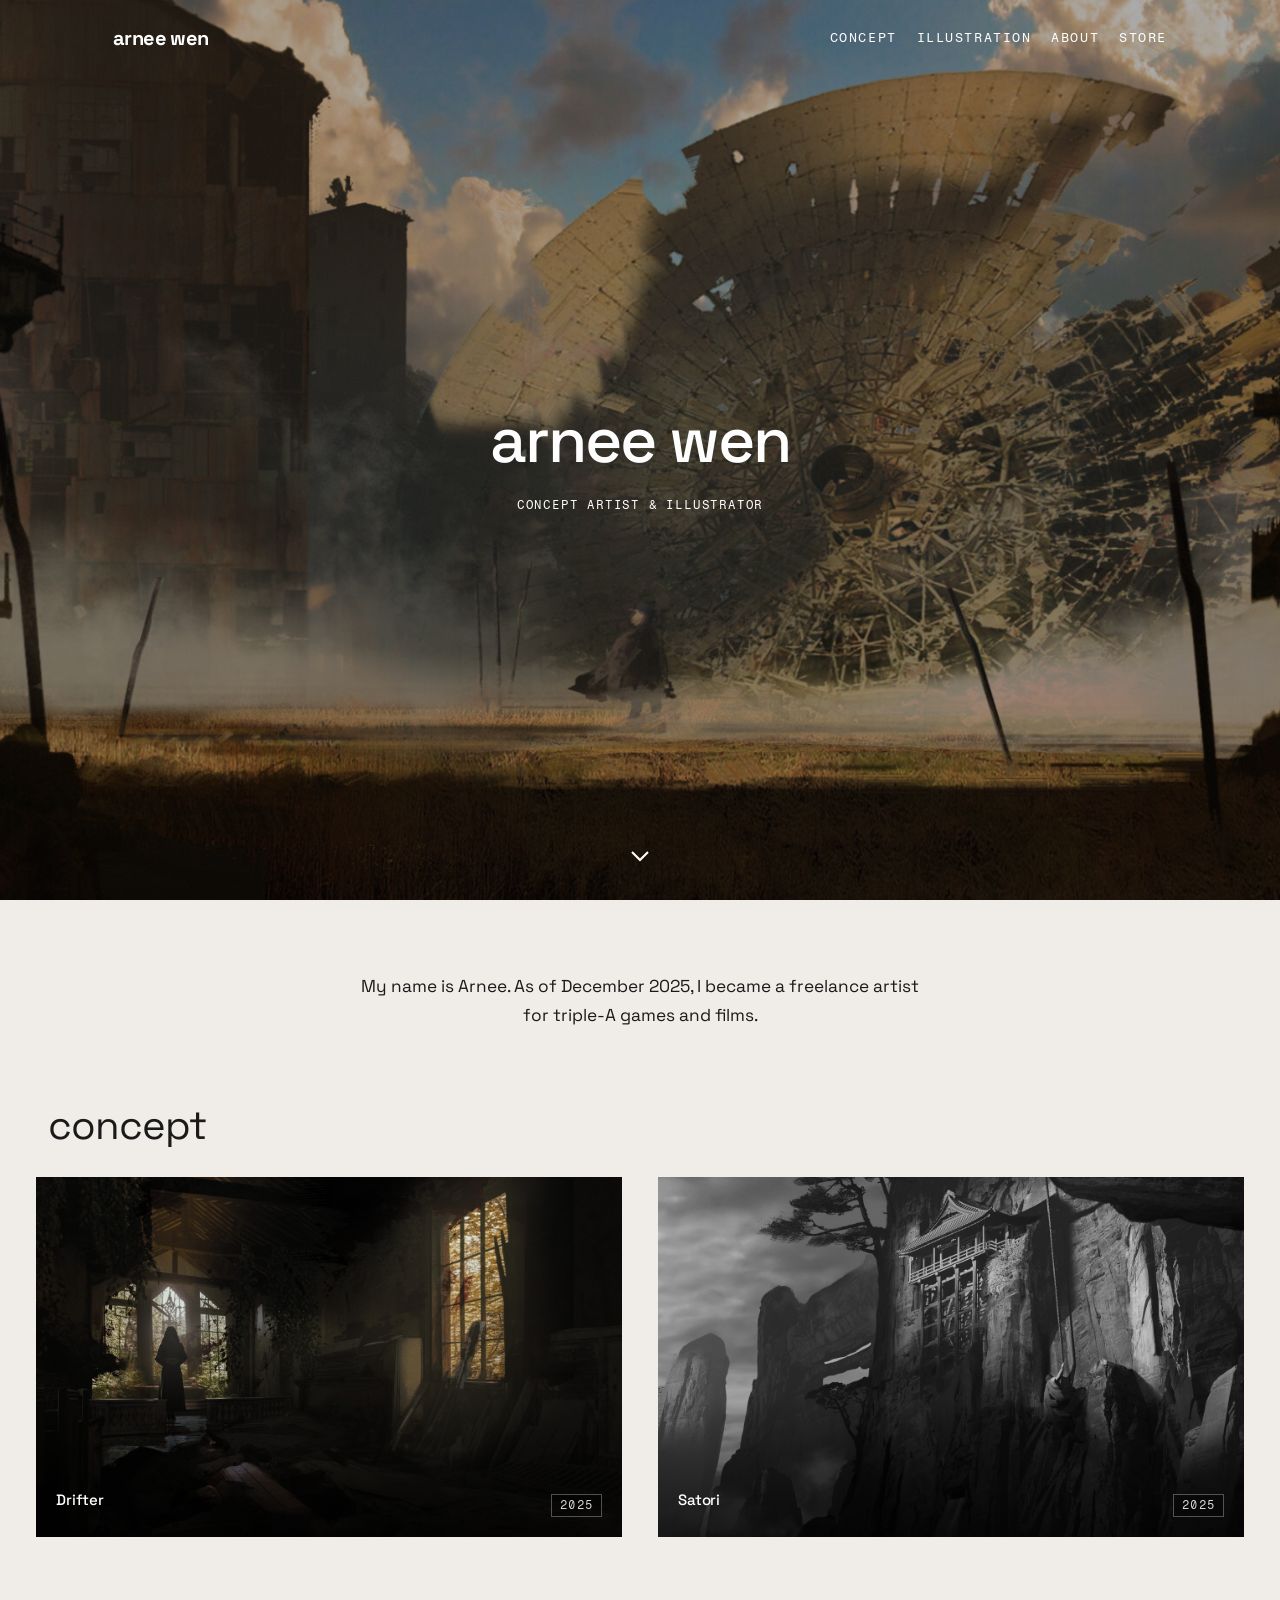
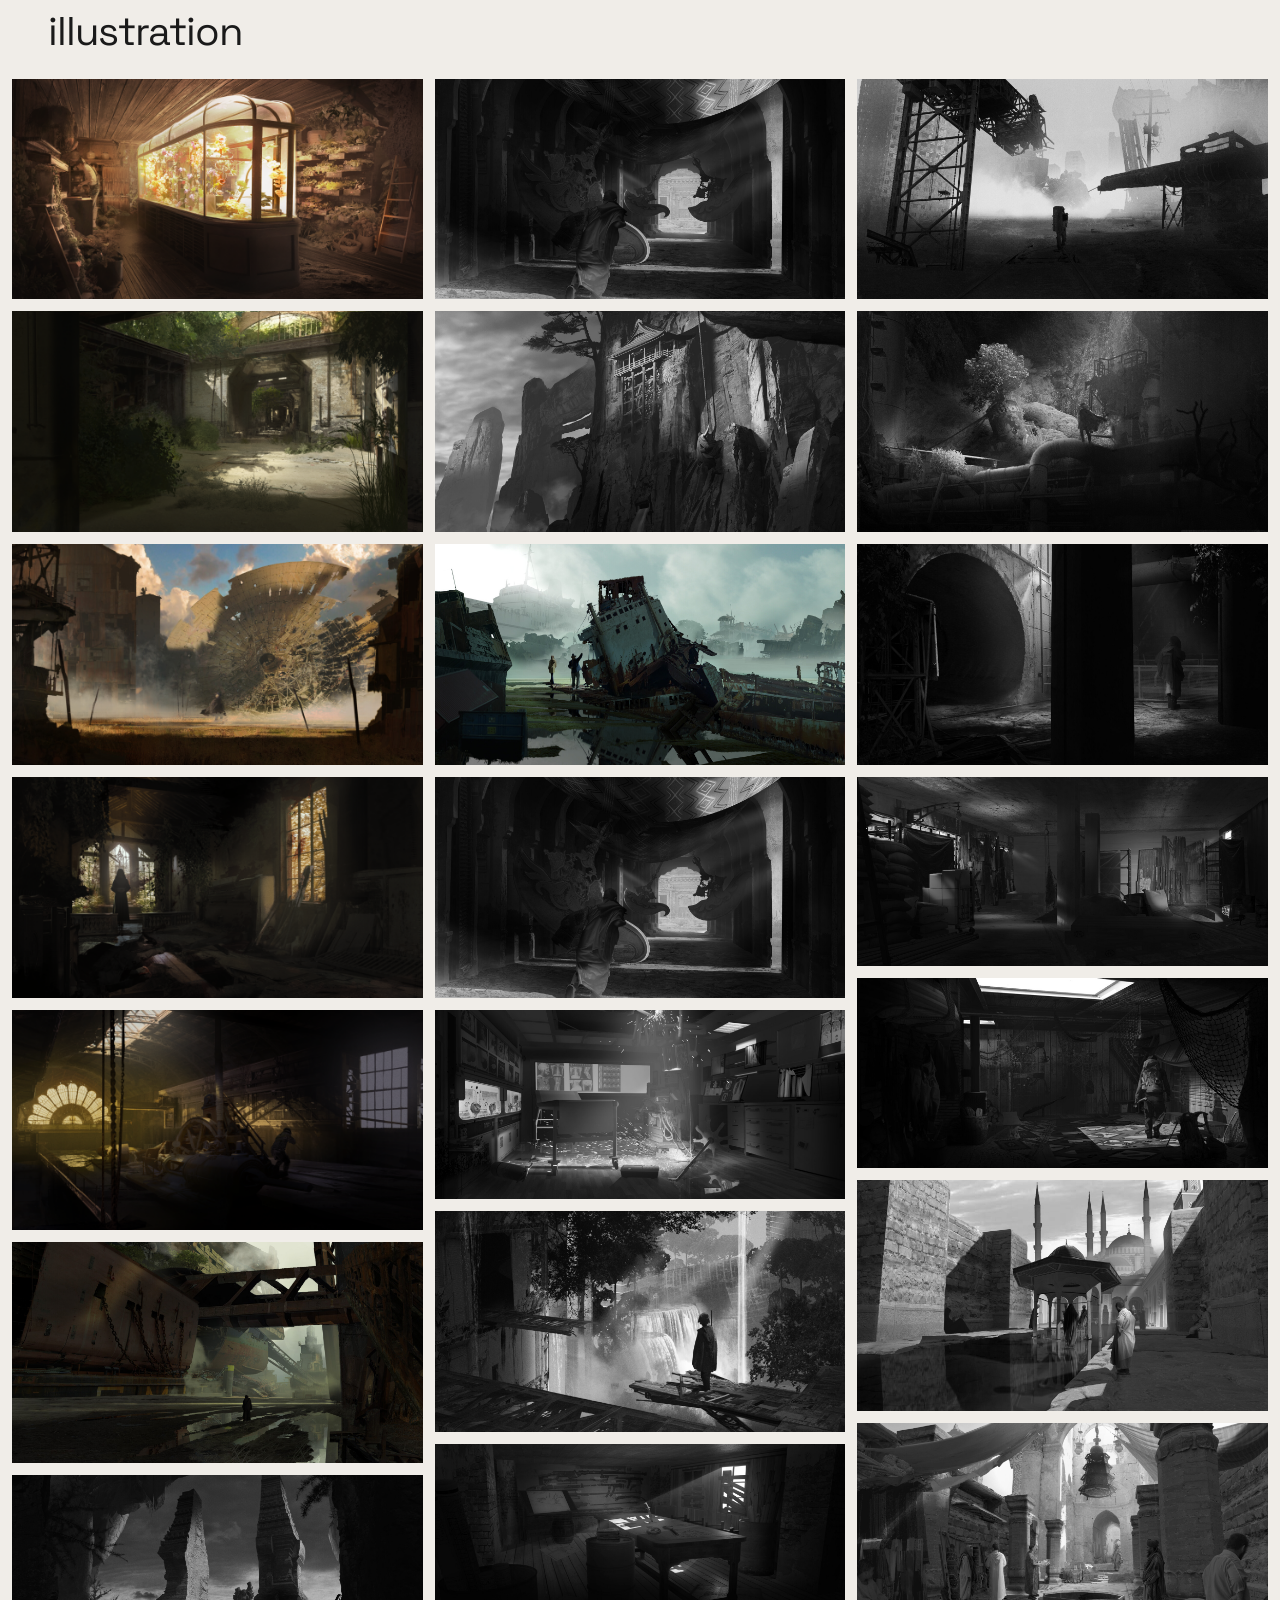
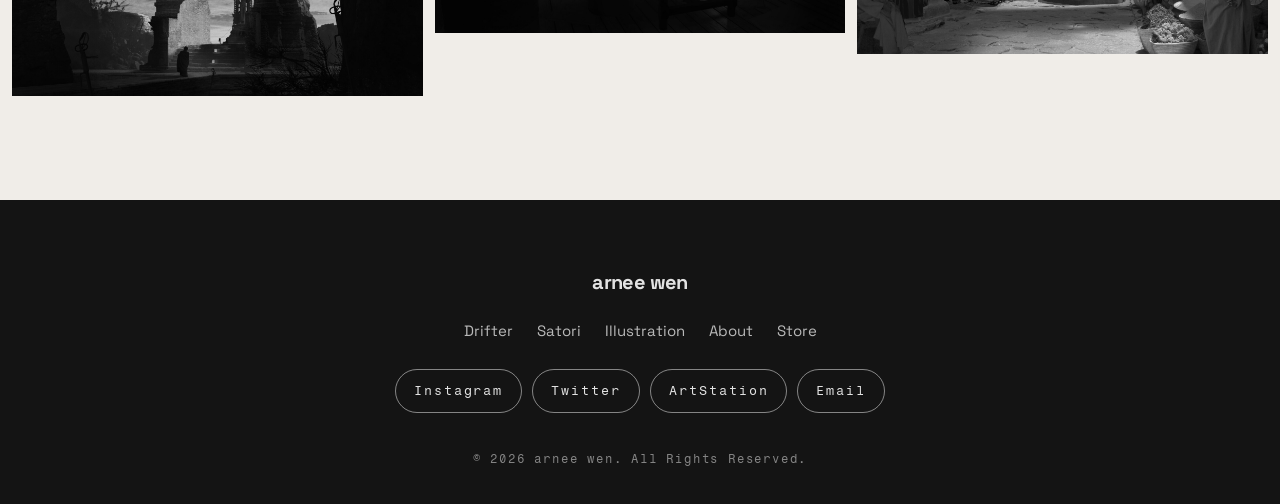
<file: index.html>
<!doctype html><html lang="en" class="no-js has-cursor hide-native-cursor has-motion menu-right" data-dropdown="plain" data-texture="grain" data-hero-title="solid" data-tagline="plain" data-works="halves" data-works-hover="zoom" data-works-card="caption" data-works-width="page" data-cursor-style="single" data-scrollbar="thin" data-scroll-progress="left">
<head>
  <meta charset="utf-8">
  <meta name="viewport" content="width=device-width, initial-scale=1">
  <title>arnee wen</title>
  <meta name="description" content="My name is Arnee. As of December 2025, I became a freelance artist for triple-A games and films.">
  <link rel="icon" href="favicon.svg" type="image/svg+xml">
  <script>document.documentElement.classList.replace('no-js', 'js')</script>
  <link rel="preconnect" href="https://fonts.googleapis.com">
  <link rel="preconnect" href="https://fonts.gstatic.com" crossorigin>
  <link id="theme-fonts" rel="stylesheet" href="https://fonts.googleapis.com/css2?family=Space+Grotesk:wght@400;500;700&amp;family=Fragment+Mono:ital,wght@0,400&amp;display=swap">
  <link rel="stylesheet" href="css/site.css">
  <style id="theme-css">:root{--bg:#f0ede8;--surface:#f7f5f1;--text:#1a1a1a;--muted:#6b6760;--accent:#334bff;--line:#dcd8d1;--hero-text:#ffffff;--footer-bg:#141414;--footer-text:#e2e2e2;--menu-bg:#f0ede8;--menu-text:#1a1a1a;--max-width:1200px;--pad:48px;--header-pad:113px;--header-pad-y:23px;--radius:0px;--image-radius:0px;--hero-overlay:0.33;--works-height:360px;--works-split:60%;--works-gap:36px;--gallery-cols:3;--gallery-cols-t:2;--gallery-cols-m:1;--gallery-gap:12px;--project-pad:4vw;--project-max:none;--scrollbar-thumb:#334bff;--scrollbar-track:#0a0a0a;--cursor-color:#4b35ff;--cursor-dot:#ffffff;--cursor-size:72px;--title-font:"Space Grotesk", sans-serif;--title-weight:700;--title-size:20px;--title-size-t:19px;--title-size-m:18px;--title-lh:1;--title-ls:-0.03em;--title-tt:none;--title-style:normal;--nav-font:"Fragment Mono", monospace;--nav-weight:400;--nav-size:13px;--nav-size-t:19px;--nav-size-m:24px;--nav-lh:1.4;--nav-ls:0.12em;--nav-tt:uppercase;--nav-style:normal;--display-font:"Space Grotesk", sans-serif;--display-weight:500;--display-size:64px;--display-size-t:50px;--display-size-m:36px;--display-lh:1.08;--display-ls:-0.03em;--display-tt:none;--display-style:normal;--heading-font:"Space Grotesk", sans-serif;--heading-weight:400;--heading-size:40px;--heading-size-t:34px;--heading-size-m:28px;--heading-lh:1.15;--heading-ls:-0.025em;--heading-tt:none;--heading-style:normal;--body-font:"Space Grotesk", sans-serif;--body-weight:400;--body-size:15px;--body-size-t:15px;--body-size-m:15px;--body-lh:1.7;--body-ls:0em;--body-tt:none;--body-style:normal;--label-font:"Fragment Mono", monospace;--label-weight:400;--label-size:12px;--label-size-t:12px;--label-size-m:12px;--label-lh:1.4;--label-ls:0.15em;--label-tt:uppercase;--label-style:normal;--button-font:"Fragment Mono", monospace;--button-weight:400;--button-size:13px;--button-size-t:13px;--button-size-m:13px;--button-lh:1;--button-ls:0.15em;--button-tt:uppercase;--button-style:normal}
@media (min-width:1600px){:root{--pad:72px;--header-pad:113px}}
@media (max-width:991px){:root{--header-pad:var(--pad)}}
@media (max-width:767px){:root{--pad:20px;--project-pad:6vw}}</style>
  <script src="js/site.js" defer></script>
</head>
<body class="page-home">
  <a class="skip-link" href="#page">Skip to content</a>
  
  <header class="site-header nav-split site-header--overlay" data-header>
    <div class="header-inner">
      <div class="brand">
        <a class="site-title" href="index.html">arnee wen</a>
        
      </div>
      <nav class="site-nav" aria-label="Main">
        <ul><li class="nav-folder">
    <button class="nav-link" type="button" aria-expanded="false" aria-haspopup="true">Concept</button>
    <ul class="nav-dropdown">
      <li><a href="work/drifter/index.html">Drifter (2025)</a></li><li><a href="work/satori/index.html">Satori (2025)</a></li>
    </ul>
  </li><li><a class="nav-link" href="illustration/index.html"
      >Illustration</a></li><li><a class="nav-link" href="about/index.html"
      >About</a></li><li><a class="nav-link" href="store/index.html"
      >Store</a></li></ul>
      </nav>
      
      <button class="menu-toggle" type="button" aria-expanded="false" aria-controls="mobile-menu">
        <span class="sr-only">Menu</span><span class="bar"></span><span class="bar"></span>
      </button>
    </div>
    <div class="mobile-menu" id="mobile-menu" hidden>
    <div class="mobile-panel is-active" data-panel="root">
      <ul class="mobile-links">
        <li><button class="mobile-link" type="button" data-open-panel="folder-0">Concept</button></li><li><a class="mobile-link" href="illustration/index.html">Illustration</a></li><li><a class="mobile-link" href="about/index.html">About</a></li><li><a class="mobile-link" href="store/index.html">Store</a></li>
      </ul>
      <div class="mobile-social">
            <p class="label">Social</p>
            <ul class="mobile-social-links">
    <li><a href="https://instagram.com/asaagohan" target="_blank" rel="noopener">Instagram</a></li><li><a href="https://x.com/asaagohan" target="_blank" rel="noopener">Twitter</a></li><li><a href="https://www.artstation.com/asaagohan" target="_blank" rel="noopener">ArtStation</a></li><li><a href="mailto:arnee.wenn@gmail.com">Email</a></li>
  </ul>
          </div>
    </div>
    <div class="mobile-panel" data-panel="folder-0" hidden>
        <button class="mobile-back" type="button" data-close-panel><span aria-hidden="true">‹</span> Back</button>
        <ul class="mobile-links mobile-links--folder">
          <li><a class="mobile-link" href="work/drifter/index.html">Drifter (2025)</a></li><li><a class="mobile-link" href="work/satori/index.html">Satori (2025)</a></li>
        </ul>
      </div>
  </div>
  </header>
  <main id="page">
  <section class="hero hero--full">
    <img class="hero-image" src="uploads/1792363574625-f43a4848338e.jpg" alt="" fetchpriority="high">
    <div class="hero-inner">
      <h1 class="hero-title">arnee wen</h1>
      <p class="hero-tagline">Concept Artist &amp; Illustrator</p>
    </div>
    <a class="hero-down" href="#content" aria-label="Scroll to work"><svg viewBox="0 0 24 24" aria-hidden="true"><path d="M6 9l6 6 6-6" fill="none" stroke="currentColor" stroke-width="1.6"/></svg></a>
  </section>
  <div id="content" class="home-content">
    <p class="intro container reveal">My name is Arnee. As of December 2025, I became a freelance artist for triple-A games and films.</p>
    <section class="works-section container" aria-labelledby="works-title">
        <div class="section-head reveal">
          <h2 class="section-title" id="works-title">concept</h2>
        </div>
        <div class="works">
    <a class="work reveal" href="work/drifter/index.html" data-cursor="open">
        <img class="work-image" src="uploads/1792567896879-55140a670dc1.jpg" alt="" loading="eager">
        <span class="work-info">
          <span class="pill work-title">Drifter</span>
          <span class="work-info-meta"><span class="pill">2025</span></span>
        </span>
      </a><a class="work reveal" href="work/satori/index.html" data-cursor="open">
        <img class="work-image" src="uploads/1792567915051-da2c34f7e5f8.jpg" alt="" loading="eager">
        <span class="work-info">
          <span class="pill work-title">Satori</span>
          <span class="work-info-meta"><span class="pill">2025</span></span>
        </span>
      </a>
  </div>
      </section>
    <section class="home-gallery is-full-bleed" aria-label="Illustration">
        <h2 class="section-title gallery-heading reveal">illustration</h2>
        <div class="gallery gallery--masonry" data-lightbox>
    <figure class="gallery-item reveal" id="item-2">
        <a href="?item=2" data-full="uploads/1792565787040-fe27616b99fd.png" data-cursor="image">
          <img src="uploads/1792565787040-fe27616b99fd.png" alt="" loading="lazy">
          <span class="sr-only">View full size</span>
        </a>
      </figure><figure class="gallery-item reveal" id="item-3">
        <a href="?item=3" data-full="uploads/1792565787048-996d025531af.png" data-cursor="image">
          <img src="uploads/1792565787048-996d025531af.png" alt="" loading="lazy">
          <span class="sr-only">View full size</span>
        </a>
      </figure><figure class="gallery-item reveal" id="item-6">
        <a href="?item=6" data-full="uploads/1792566215826-a495ea52b2b3.jpg" data-cursor="image">
          <img src="uploads/1792566215826-a495ea52b2b3.jpg" alt="" loading="lazy">
          <span class="sr-only">View full size</span>
        </a>
      </figure><figure class="gallery-item reveal" id="item-5">
        <a href="?item=5" data-full="uploads/1792565787063-70100a74322a.png" data-cursor="image">
          <img src="uploads/1792565787063-70100a74322a.png" alt="" loading="lazy">
          <span class="sr-only">View full size</span>
        </a>
      </figure><figure class="gallery-item reveal" id="item-4">
        <a href="?item=4" data-full="uploads/1792565787055-d31705379f3c.png" data-cursor="image">
          <img src="uploads/1792565787055-d31705379f3c.png" alt="" loading="lazy">
          <span class="sr-only">View full size</span>
        </a>
      </figure><figure class="gallery-item reveal" id="item-17">
        <a href="?item=17" data-full="uploads/1792566361377-462e47bd3aac.jpg" data-cursor="image">
          <img src="uploads/1792566361377-462e47bd3aac.jpg" alt="" loading="lazy">
          <span class="sr-only">View full size</span>
        </a>
      </figure><figure class="gallery-item reveal" id="item-8">
        <a href="?item=8" data-full="uploads/1792566318298-366ea03f2fa1.jpg" data-cursor="image">
          <img src="uploads/1792566318298-366ea03f2fa1.jpg" alt="" loading="lazy">
          <span class="sr-only">View full size</span>
        </a>
      </figure><figure class="gallery-item reveal" id="item-9">
        <a href="?item=9" data-full="uploads/1792566318300-ef972745aac1.jpg" data-cursor="image">
          <img src="uploads/1792566318300-ef972745aac1.jpg" alt="" loading="lazy">
          <span class="sr-only">View full size</span>
        </a>
      </figure><figure class="gallery-item reveal" id="item-13">
        <a href="?item=13" data-full="uploads/1792566318303-edd4b8bc04ef.jpg" data-cursor="image">
          <img src="uploads/1792566318303-edd4b8bc04ef.jpg" alt="" loading="lazy">
          <span class="sr-only">View full size</span>
        </a>
      </figure><figure class="gallery-item reveal" id="item-15">
        <a href="?item=15" data-full="uploads/1792566361358-fb73becb3e5a.jpg" data-cursor="image">
          <img src="uploads/1792566361358-fb73becb3e5a.jpg" alt="" loading="lazy">
          <span class="sr-only">View full size</span>
        </a>
      </figure><figure class="gallery-item reveal" id="item-18">
        <a href="?item=18" data-full="uploads/1792566411932-805a12566cf0.jpg" data-cursor="image">
          <img src="uploads/1792566411932-805a12566cf0.jpg" alt="" loading="lazy">
          <span class="sr-only">View full size</span>
        </a>
      </figure><figure class="gallery-item reveal" id="item-19">
        <a href="?item=19" data-full="uploads/1792566549560-1eaf622fbc30.jpg" data-cursor="image">
          <img src="uploads/1792566549560-1eaf622fbc30.jpg" alt="" loading="lazy">
          <span class="sr-only">View full size</span>
        </a>
      </figure><figure class="gallery-item reveal" id="item-21">
        <a href="?item=21" data-full="uploads/1792566549562-27afd283578e.jpg" data-cursor="image">
          <img src="uploads/1792566549562-27afd283578e.jpg" alt="" loading="lazy">
          <span class="sr-only">View full size</span>
        </a>
      </figure><figure class="gallery-item reveal" id="item-22">
        <a href="?item=22" data-full="uploads/1792566549563-a78e2c0956fb.jpg" data-cursor="image">
          <img src="uploads/1792566549563-a78e2c0956fb.jpg" alt="" loading="lazy">
          <span class="sr-only">View full size</span>
        </a>
      </figure><figure class="gallery-item reveal" id="item-23">
        <a href="?item=23" data-full="uploads/1792566549564-a21089d8b441.jpg" data-cursor="image">
          <img src="uploads/1792566549564-a21089d8b441.jpg" alt="" loading="lazy">
          <span class="sr-only">View full size</span>
        </a>
      </figure><figure class="gallery-item reveal" id="item-24">
        <a href="?item=24" data-full="uploads/1792566549565-6b296067b21d.jpg" data-cursor="image">
          <img src="uploads/1792566549565-6b296067b21d.jpg" alt="" loading="lazy">
          <span class="sr-only">View full size</span>
        </a>
      </figure><figure class="gallery-item reveal" id="item-25">
        <a href="?item=25" data-full="uploads/1792566549566-cf6436403441.jpg" data-cursor="image">
          <img src="uploads/1792566549566-cf6436403441.jpg" alt="" loading="lazy">
          <span class="sr-only">View full size</span>
        </a>
      </figure><figure class="gallery-item reveal" id="item-26">
        <a href="?item=26" data-full="uploads/1792566549567-f930f31bb9a5.jpg" data-cursor="image">
          <img src="uploads/1792566549567-f930f31bb9a5.jpg" alt="" loading="lazy">
          <span class="sr-only">View full size</span>
        </a>
      </figure><figure class="gallery-item reveal" id="item-27">
        <a href="?item=27" data-full="uploads/1792566549567-fac56c9ab05e.jpg" data-cursor="image">
          <img src="uploads/1792566549567-fac56c9ab05e.jpg" alt="" loading="lazy">
          <span class="sr-only">View full size</span>
        </a>
      </figure><figure class="gallery-item reveal" id="item-28">
        <a href="?item=28" data-full="uploads/1792568330760-eef173129670.jpg" data-cursor="image">
          <img src="uploads/1792568330760-eef173129670.jpg" alt="" loading="lazy">
          <span class="sr-only">View full size</span>
        </a>
      </figure><figure class="gallery-item reveal" id="item-29">
        <a href="?item=29" data-full="uploads/1792568330761-93e286c7a57c.jpg" data-cursor="image">
          <img src="uploads/1792568330761-93e286c7a57c.jpg" alt="" loading="lazy">
          <span class="sr-only">View full size</span>
        </a>
      </figure>
  </div>
      </section>
  </div></main>
  <footer class="site-footer">
    <div class="footer-inner">
      <a class="footer-title" href="index.html">arnee wen</a>
      <nav class="footer-nav" aria-label="Footer">
        <a href="work/drifter/index.html">Drifter</a><a href="work/satori/index.html">Satori</a><a href="illustration/index.html">Illustration</a><a href="about/index.html">About</a><a href="store/index.html">Store</a>
      </nav>
      <ul class="footer-social">
    <li><a href="https://instagram.com/asaagohan" target="_blank" rel="noopener">Instagram</a></li><li><a href="https://x.com/asaagohan" target="_blank" rel="noopener">Twitter</a></li><li><a href="https://www.artstation.com/asaagohan" target="_blank" rel="noopener">ArtStation</a></li><li><a href="mailto:arnee.wenn@gmail.com">Email</a></li>
  </ul>
      <p class="footer-note">© 2026 arnee wen. All Rights Reserved.</p>
    </div>
  </footer>
  <div class="scroll-progress" aria-hidden="true"></div>
  <div class="cursor" aria-hidden="true" data-label="View" data-label-image="View">
    <div class="cursor-ring"><div class="cursor-ring-inner"><span class="cursor-text"></span></div></div>
    <div class="cursor-dot"><div class="cursor-dot-inner"></div></div>
  </div>
</body>
</html>
</file>
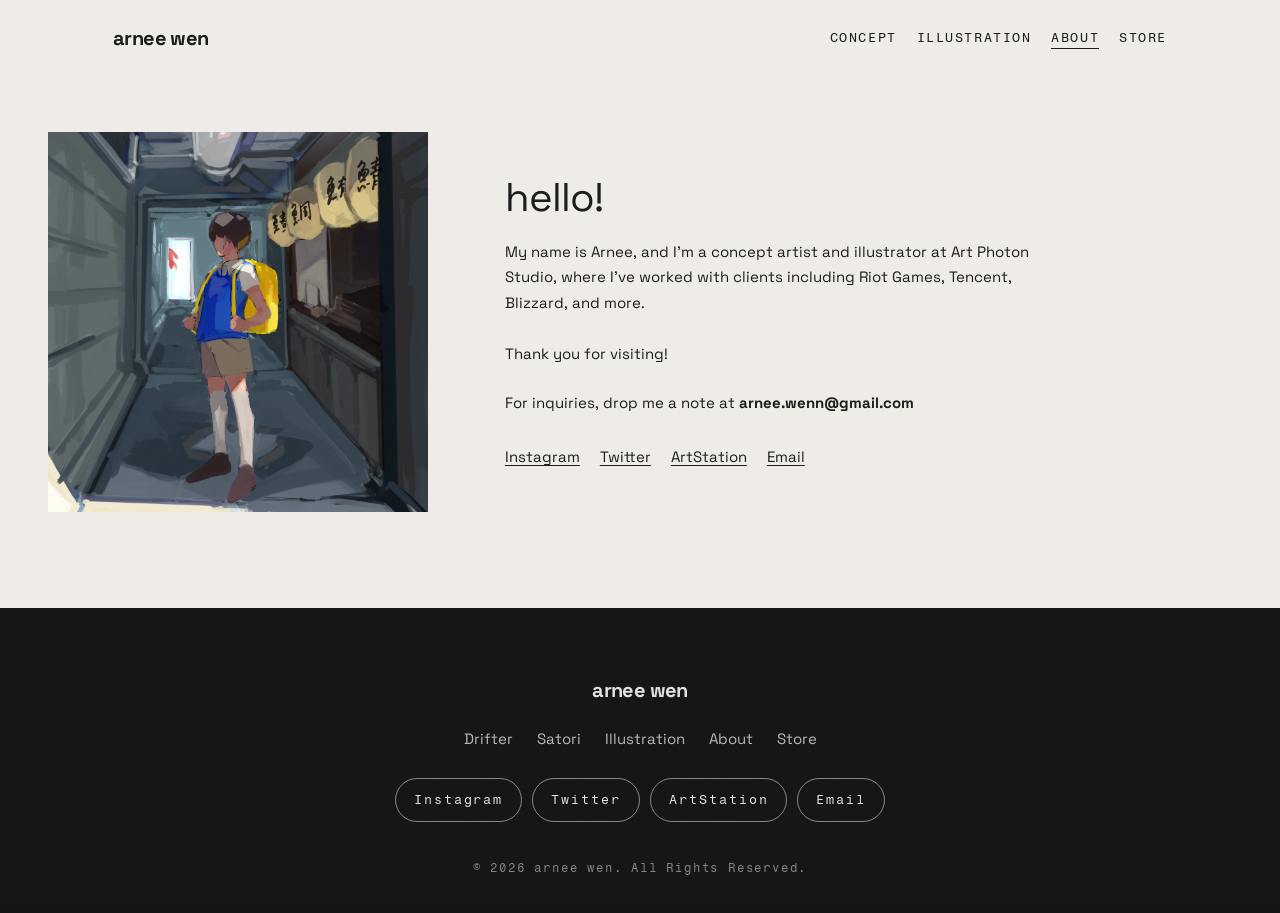
<file: about/index.html>
<!doctype html><html lang="en" class="no-js has-cursor hide-native-cursor has-motion menu-right" data-dropdown="plain" data-texture="grain" data-hero-title="solid" data-tagline="plain" data-works="halves" data-works-hover="zoom" data-works-card="caption" data-works-width="page" data-cursor-style="single" data-scrollbar="thin" data-scroll-progress="left">
<head>
  <meta charset="utf-8">
  <meta name="viewport" content="width=device-width, initial-scale=1">
  <title>About — arnee wen</title>
  <meta name="description" content="My name is Arnee. As of December 2025, I became a freelance artist for triple-A games and films.">
  <link rel="icon" href="../favicon.svg" type="image/svg+xml">
  <script>document.documentElement.classList.replace('no-js', 'js')</script>
  <link rel="preconnect" href="https://fonts.googleapis.com">
  <link rel="preconnect" href="https://fonts.gstatic.com" crossorigin>
  <link id="theme-fonts" rel="stylesheet" href="https://fonts.googleapis.com/css2?family=Space+Grotesk:wght@400;500;700&amp;family=Fragment+Mono:ital,wght@0,400&amp;display=swap">
  <link rel="stylesheet" href="../css/site.css">
  <style id="theme-css">:root{--bg:#f0ede8;--surface:#f7f5f1;--text:#1a1a1a;--muted:#6b6760;--accent:#334bff;--line:#dcd8d1;--hero-text:#ffffff;--footer-bg:#141414;--footer-text:#e2e2e2;--menu-bg:#f0ede8;--menu-text:#1a1a1a;--max-width:1200px;--pad:48px;--header-pad:113px;--header-pad-y:23px;--radius:0px;--image-radius:0px;--hero-overlay:0.33;--works-height:360px;--works-split:60%;--works-gap:36px;--gallery-cols:3;--gallery-cols-t:2;--gallery-cols-m:1;--gallery-gap:12px;--project-pad:4vw;--project-max:none;--scrollbar-thumb:#334bff;--scrollbar-track:#0a0a0a;--cursor-color:#4b35ff;--cursor-dot:#ffffff;--cursor-size:72px;--title-font:"Space Grotesk", sans-serif;--title-weight:700;--title-size:20px;--title-size-t:19px;--title-size-m:18px;--title-lh:1;--title-ls:-0.03em;--title-tt:none;--title-style:normal;--nav-font:"Fragment Mono", monospace;--nav-weight:400;--nav-size:13px;--nav-size-t:19px;--nav-size-m:24px;--nav-lh:1.4;--nav-ls:0.12em;--nav-tt:uppercase;--nav-style:normal;--display-font:"Space Grotesk", sans-serif;--display-weight:500;--display-size:64px;--display-size-t:50px;--display-size-m:36px;--display-lh:1.08;--display-ls:-0.03em;--display-tt:none;--display-style:normal;--heading-font:"Space Grotesk", sans-serif;--heading-weight:400;--heading-size:40px;--heading-size-t:34px;--heading-size-m:28px;--heading-lh:1.15;--heading-ls:-0.025em;--heading-tt:none;--heading-style:normal;--body-font:"Space Grotesk", sans-serif;--body-weight:400;--body-size:15px;--body-size-t:15px;--body-size-m:15px;--body-lh:1.7;--body-ls:0em;--body-tt:none;--body-style:normal;--label-font:"Fragment Mono", monospace;--label-weight:400;--label-size:12px;--label-size-t:12px;--label-size-m:12px;--label-lh:1.4;--label-ls:0.15em;--label-tt:uppercase;--label-style:normal;--button-font:"Fragment Mono", monospace;--button-weight:400;--button-size:13px;--button-size-t:13px;--button-size-m:13px;--button-lh:1;--button-ls:0.15em;--button-tt:uppercase;--button-style:normal}
@media (min-width:1600px){:root{--pad:72px;--header-pad:113px}}
@media (max-width:991px){:root{--header-pad:var(--pad)}}
@media (max-width:767px){:root{--pad:20px;--project-pad:6vw}}</style>
  <script src="../js/site.js" defer></script>
</head>
<body class="page-about">
  <a class="skip-link" href="#page">Skip to content</a>
  
  <header class="site-header nav-split" data-header>
    <div class="header-inner">
      <div class="brand">
        <a class="site-title" href="../index.html">arnee wen</a>
        
      </div>
      <nav class="site-nav" aria-label="Main">
        <ul><li class="nav-folder">
    <button class="nav-link" type="button" aria-expanded="false" aria-haspopup="true">Concept</button>
    <ul class="nav-dropdown">
      <li><a href="../work/drifter/index.html">Drifter (2025)</a></li><li><a href="../work/satori/index.html">Satori (2025)</a></li>
    </ul>
  </li><li><a class="nav-link" href="../illustration/index.html"
      >Illustration</a></li><li><a class="nav-link is-current" href="../about/index.html"
      aria-current="page">About</a></li><li><a class="nav-link" href="../store/index.html"
      >Store</a></li></ul>
      </nav>
      
      <button class="menu-toggle" type="button" aria-expanded="false" aria-controls="mobile-menu">
        <span class="sr-only">Menu</span><span class="bar"></span><span class="bar"></span>
      </button>
    </div>
    <div class="mobile-menu" id="mobile-menu" hidden>
    <div class="mobile-panel is-active" data-panel="root">
      <ul class="mobile-links">
        <li><button class="mobile-link" type="button" data-open-panel="folder-0">Concept</button></li><li><a class="mobile-link" href="../illustration/index.html">Illustration</a></li><li><a class="mobile-link is-current" href="../about/index.html">About</a></li><li><a class="mobile-link" href="../store/index.html">Store</a></li>
      </ul>
      <div class="mobile-social">
            <p class="label">Social</p>
            <ul class="mobile-social-links">
    <li><a href="https://instagram.com/asaagohan" target="_blank" rel="noopener">Instagram</a></li><li><a href="https://x.com/asaagohan" target="_blank" rel="noopener">Twitter</a></li><li><a href="https://www.artstation.com/asaagohan" target="_blank" rel="noopener">ArtStation</a></li><li><a href="mailto:arnee.wenn@gmail.com">Email</a></li>
  </ul>
          </div>
    </div>
    <div class="mobile-panel" data-panel="folder-0" hidden>
        <button class="mobile-back" type="button" data-close-panel><span aria-hidden="true">‹</span> Back</button>
        <ul class="mobile-links mobile-links--folder">
          <li><a class="mobile-link" href="../work/drifter/index.html">Drifter (2025)</a></li><li><a class="mobile-link" href="../work/satori/index.html">Satori (2025)</a></li>
        </ul>
      </div>
  </div>
  </header>
  <main id="page"><section class="about page-top container">
    <div class="about-grid">
      <figure class="about-portrait about-portrait--square reveal"><img src="../uploads/1792572208975-c155ed344713.png" alt="Portrait of arnee wen"></figure>
      <div class="about-copy reveal">
        
        <h1 class="about-heading">hello!</h1>
        <div class="about-body"><p>My name is Arnee, and I’m a concept artist and illustrator at Art Photon Studio, where I’ve worked with clients including Riot Games, Tencent, Blizzard, and more.

Thank you for visiting!</p></div>
        <p class="about-contact">For inquiries, drop me a note at
              <a href="mailto:arnee.wenn@gmail.com"><strong>arnee.wenn@gmail.com</strong></a></p>
        <ul class="about-social">
    <li><a href="https://instagram.com/asaagohan" target="_blank" rel="noopener">Instagram</a></li><li><a href="https://x.com/asaagohan" target="_blank" rel="noopener">Twitter</a></li><li><a href="https://www.artstation.com/asaagohan" target="_blank" rel="noopener">ArtStation</a></li><li><a href="mailto:arnee.wenn@gmail.com">Email</a></li>
  </ul>
      </div>
    </div>
  </section></main>
  <footer class="site-footer">
    <div class="footer-inner">
      <a class="footer-title" href="../index.html">arnee wen</a>
      <nav class="footer-nav" aria-label="Footer">
        <a href="../work/drifter/index.html">Drifter</a><a href="../work/satori/index.html">Satori</a><a href="../illustration/index.html">Illustration</a><a href="../about/index.html">About</a><a href="../store/index.html">Store</a>
      </nav>
      <ul class="footer-social">
    <li><a href="https://instagram.com/asaagohan" target="_blank" rel="noopener">Instagram</a></li><li><a href="https://x.com/asaagohan" target="_blank" rel="noopener">Twitter</a></li><li><a href="https://www.artstation.com/asaagohan" target="_blank" rel="noopener">ArtStation</a></li><li><a href="mailto:arnee.wenn@gmail.com">Email</a></li>
  </ul>
      <p class="footer-note">© 2026 arnee wen. All Rights Reserved.</p>
    </div>
  </footer>
  <div class="scroll-progress" aria-hidden="true"></div>
  <div class="cursor" aria-hidden="true" data-label="View" data-label-image="View">
    <div class="cursor-ring"><div class="cursor-ring-inner"><span class="cursor-text"></span></div></div>
    <div class="cursor-dot"><div class="cursor-dot-inner"></div></div>
  </div>
</body>
</html>
</file>
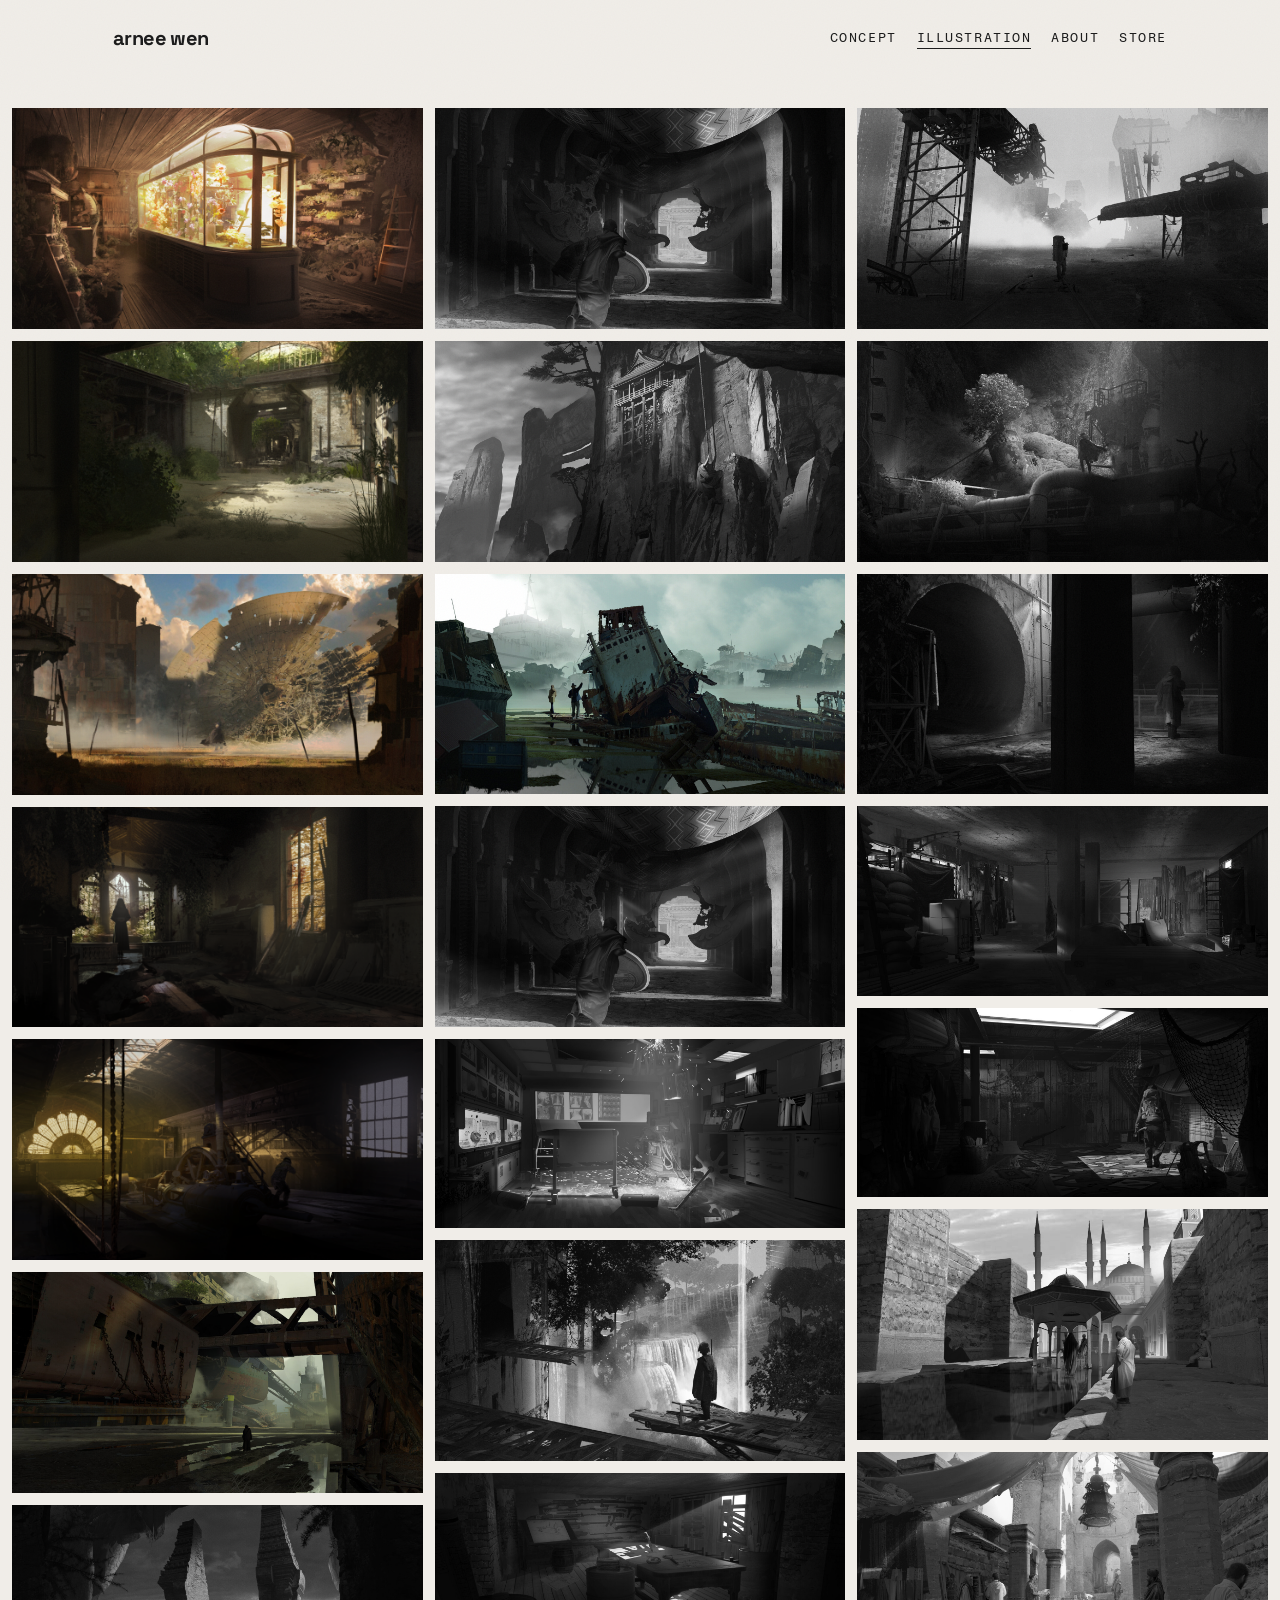
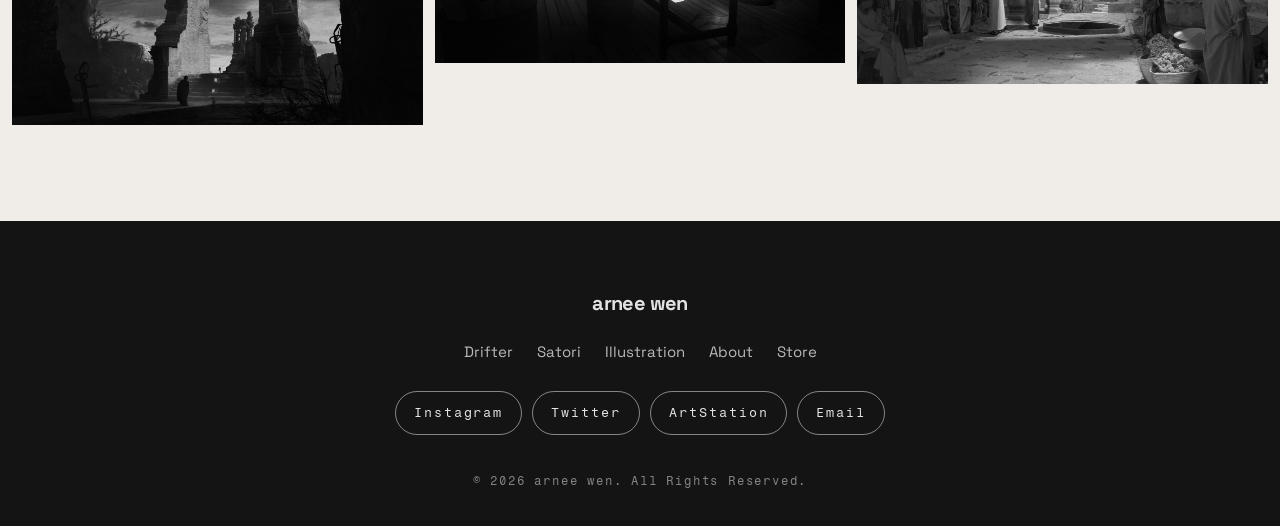
<file: illustration/index.html>
<!doctype html><html lang="en" class="no-js has-cursor hide-native-cursor has-motion menu-right" data-dropdown="plain" data-texture="grain" data-hero-title="solid" data-tagline="plain" data-works="halves" data-works-hover="zoom" data-works-card="caption" data-works-width="page" data-cursor-style="single" data-scrollbar="thin" data-scroll-progress="left">
<head>
  <meta charset="utf-8">
  <meta name="viewport" content="width=device-width, initial-scale=1">
  <title>Illustration — arnee wen</title>
  <meta name="description" content="My name is Arnee. As of December 2025, I became a freelance artist for triple-A games and films.">
  <link rel="icon" href="../favicon.svg" type="image/svg+xml">
  <script>document.documentElement.classList.replace('no-js', 'js')</script>
  <link rel="preconnect" href="https://fonts.googleapis.com">
  <link rel="preconnect" href="https://fonts.gstatic.com" crossorigin>
  <link id="theme-fonts" rel="stylesheet" href="https://fonts.googleapis.com/css2?family=Space+Grotesk:wght@400;500;700&amp;family=Fragment+Mono:ital,wght@0,400&amp;display=swap">
  <link rel="stylesheet" href="../css/site.css">
  <style id="theme-css">:root{--bg:#f0ede8;--surface:#f7f5f1;--text:#1a1a1a;--muted:#6b6760;--accent:#334bff;--line:#dcd8d1;--hero-text:#ffffff;--footer-bg:#141414;--footer-text:#e2e2e2;--menu-bg:#f0ede8;--menu-text:#1a1a1a;--max-width:1200px;--pad:48px;--header-pad:113px;--header-pad-y:23px;--radius:0px;--image-radius:0px;--hero-overlay:0.33;--works-height:360px;--works-split:60%;--works-gap:36px;--gallery-cols:3;--gallery-cols-t:2;--gallery-cols-m:1;--gallery-gap:12px;--project-pad:4vw;--project-max:none;--scrollbar-thumb:#334bff;--scrollbar-track:#0a0a0a;--cursor-color:#4b35ff;--cursor-dot:#ffffff;--cursor-size:72px;--title-font:"Space Grotesk", sans-serif;--title-weight:700;--title-size:20px;--title-size-t:19px;--title-size-m:18px;--title-lh:1;--title-ls:-0.03em;--title-tt:none;--title-style:normal;--nav-font:"Fragment Mono", monospace;--nav-weight:400;--nav-size:13px;--nav-size-t:19px;--nav-size-m:24px;--nav-lh:1.4;--nav-ls:0.12em;--nav-tt:uppercase;--nav-style:normal;--display-font:"Space Grotesk", sans-serif;--display-weight:500;--display-size:64px;--display-size-t:50px;--display-size-m:36px;--display-lh:1.08;--display-ls:-0.03em;--display-tt:none;--display-style:normal;--heading-font:"Space Grotesk", sans-serif;--heading-weight:400;--heading-size:40px;--heading-size-t:34px;--heading-size-m:28px;--heading-lh:1.15;--heading-ls:-0.025em;--heading-tt:none;--heading-style:normal;--body-font:"Space Grotesk", sans-serif;--body-weight:400;--body-size:15px;--body-size-t:15px;--body-size-m:15px;--body-lh:1.7;--body-ls:0em;--body-tt:none;--body-style:normal;--label-font:"Fragment Mono", monospace;--label-weight:400;--label-size:12px;--label-size-t:12px;--label-size-m:12px;--label-lh:1.4;--label-ls:0.15em;--label-tt:uppercase;--label-style:normal;--button-font:"Fragment Mono", monospace;--button-weight:400;--button-size:13px;--button-size-t:13px;--button-size-m:13px;--button-lh:1;--button-ls:0.15em;--button-tt:uppercase;--button-style:normal}
@media (min-width:1600px){:root{--pad:72px;--header-pad:113px}}
@media (max-width:991px){:root{--header-pad:var(--pad)}}
@media (max-width:767px){:root{--pad:20px;--project-pad:6vw}}</style>
  <script src="../js/site.js" defer></script>
</head>
<body class="page-illustration">
  <a class="skip-link" href="#page">Skip to content</a>
  
  <header class="site-header nav-split" data-header>
    <div class="header-inner">
      <div class="brand">
        <a class="site-title" href="../index.html">arnee wen</a>
        
      </div>
      <nav class="site-nav" aria-label="Main">
        <ul><li class="nav-folder">
    <button class="nav-link" type="button" aria-expanded="false" aria-haspopup="true">Concept</button>
    <ul class="nav-dropdown">
      <li><a href="../work/drifter/index.html">Drifter (2025)</a></li><li><a href="../work/satori/index.html">Satori (2025)</a></li>
    </ul>
  </li><li><a class="nav-link is-current" href="../illustration/index.html"
      aria-current="page">Illustration</a></li><li><a class="nav-link" href="../about/index.html"
      >About</a></li><li><a class="nav-link" href="../store/index.html"
      >Store</a></li></ul>
      </nav>
      
      <button class="menu-toggle" type="button" aria-expanded="false" aria-controls="mobile-menu">
        <span class="sr-only">Menu</span><span class="bar"></span><span class="bar"></span>
      </button>
    </div>
    <div class="mobile-menu" id="mobile-menu" hidden>
    <div class="mobile-panel is-active" data-panel="root">
      <ul class="mobile-links">
        <li><button class="mobile-link" type="button" data-open-panel="folder-0">Concept</button></li><li><a class="mobile-link is-current" href="../illustration/index.html">Illustration</a></li><li><a class="mobile-link" href="../about/index.html">About</a></li><li><a class="mobile-link" href="../store/index.html">Store</a></li>
      </ul>
      <div class="mobile-social">
            <p class="label">Social</p>
            <ul class="mobile-social-links">
    <li><a href="https://instagram.com/asaagohan" target="_blank" rel="noopener">Instagram</a></li><li><a href="https://x.com/asaagohan" target="_blank" rel="noopener">Twitter</a></li><li><a href="https://www.artstation.com/asaagohan" target="_blank" rel="noopener">ArtStation</a></li><li><a href="mailto:arnee.wenn@gmail.com">Email</a></li>
  </ul>
          </div>
    </div>
    <div class="mobile-panel" data-panel="folder-0" hidden>
        <button class="mobile-back" type="button" data-close-panel><span aria-hidden="true">‹</span> Back</button>
        <ul class="mobile-links mobile-links--folder">
          <li><a class="mobile-link" href="../work/drifter/index.html">Drifter (2025)</a></li><li><a class="mobile-link" href="../work/satori/index.html">Satori (2025)</a></li>
        </ul>
      </div>
  </div>
  </header>
  <main id="page"><section class="gallery-page page-top is-full-bleed">
    <h1 class="sr-only">Illustration</h1>
    <div class="gallery gallery--masonry" data-lightbox>
    <figure class="gallery-item reveal" id="item-2">
        <a href="?item=2" data-full="../uploads/1792565787040-fe27616b99fd.png" data-cursor="image">
          <img src="../uploads/1792565787040-fe27616b99fd.png" alt="" loading="lazy">
          <span class="sr-only">View full size</span>
        </a>
      </figure><figure class="gallery-item reveal" id="item-3">
        <a href="?item=3" data-full="../uploads/1792565787048-996d025531af.png" data-cursor="image">
          <img src="../uploads/1792565787048-996d025531af.png" alt="" loading="lazy">
          <span class="sr-only">View full size</span>
        </a>
      </figure><figure class="gallery-item reveal" id="item-6">
        <a href="?item=6" data-full="../uploads/1792566215826-a495ea52b2b3.jpg" data-cursor="image">
          <img src="../uploads/1792566215826-a495ea52b2b3.jpg" alt="" loading="lazy">
          <span class="sr-only">View full size</span>
        </a>
      </figure><figure class="gallery-item reveal" id="item-5">
        <a href="?item=5" data-full="../uploads/1792565787063-70100a74322a.png" data-cursor="image">
          <img src="../uploads/1792565787063-70100a74322a.png" alt="" loading="lazy">
          <span class="sr-only">View full size</span>
        </a>
      </figure><figure class="gallery-item reveal" id="item-4">
        <a href="?item=4" data-full="../uploads/1792565787055-d31705379f3c.png" data-cursor="image">
          <img src="../uploads/1792565787055-d31705379f3c.png" alt="" loading="lazy">
          <span class="sr-only">View full size</span>
        </a>
      </figure><figure class="gallery-item reveal" id="item-17">
        <a href="?item=17" data-full="../uploads/1792566361377-462e47bd3aac.jpg" data-cursor="image">
          <img src="../uploads/1792566361377-462e47bd3aac.jpg" alt="" loading="lazy">
          <span class="sr-only">View full size</span>
        </a>
      </figure><figure class="gallery-item reveal" id="item-8">
        <a href="?item=8" data-full="../uploads/1792566318298-366ea03f2fa1.jpg" data-cursor="image">
          <img src="../uploads/1792566318298-366ea03f2fa1.jpg" alt="" loading="lazy">
          <span class="sr-only">View full size</span>
        </a>
      </figure><figure class="gallery-item reveal" id="item-9">
        <a href="?item=9" data-full="../uploads/1792566318300-ef972745aac1.jpg" data-cursor="image">
          <img src="../uploads/1792566318300-ef972745aac1.jpg" alt="" loading="lazy">
          <span class="sr-only">View full size</span>
        </a>
      </figure><figure class="gallery-item reveal" id="item-13">
        <a href="?item=13" data-full="../uploads/1792566318303-edd4b8bc04ef.jpg" data-cursor="image">
          <img src="../uploads/1792566318303-edd4b8bc04ef.jpg" alt="" loading="lazy">
          <span class="sr-only">View full size</span>
        </a>
      </figure><figure class="gallery-item reveal" id="item-15">
        <a href="?item=15" data-full="../uploads/1792566361358-fb73becb3e5a.jpg" data-cursor="image">
          <img src="../uploads/1792566361358-fb73becb3e5a.jpg" alt="" loading="lazy">
          <span class="sr-only">View full size</span>
        </a>
      </figure><figure class="gallery-item reveal" id="item-18">
        <a href="?item=18" data-full="../uploads/1792566411932-805a12566cf0.jpg" data-cursor="image">
          <img src="../uploads/1792566411932-805a12566cf0.jpg" alt="" loading="lazy">
          <span class="sr-only">View full size</span>
        </a>
      </figure><figure class="gallery-item reveal" id="item-19">
        <a href="?item=19" data-full="../uploads/1792566549560-1eaf622fbc30.jpg" data-cursor="image">
          <img src="../uploads/1792566549560-1eaf622fbc30.jpg" alt="" loading="lazy">
          <span class="sr-only">View full size</span>
        </a>
      </figure><figure class="gallery-item reveal" id="item-21">
        <a href="?item=21" data-full="../uploads/1792566549562-27afd283578e.jpg" data-cursor="image">
          <img src="../uploads/1792566549562-27afd283578e.jpg" alt="" loading="lazy">
          <span class="sr-only">View full size</span>
        </a>
      </figure><figure class="gallery-item reveal" id="item-22">
        <a href="?item=22" data-full="../uploads/1792566549563-a78e2c0956fb.jpg" data-cursor="image">
          <img src="../uploads/1792566549563-a78e2c0956fb.jpg" alt="" loading="lazy">
          <span class="sr-only">View full size</span>
        </a>
      </figure><figure class="gallery-item reveal" id="item-23">
        <a href="?item=23" data-full="../uploads/1792566549564-a21089d8b441.jpg" data-cursor="image">
          <img src="../uploads/1792566549564-a21089d8b441.jpg" alt="" loading="lazy">
          <span class="sr-only">View full size</span>
        </a>
      </figure><figure class="gallery-item reveal" id="item-24">
        <a href="?item=24" data-full="../uploads/1792566549565-6b296067b21d.jpg" data-cursor="image">
          <img src="../uploads/1792566549565-6b296067b21d.jpg" alt="" loading="lazy">
          <span class="sr-only">View full size</span>
        </a>
      </figure><figure class="gallery-item reveal" id="item-25">
        <a href="?item=25" data-full="../uploads/1792566549566-cf6436403441.jpg" data-cursor="image">
          <img src="../uploads/1792566549566-cf6436403441.jpg" alt="" loading="lazy">
          <span class="sr-only">View full size</span>
        </a>
      </figure><figure class="gallery-item reveal" id="item-26">
        <a href="?item=26" data-full="../uploads/1792566549567-f930f31bb9a5.jpg" data-cursor="image">
          <img src="../uploads/1792566549567-f930f31bb9a5.jpg" alt="" loading="lazy">
          <span class="sr-only">View full size</span>
        </a>
      </figure><figure class="gallery-item reveal" id="item-27">
        <a href="?item=27" data-full="../uploads/1792566549567-fac56c9ab05e.jpg" data-cursor="image">
          <img src="../uploads/1792566549567-fac56c9ab05e.jpg" alt="" loading="lazy">
          <span class="sr-only">View full size</span>
        </a>
      </figure><figure class="gallery-item reveal" id="item-28">
        <a href="?item=28" data-full="../uploads/1792568330760-eef173129670.jpg" data-cursor="image">
          <img src="../uploads/1792568330760-eef173129670.jpg" alt="" loading="lazy">
          <span class="sr-only">View full size</span>
        </a>
      </figure><figure class="gallery-item reveal" id="item-29">
        <a href="?item=29" data-full="../uploads/1792568330761-93e286c7a57c.jpg" data-cursor="image">
          <img src="../uploads/1792568330761-93e286c7a57c.jpg" alt="" loading="lazy">
          <span class="sr-only">View full size</span>
        </a>
      </figure>
  </div>
  </section></main>
  <footer class="site-footer">
    <div class="footer-inner">
      <a class="footer-title" href="../index.html">arnee wen</a>
      <nav class="footer-nav" aria-label="Footer">
        <a href="../work/drifter/index.html">Drifter</a><a href="../work/satori/index.html">Satori</a><a href="../illustration/index.html">Illustration</a><a href="../about/index.html">About</a><a href="../store/index.html">Store</a>
      </nav>
      <ul class="footer-social">
    <li><a href="https://instagram.com/asaagohan" target="_blank" rel="noopener">Instagram</a></li><li><a href="https://x.com/asaagohan" target="_blank" rel="noopener">Twitter</a></li><li><a href="https://www.artstation.com/asaagohan" target="_blank" rel="noopener">ArtStation</a></li><li><a href="mailto:arnee.wenn@gmail.com">Email</a></li>
  </ul>
      <p class="footer-note">© 2026 arnee wen. All Rights Reserved.</p>
    </div>
  </footer>
  <div class="scroll-progress" aria-hidden="true"></div>
  <div class="cursor" aria-hidden="true" data-label="View" data-label-image="View">
    <div class="cursor-ring"><div class="cursor-ring-inner"><span class="cursor-text"></span></div></div>
    <div class="cursor-dot"><div class="cursor-dot-inner"></div></div>
  </div>
</body>
</html>
</file>
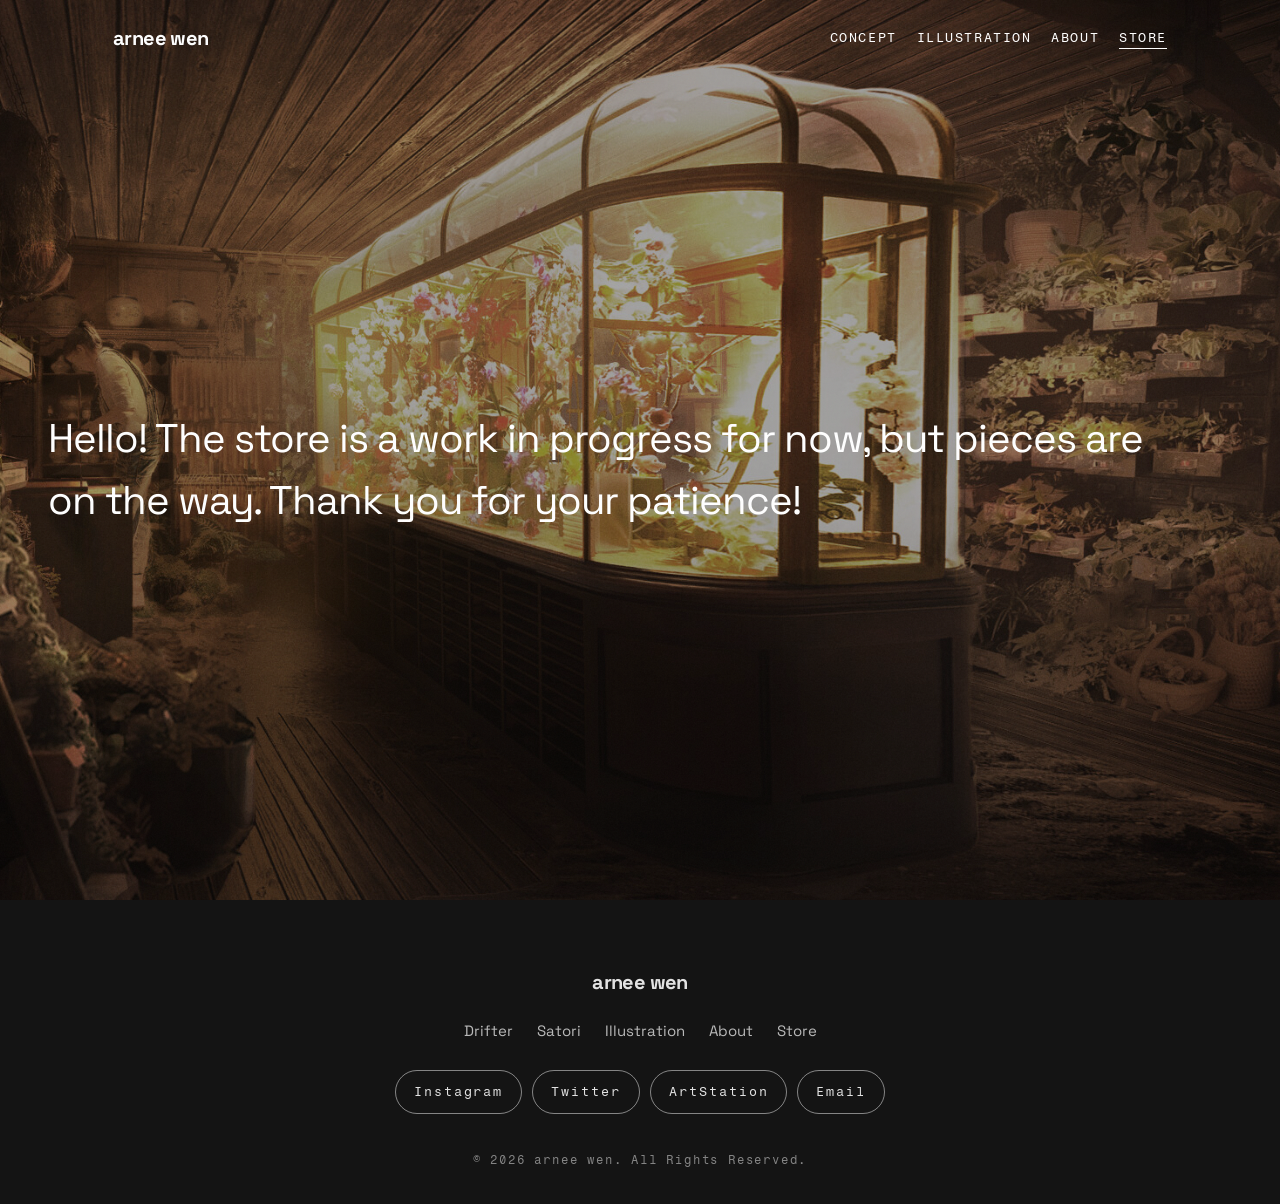
<file: store/index.html>
<!doctype html><html lang="en" class="no-js has-cursor hide-native-cursor has-motion menu-right" data-dropdown="plain" data-texture="grain" data-hero-title="solid" data-tagline="plain" data-works="halves" data-works-hover="zoom" data-works-card="caption" data-works-width="page" data-cursor-style="single" data-scrollbar="thin" data-scroll-progress="left">
<head>
  <meta charset="utf-8">
  <meta name="viewport" content="width=device-width, initial-scale=1">
  <title>Store — arnee wen</title>
  <meta name="description" content="My name is Arnee. As of December 2025, I became a freelance artist for triple-A games and films.">
  <link rel="icon" href="../favicon.svg" type="image/svg+xml">
  <script>document.documentElement.classList.replace('no-js', 'js')</script>
  <link rel="preconnect" href="https://fonts.googleapis.com">
  <link rel="preconnect" href="https://fonts.gstatic.com" crossorigin>
  <link id="theme-fonts" rel="stylesheet" href="https://fonts.googleapis.com/css2?family=Space+Grotesk:wght@400;500;700&amp;family=Fragment+Mono:ital,wght@0,400&amp;display=swap">
  <link rel="stylesheet" href="../css/site.css">
  <style id="theme-css">:root{--bg:#f0ede8;--surface:#f7f5f1;--text:#1a1a1a;--muted:#6b6760;--accent:#334bff;--line:#dcd8d1;--hero-text:#ffffff;--footer-bg:#141414;--footer-text:#e2e2e2;--menu-bg:#f0ede8;--menu-text:#1a1a1a;--max-width:1200px;--pad:48px;--header-pad:113px;--header-pad-y:23px;--radius:0px;--image-radius:0px;--hero-overlay:0.33;--works-height:360px;--works-split:60%;--works-gap:36px;--gallery-cols:3;--gallery-cols-t:2;--gallery-cols-m:1;--gallery-gap:12px;--project-pad:4vw;--project-max:none;--scrollbar-thumb:#334bff;--scrollbar-track:#0a0a0a;--cursor-color:#4b35ff;--cursor-dot:#ffffff;--cursor-size:72px;--title-font:"Space Grotesk", sans-serif;--title-weight:700;--title-size:20px;--title-size-t:19px;--title-size-m:18px;--title-lh:1;--title-ls:-0.03em;--title-tt:none;--title-style:normal;--nav-font:"Fragment Mono", monospace;--nav-weight:400;--nav-size:13px;--nav-size-t:19px;--nav-size-m:24px;--nav-lh:1.4;--nav-ls:0.12em;--nav-tt:uppercase;--nav-style:normal;--display-font:"Space Grotesk", sans-serif;--display-weight:500;--display-size:64px;--display-size-t:50px;--display-size-m:36px;--display-lh:1.08;--display-ls:-0.03em;--display-tt:none;--display-style:normal;--heading-font:"Space Grotesk", sans-serif;--heading-weight:400;--heading-size:40px;--heading-size-t:34px;--heading-size-m:28px;--heading-lh:1.15;--heading-ls:-0.025em;--heading-tt:none;--heading-style:normal;--body-font:"Space Grotesk", sans-serif;--body-weight:400;--body-size:15px;--body-size-t:15px;--body-size-m:15px;--body-lh:1.7;--body-ls:0em;--body-tt:none;--body-style:normal;--label-font:"Fragment Mono", monospace;--label-weight:400;--label-size:12px;--label-size-t:12px;--label-size-m:12px;--label-lh:1.4;--label-ls:0.15em;--label-tt:uppercase;--label-style:normal;--button-font:"Fragment Mono", monospace;--button-weight:400;--button-size:13px;--button-size-t:13px;--button-size-m:13px;--button-lh:1;--button-ls:0.15em;--button-tt:uppercase;--button-style:normal}
@media (min-width:1600px){:root{--pad:72px;--header-pad:113px}}
@media (max-width:991px){:root{--header-pad:var(--pad)}}
@media (max-width:767px){:root{--pad:20px;--project-pad:6vw}}</style>
  <script src="../js/site.js" defer></script>
</head>
<body class="page-store page-store-closed">
  <a class="skip-link" href="#page">Skip to content</a>
  
  <header class="site-header nav-split site-header--overlay" data-header>
    <div class="header-inner">
      <div class="brand">
        <a class="site-title" href="../index.html">arnee wen</a>
        
      </div>
      <nav class="site-nav" aria-label="Main">
        <ul><li class="nav-folder">
    <button class="nav-link" type="button" aria-expanded="false" aria-haspopup="true">Concept</button>
    <ul class="nav-dropdown">
      <li><a href="../work/drifter/index.html">Drifter (2025)</a></li><li><a href="../work/satori/index.html">Satori (2025)</a></li>
    </ul>
  </li><li><a class="nav-link" href="../illustration/index.html"
      >Illustration</a></li><li><a class="nav-link" href="../about/index.html"
      >About</a></li><li><a class="nav-link is-current" href="../store/index.html"
      aria-current="page">Store</a></li></ul>
      </nav>
      
      <button class="menu-toggle" type="button" aria-expanded="false" aria-controls="mobile-menu">
        <span class="sr-only">Menu</span><span class="bar"></span><span class="bar"></span>
      </button>
    </div>
    <div class="mobile-menu" id="mobile-menu" hidden>
    <div class="mobile-panel is-active" data-panel="root">
      <ul class="mobile-links">
        <li><button class="mobile-link" type="button" data-open-panel="folder-0">Concept</button></li><li><a class="mobile-link" href="../illustration/index.html">Illustration</a></li><li><a class="mobile-link" href="../about/index.html">About</a></li><li><a class="mobile-link is-current" href="../store/index.html">Store</a></li>
      </ul>
      <div class="mobile-social">
            <p class="label">Social</p>
            <ul class="mobile-social-links">
    <li><a href="https://instagram.com/asaagohan" target="_blank" rel="noopener">Instagram</a></li><li><a href="https://x.com/asaagohan" target="_blank" rel="noopener">Twitter</a></li><li><a href="https://www.artstation.com/asaagohan" target="_blank" rel="noopener">ArtStation</a></li><li><a href="mailto:arnee.wenn@gmail.com">Email</a></li>
  </ul>
          </div>
    </div>
    <div class="mobile-panel" data-panel="folder-0" hidden>
        <button class="mobile-back" type="button" data-close-panel><span aria-hidden="true">‹</span> Back</button>
        <ul class="mobile-links mobile-links--folder">
          <li><a class="mobile-link" href="../work/drifter/index.html">Drifter (2025)</a></li><li><a class="mobile-link" href="../work/satori/index.html">Satori (2025)</a></li>
        </ul>
      </div>
  </div>
  </header>
  <main id="page"><section class="store-closed has-image" style="--overlay:0.35">
    <img class="store-closed-image" src="../uploads/1792563608333-b1ff006f1123.jpg" alt="" fetchpriority="high">
    <div class="store-closed-inner container">
      <h1 class="sr-only">Store</h1>
      <p class="store-closed-message reveal">Hello! The store is a work in progress for now, but pieces are on the way. Thank you for your patience!</p>
    </div>
  </section></main>
  <footer class="site-footer">
    <div class="footer-inner">
      <a class="footer-title" href="../index.html">arnee wen</a>
      <nav class="footer-nav" aria-label="Footer">
        <a href="../work/drifter/index.html">Drifter</a><a href="../work/satori/index.html">Satori</a><a href="../illustration/index.html">Illustration</a><a href="../about/index.html">About</a><a href="../store/index.html">Store</a>
      </nav>
      <ul class="footer-social">
    <li><a href="https://instagram.com/asaagohan" target="_blank" rel="noopener">Instagram</a></li><li><a href="https://x.com/asaagohan" target="_blank" rel="noopener">Twitter</a></li><li><a href="https://www.artstation.com/asaagohan" target="_blank" rel="noopener">ArtStation</a></li><li><a href="mailto:arnee.wenn@gmail.com">Email</a></li>
  </ul>
      <p class="footer-note">© 2026 arnee wen. All Rights Reserved.</p>
    </div>
  </footer>
  <div class="scroll-progress" aria-hidden="true"></div>
  <div class="cursor" aria-hidden="true" data-label="View" data-label-image="View">
    <div class="cursor-ring"><div class="cursor-ring-inner"><span class="cursor-text"></span></div></div>
    <div class="cursor-dot"><div class="cursor-dot-inner"></div></div>
  </div>
</body>
</html>
</file>
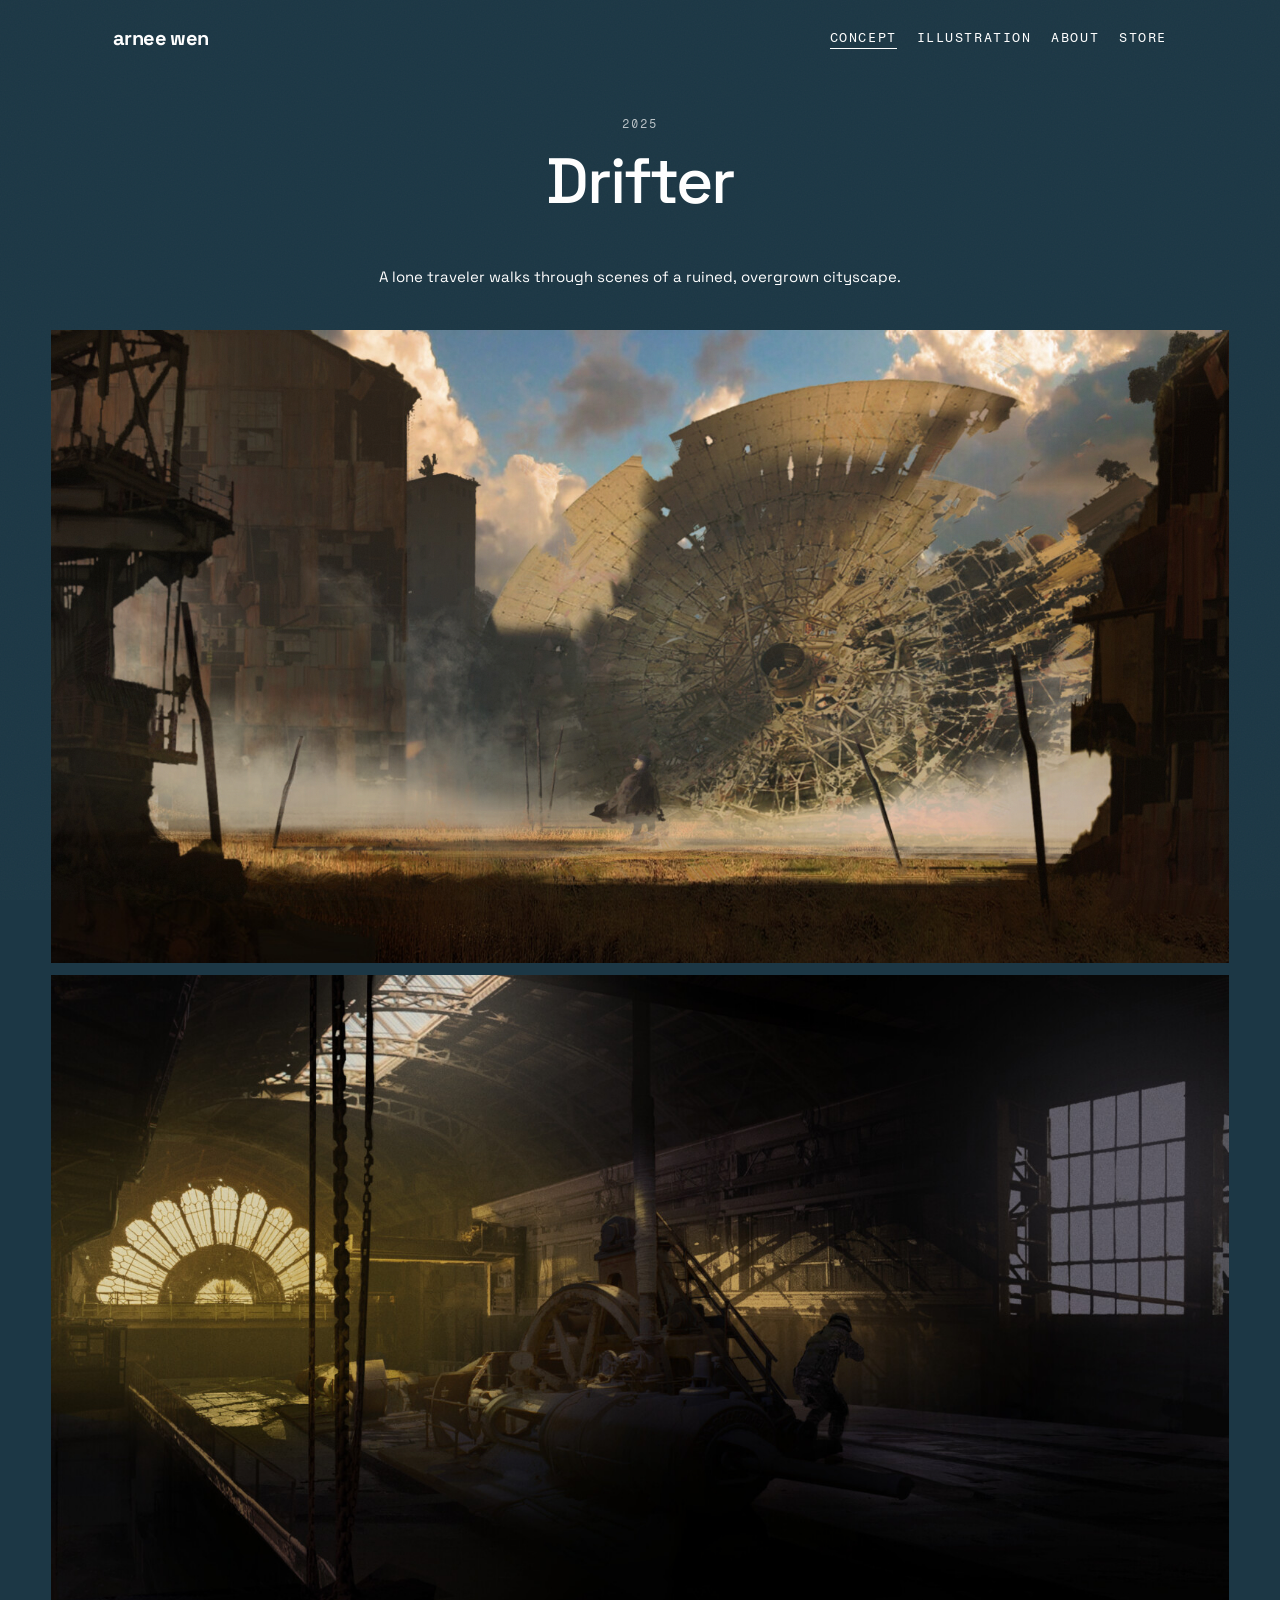
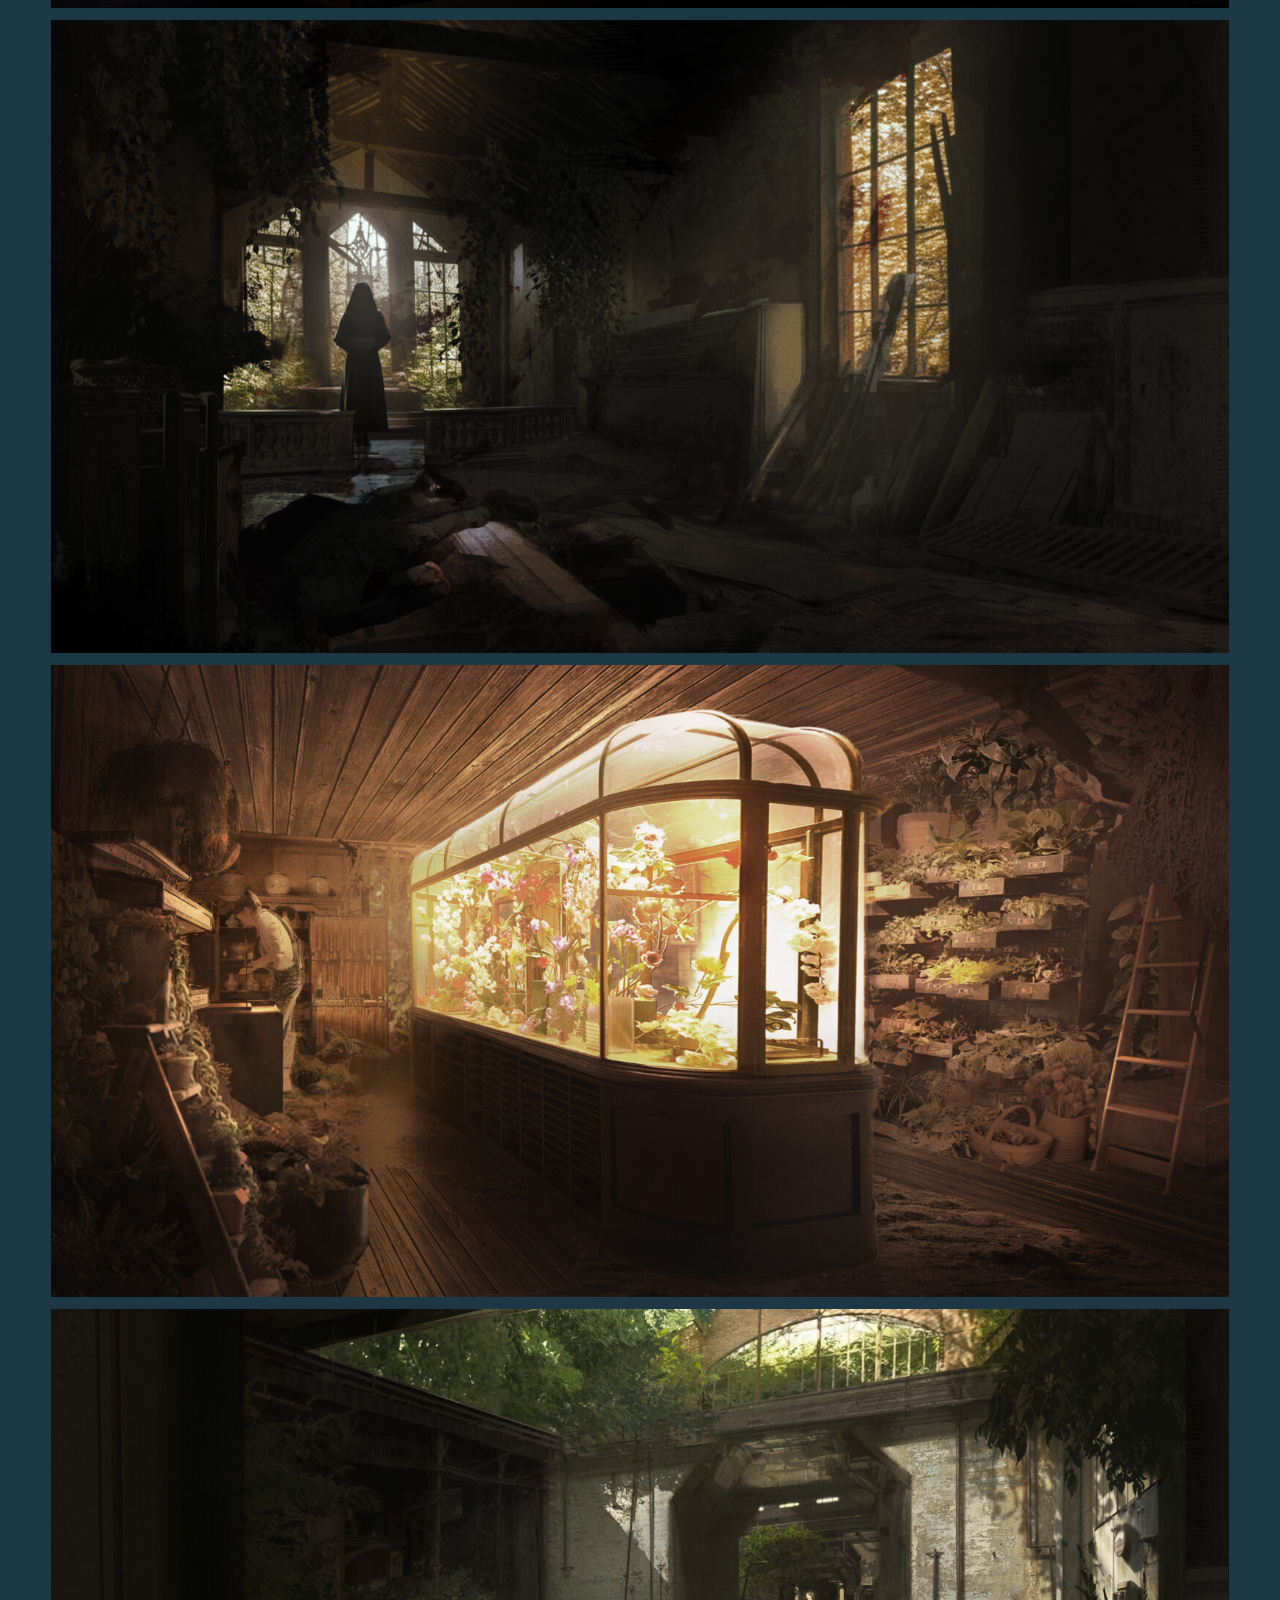
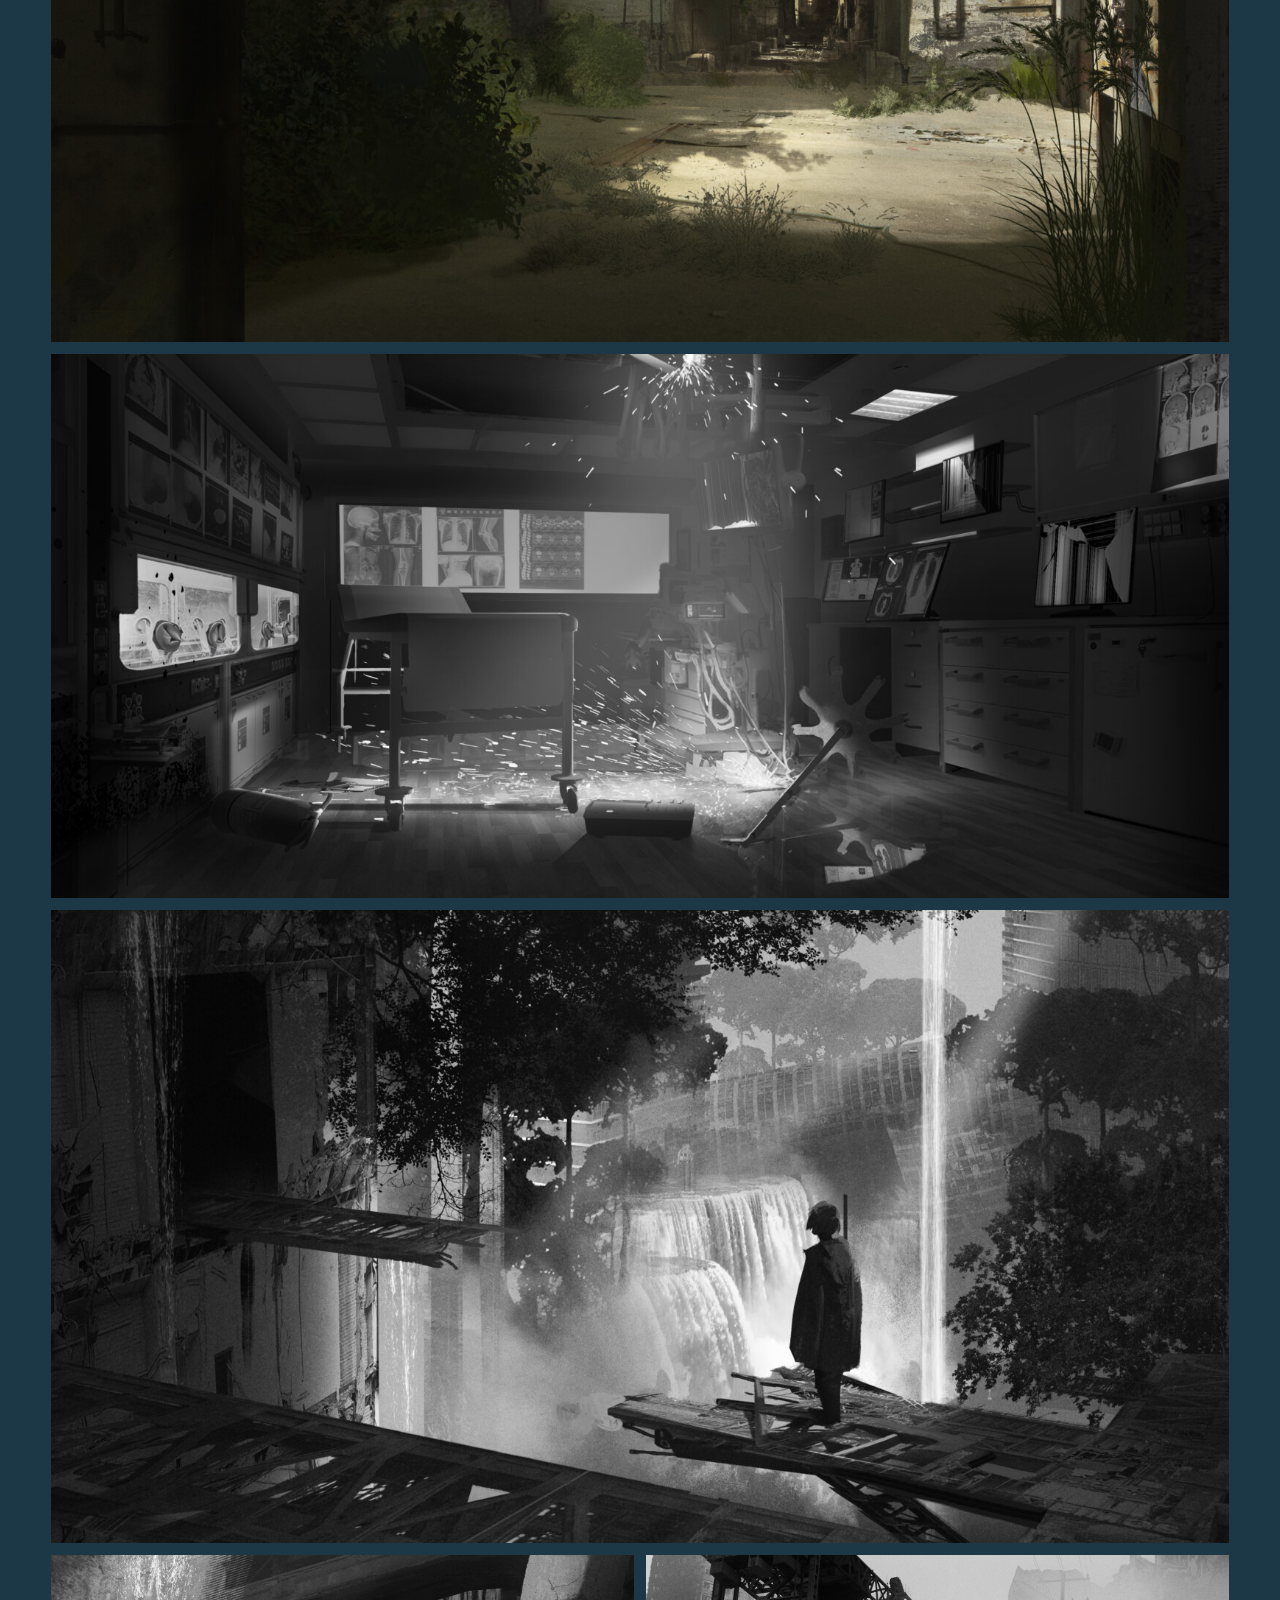
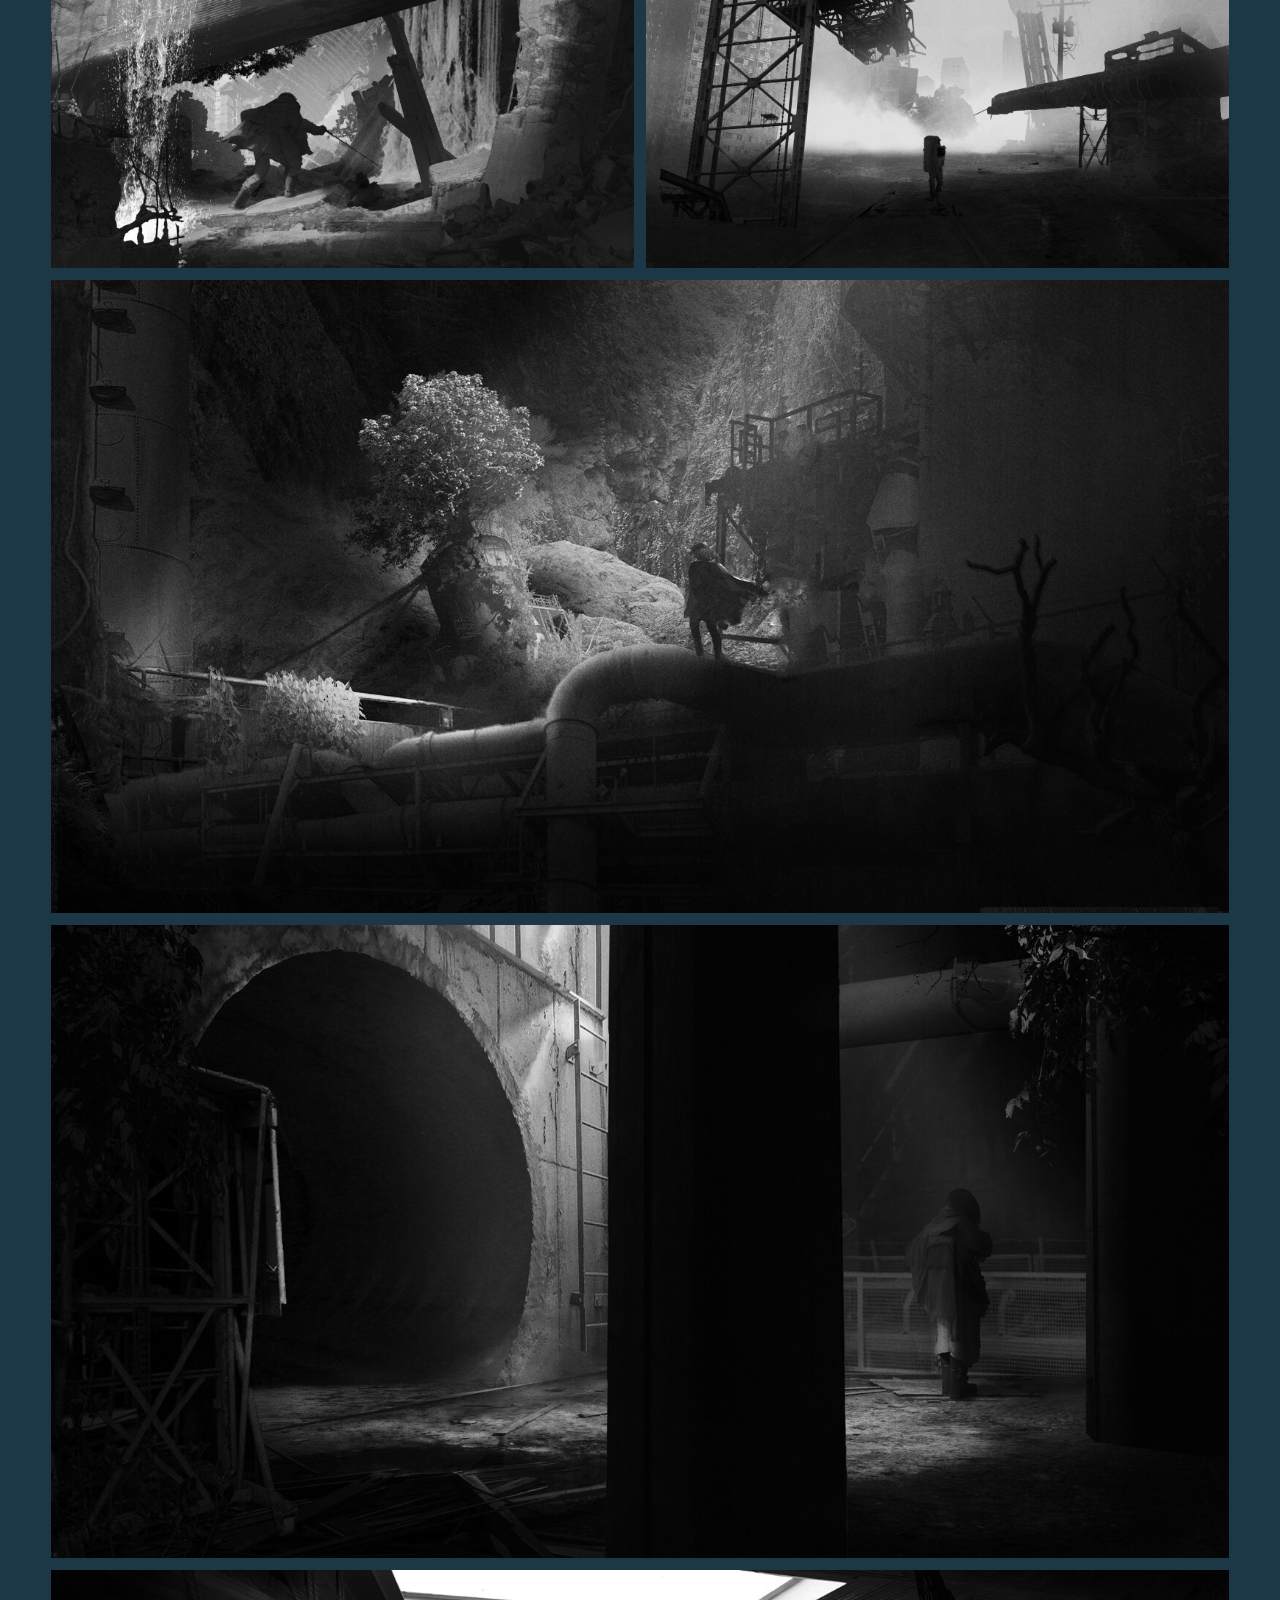
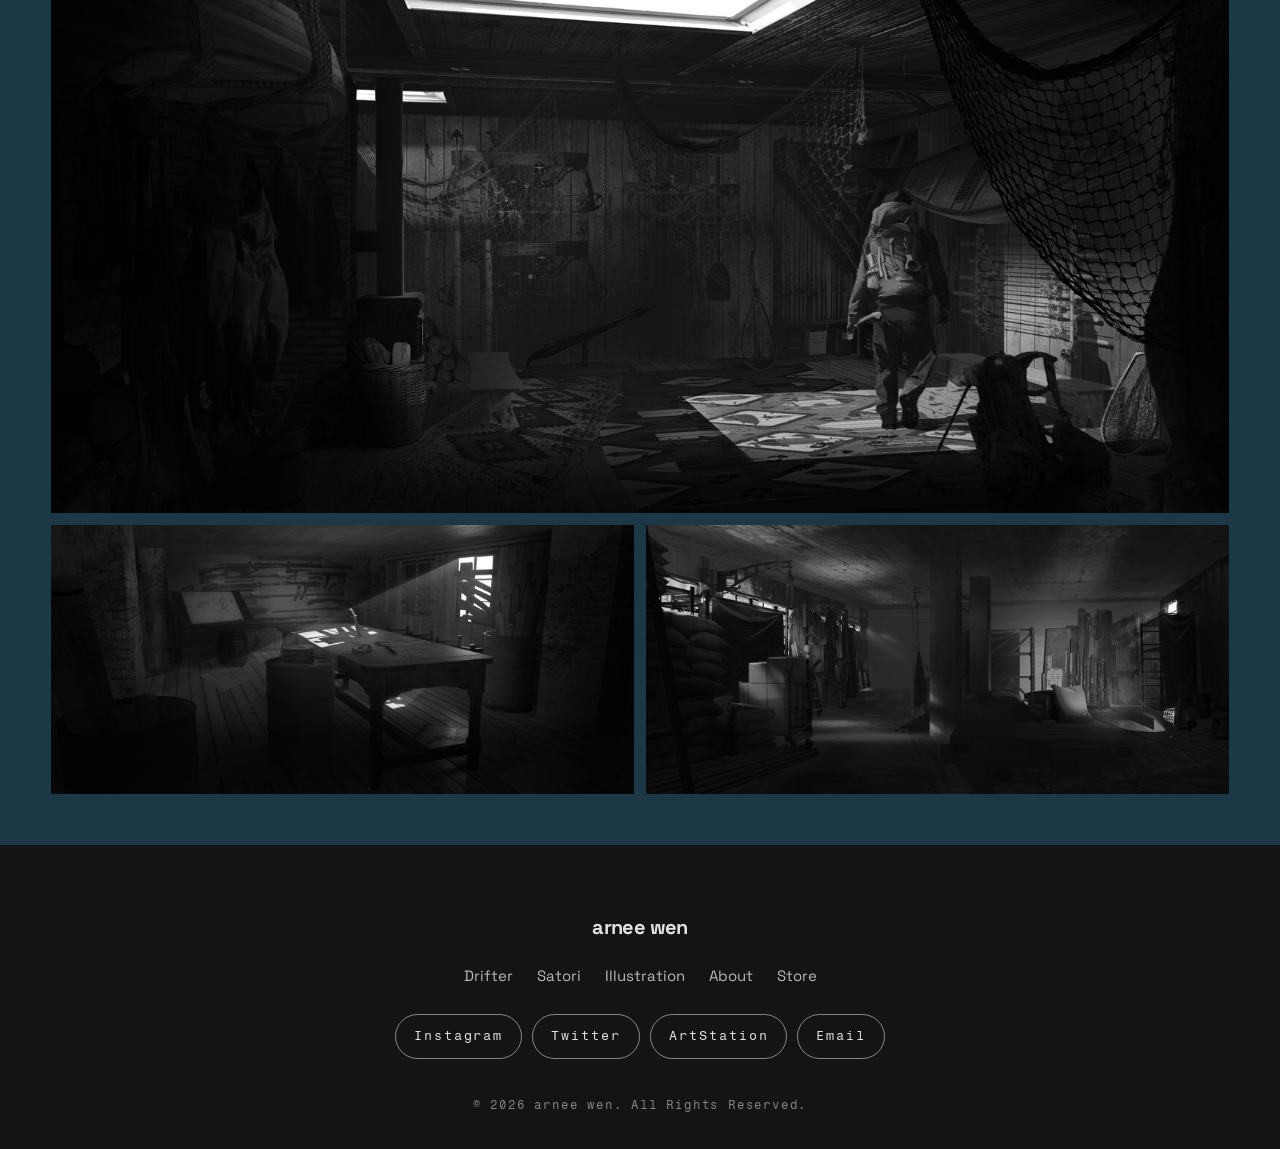
<file: work/drifter/index.html>
<!doctype html><html lang="en" class="no-js has-cursor hide-native-cursor has-motion menu-right" data-dropdown="plain" data-texture="grain" data-hero-title="solid" data-tagline="plain" data-works="halves" data-works-hover="zoom" data-works-card="caption" data-works-width="page" data-cursor-style="single" data-scrollbar="thin" data-scroll-progress="left">
<head>
  <meta charset="utf-8">
  <meta name="viewport" content="width=device-width, initial-scale=1">
  <title>Drifter — arnee wen</title>
  <meta name="description" content="A lone traveler walks through scenes of a ruined, overgrown cityscape.">
  <link rel="icon" href="../../favicon.svg" type="image/svg+xml">
  <script>document.documentElement.classList.replace('no-js', 'js')</script>
  <link rel="preconnect" href="https://fonts.googleapis.com">
  <link rel="preconnect" href="https://fonts.gstatic.com" crossorigin>
  <link id="theme-fonts" rel="stylesheet" href="https://fonts.googleapis.com/css2?family=Space+Grotesk:wght@400;500;700&amp;family=Fragment+Mono:ital,wght@0,400&amp;display=swap">
  <link rel="stylesheet" href="../../css/site.css">
  <style id="theme-css">:root{--bg:#f0ede8;--surface:#f7f5f1;--text:#1a1a1a;--muted:#6b6760;--accent:#334bff;--line:#dcd8d1;--hero-text:#ffffff;--footer-bg:#141414;--footer-text:#e2e2e2;--menu-bg:#f0ede8;--menu-text:#1a1a1a;--max-width:1200px;--pad:48px;--header-pad:113px;--header-pad-y:23px;--radius:0px;--image-radius:0px;--hero-overlay:0.33;--works-height:360px;--works-split:60%;--works-gap:36px;--gallery-cols:3;--gallery-cols-t:2;--gallery-cols-m:1;--gallery-gap:12px;--project-pad:4vw;--project-max:none;--scrollbar-thumb:#334bff;--scrollbar-track:#0a0a0a;--cursor-color:#4b35ff;--cursor-dot:#ffffff;--cursor-size:72px;--title-font:"Space Grotesk", sans-serif;--title-weight:700;--title-size:20px;--title-size-t:19px;--title-size-m:18px;--title-lh:1;--title-ls:-0.03em;--title-tt:none;--title-style:normal;--nav-font:"Fragment Mono", monospace;--nav-weight:400;--nav-size:13px;--nav-size-t:19px;--nav-size-m:24px;--nav-lh:1.4;--nav-ls:0.12em;--nav-tt:uppercase;--nav-style:normal;--display-font:"Space Grotesk", sans-serif;--display-weight:500;--display-size:64px;--display-size-t:50px;--display-size-m:36px;--display-lh:1.08;--display-ls:-0.03em;--display-tt:none;--display-style:normal;--heading-font:"Space Grotesk", sans-serif;--heading-weight:400;--heading-size:40px;--heading-size-t:34px;--heading-size-m:28px;--heading-lh:1.15;--heading-ls:-0.025em;--heading-tt:none;--heading-style:normal;--body-font:"Space Grotesk", sans-serif;--body-weight:400;--body-size:15px;--body-size-t:15px;--body-size-m:15px;--body-lh:1.7;--body-ls:0em;--body-tt:none;--body-style:normal;--label-font:"Fragment Mono", monospace;--label-weight:400;--label-size:12px;--label-size-t:12px;--label-size-m:12px;--label-lh:1.4;--label-ls:0.15em;--label-tt:uppercase;--label-style:normal;--button-font:"Fragment Mono", monospace;--button-weight:400;--button-size:13px;--button-size-t:13px;--button-size-m:13px;--button-lh:1;--button-ls:0.15em;--button-tt:uppercase;--button-style:normal}
@media (min-width:1600px){:root{--pad:72px;--header-pad:113px}}
@media (max-width:991px){:root{--header-pad:var(--pad)}}
@media (max-width:767px){:root{--pad:20px;--project-pad:6vw}}</style>
  <script src="../../js/site.js" defer></script>
</head>
<body class="page-project header-simple" style="--bg:#1c3745;--text:#ffffff;--muted:#ffffff;--project-gap:12px">
  <a class="skip-link" href="#page">Skip to content</a>
  
  <header class="site-header nav-split" data-header>
    <div class="header-inner">
      <div class="brand">
        <a class="site-title" href="../../index.html">arnee wen</a>
        
      </div>
      <nav class="site-nav" aria-label="Main">
        <ul><li class="nav-folder">
    <button class="nav-link is-current" type="button" aria-expanded="false" aria-haspopup="true">Concept</button>
    <ul class="nav-dropdown">
      <li><a href="../../work/drifter/index.html" aria-current="page">Drifter (2025)</a></li><li><a href="../../work/satori/index.html">Satori (2025)</a></li>
    </ul>
  </li><li><a class="nav-link" href="../../illustration/index.html"
      >Illustration</a></li><li><a class="nav-link" href="../../about/index.html"
      >About</a></li><li><a class="nav-link" href="../../store/index.html"
      >Store</a></li></ul>
      </nav>
      
      <button class="menu-toggle" type="button" aria-expanded="false" aria-controls="mobile-menu">
        <span class="sr-only">Menu</span><span class="bar"></span><span class="bar"></span>
      </button>
    </div>
    <div class="mobile-menu" id="mobile-menu" hidden>
    <div class="mobile-panel is-active" data-panel="root">
      <ul class="mobile-links">
        <li><button class="mobile-link" type="button" data-open-panel="folder-0">Concept</button></li><li><a class="mobile-link" href="../../illustration/index.html">Illustration</a></li><li><a class="mobile-link" href="../../about/index.html">About</a></li><li><a class="mobile-link" href="../../store/index.html">Store</a></li>
      </ul>
      <div class="mobile-social">
            <p class="label">Social</p>
            <ul class="mobile-social-links">
    <li><a href="https://instagram.com/asaagohan" target="_blank" rel="noopener">Instagram</a></li><li><a href="https://x.com/asaagohan" target="_blank" rel="noopener">Twitter</a></li><li><a href="https://www.artstation.com/asaagohan" target="_blank" rel="noopener">ArtStation</a></li><li><a href="mailto:arnee.wenn@gmail.com">Email</a></li>
  </ul>
          </div>
    </div>
    <div class="mobile-panel" data-panel="folder-0" hidden>
        <button class="mobile-back" type="button" data-close-panel><span aria-hidden="true">‹</span> Back</button>
        <ul class="mobile-links mobile-links--folder">
          <li><a class="mobile-link is-current" href="../../work/drifter/index.html">Drifter (2025)</a></li><li><a class="mobile-link" href="../../work/satori/index.html">Satori (2025)</a></li>
        </ul>
      </div>
  </div>
  </header>
  <main id="page"><article class="project">
    <header class="project-simple project-frame align-center"><div class="project-header-copy" >
    <p class="project-meta">2025</p>
    <h1 class="project-title">Drifter</h1>
    
  </div></header>
    <div class="project-summary project-frame align-center reveal"><p>A lone traveler walks through scenes of a ruined, overgrown cityscape.</p></div>
    
    <div class="project-images project-images--contained project-frame">
          <figure class="reveal"><img src="../../uploads/1792566934847-49d5965ef54c.jpg" alt="" loading="lazy"></figure><figure class="reveal"><img src="../../uploads/1792566934844-c7960e26a2ef.jpg" alt="" loading="lazy"></figure><figure class="reveal"><img src="../../uploads/1792566934844-7469784833b0.jpg" alt="" loading="lazy"></figure><figure class="reveal"><img src="../../uploads/1792566934845-6485816df88f.jpg" alt="" loading="lazy"></figure><figure class="reveal"><img src="../../uploads/1792566934846-437eb0f12ee4.jpg" alt="" loading="lazy"></figure><figure class="reveal"><img src="../../uploads/1792566944574-0a3905d8d591.jpg" alt="" loading="lazy"></figure><figure class="reveal"><img src="../../uploads/1792566944576-c4895fb07cad.jpg" alt="" loading="lazy"></figure><div class="image-row" style="--cols:2"><figure class="reveal"><img src="../../uploads/1792566944575-9e8f65146f2a.jpg" alt="" loading="lazy"></figure><figure class="reveal"><img src="../../uploads/1792566944578-551862d27991.jpg" alt="" loading="lazy"></figure></div><figure class="reveal"><img src="../../uploads/1792566944579-25a2f751c8df.jpg" alt="" loading="lazy"></figure><figure class="reveal"><img src="../../uploads/1792566944580-164e5540d804.jpg" alt="" loading="lazy"></figure><figure class="reveal"><img src="../../uploads/1792566944580-82124292f65c.jpg" alt="" loading="lazy"></figure><div class="image-row" style="--cols:2"><figure class="reveal"><img src="../../uploads/1792566944578-888397cd3d26.jpg" alt="" loading="lazy"></figure><figure class="reveal"><img src="../../uploads/1792566944580-9dad4ebc60ae.jpg" alt="" loading="lazy"></figure></div>
        </div>
    
    
  </article></main>
  <footer class="site-footer">
    <div class="footer-inner">
      <a class="footer-title" href="../../index.html">arnee wen</a>
      <nav class="footer-nav" aria-label="Footer">
        <a href="../../work/drifter/index.html">Drifter</a><a href="../../work/satori/index.html">Satori</a><a href="../../illustration/index.html">Illustration</a><a href="../../about/index.html">About</a><a href="../../store/index.html">Store</a>
      </nav>
      <ul class="footer-social">
    <li><a href="https://instagram.com/asaagohan" target="_blank" rel="noopener">Instagram</a></li><li><a href="https://x.com/asaagohan" target="_blank" rel="noopener">Twitter</a></li><li><a href="https://www.artstation.com/asaagohan" target="_blank" rel="noopener">ArtStation</a></li><li><a href="mailto:arnee.wenn@gmail.com">Email</a></li>
  </ul>
      <p class="footer-note">© 2026 arnee wen. All Rights Reserved.</p>
    </div>
  </footer>
  <div class="scroll-progress" aria-hidden="true"></div>
  <div class="cursor" aria-hidden="true" data-label="View" data-label-image="View">
    <div class="cursor-ring"><div class="cursor-ring-inner"><span class="cursor-text"></span></div></div>
    <div class="cursor-dot"><div class="cursor-dot-inner"></div></div>
  </div>
</body>
</html>
</file>
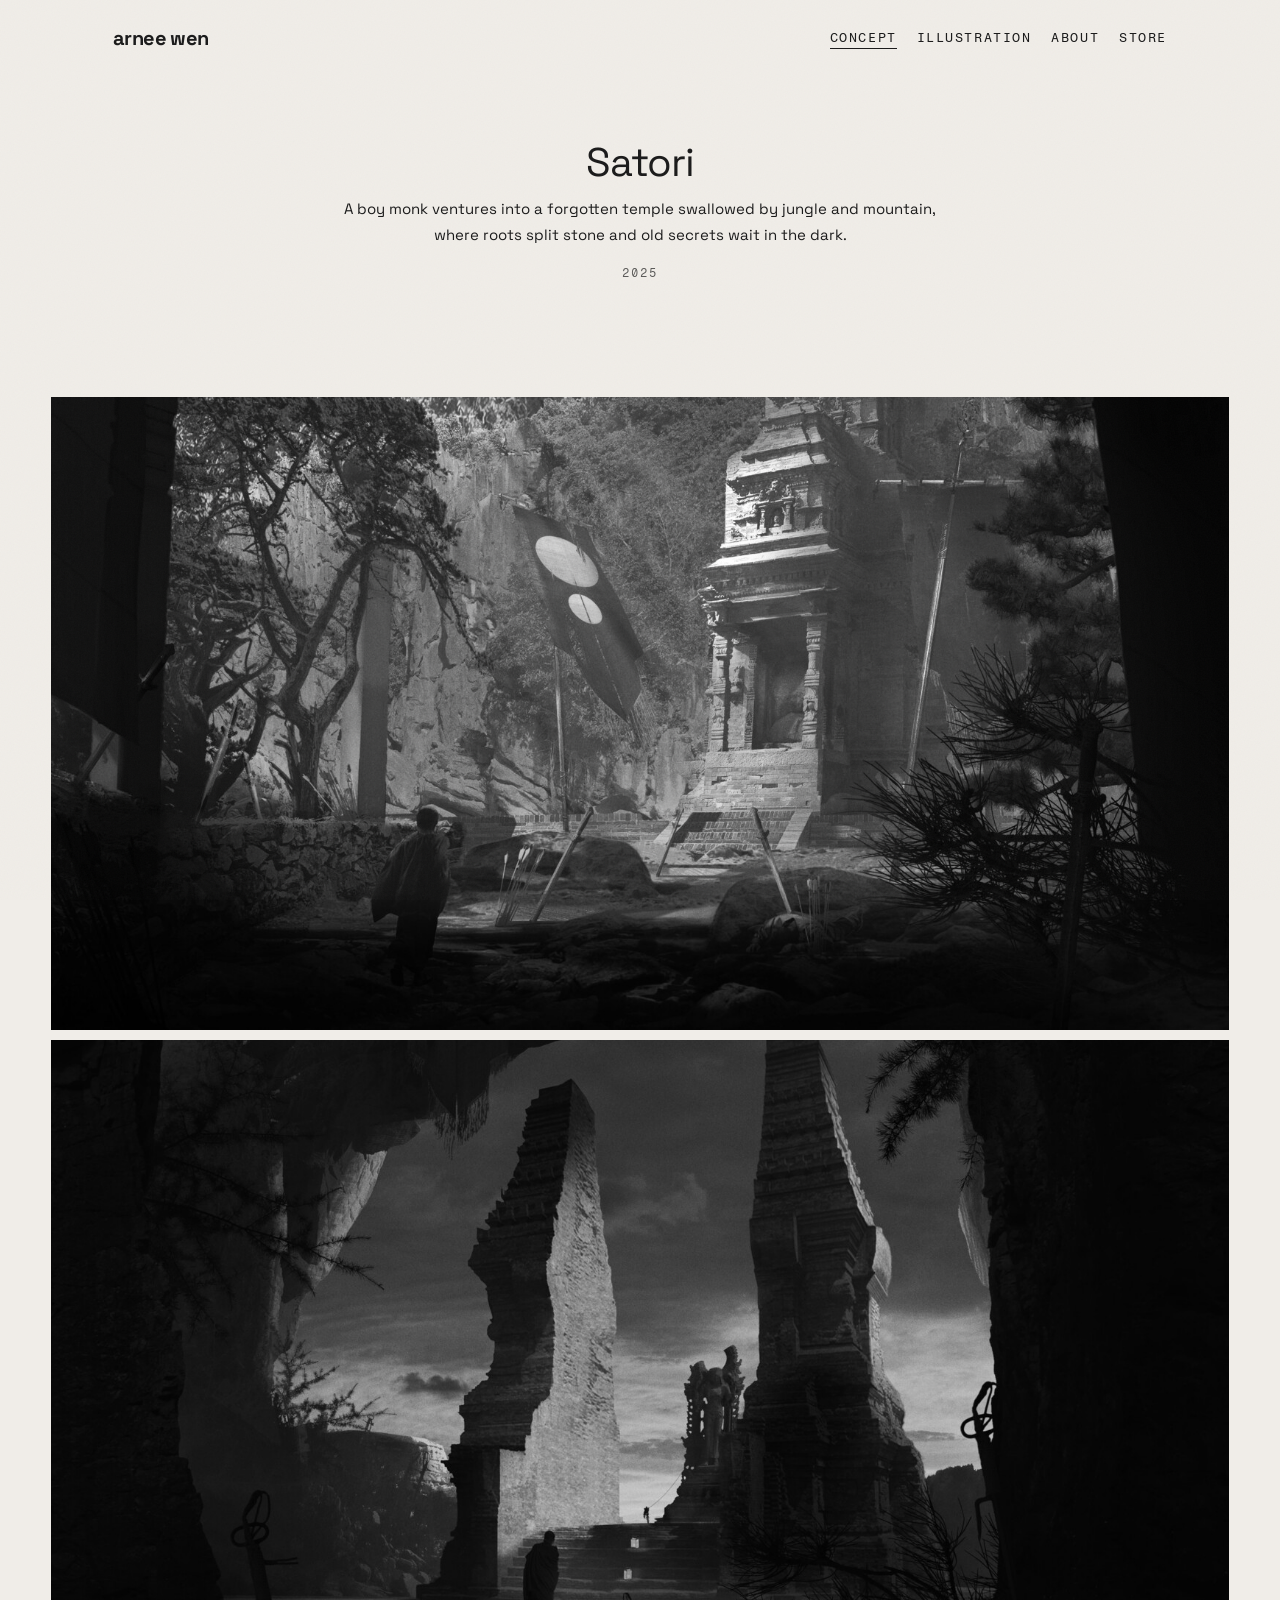
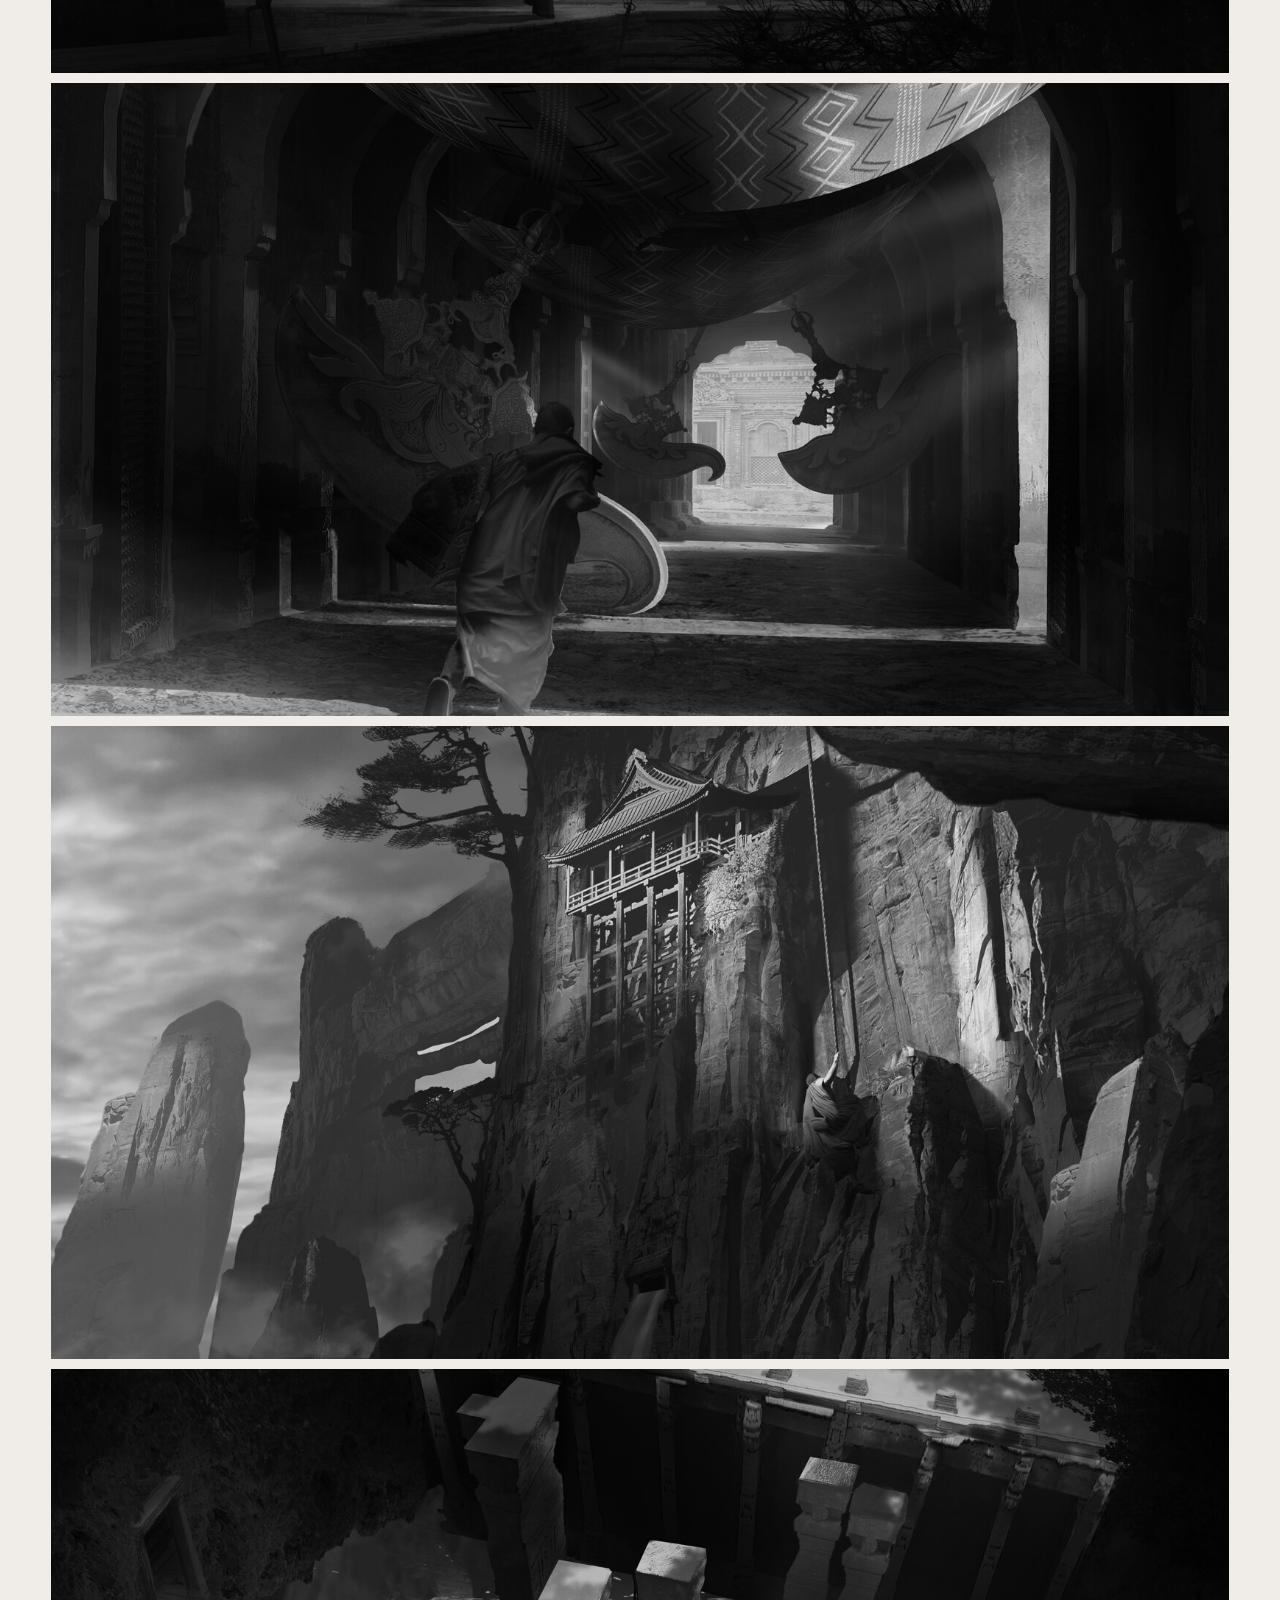
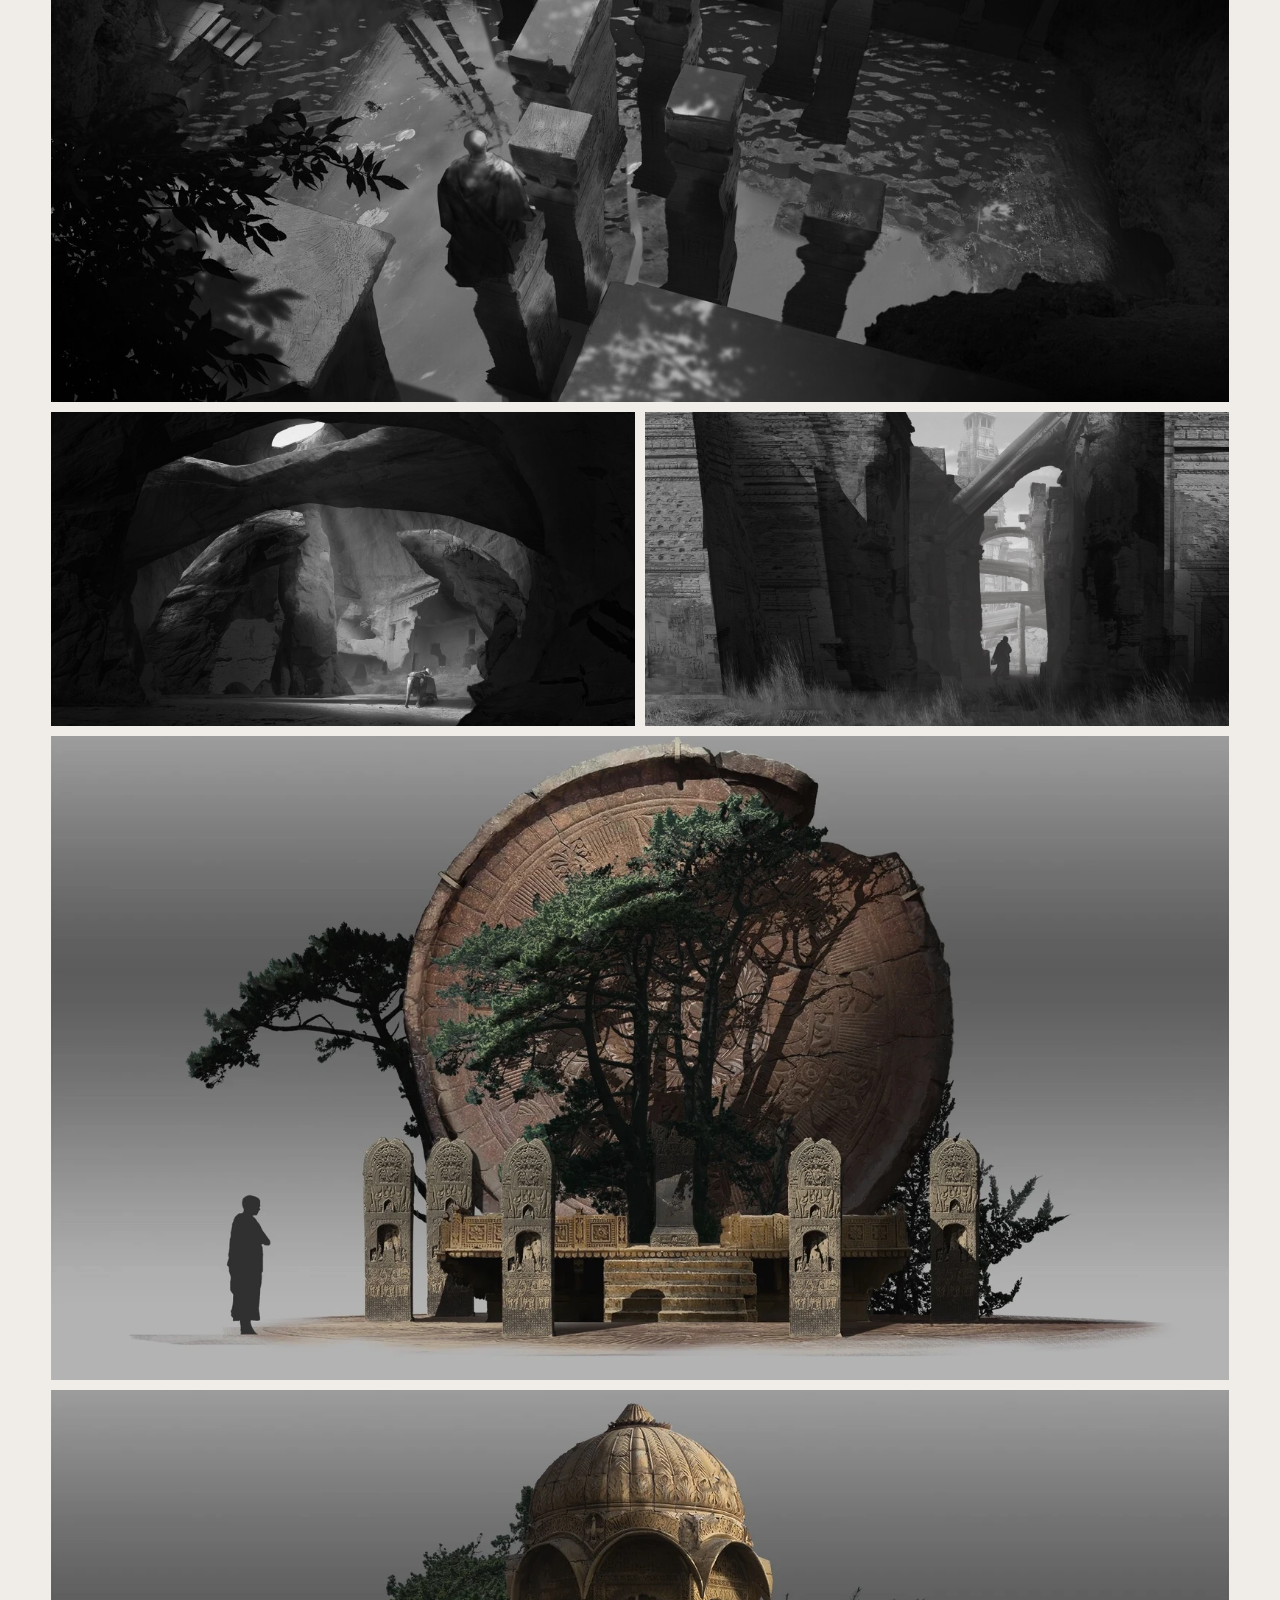
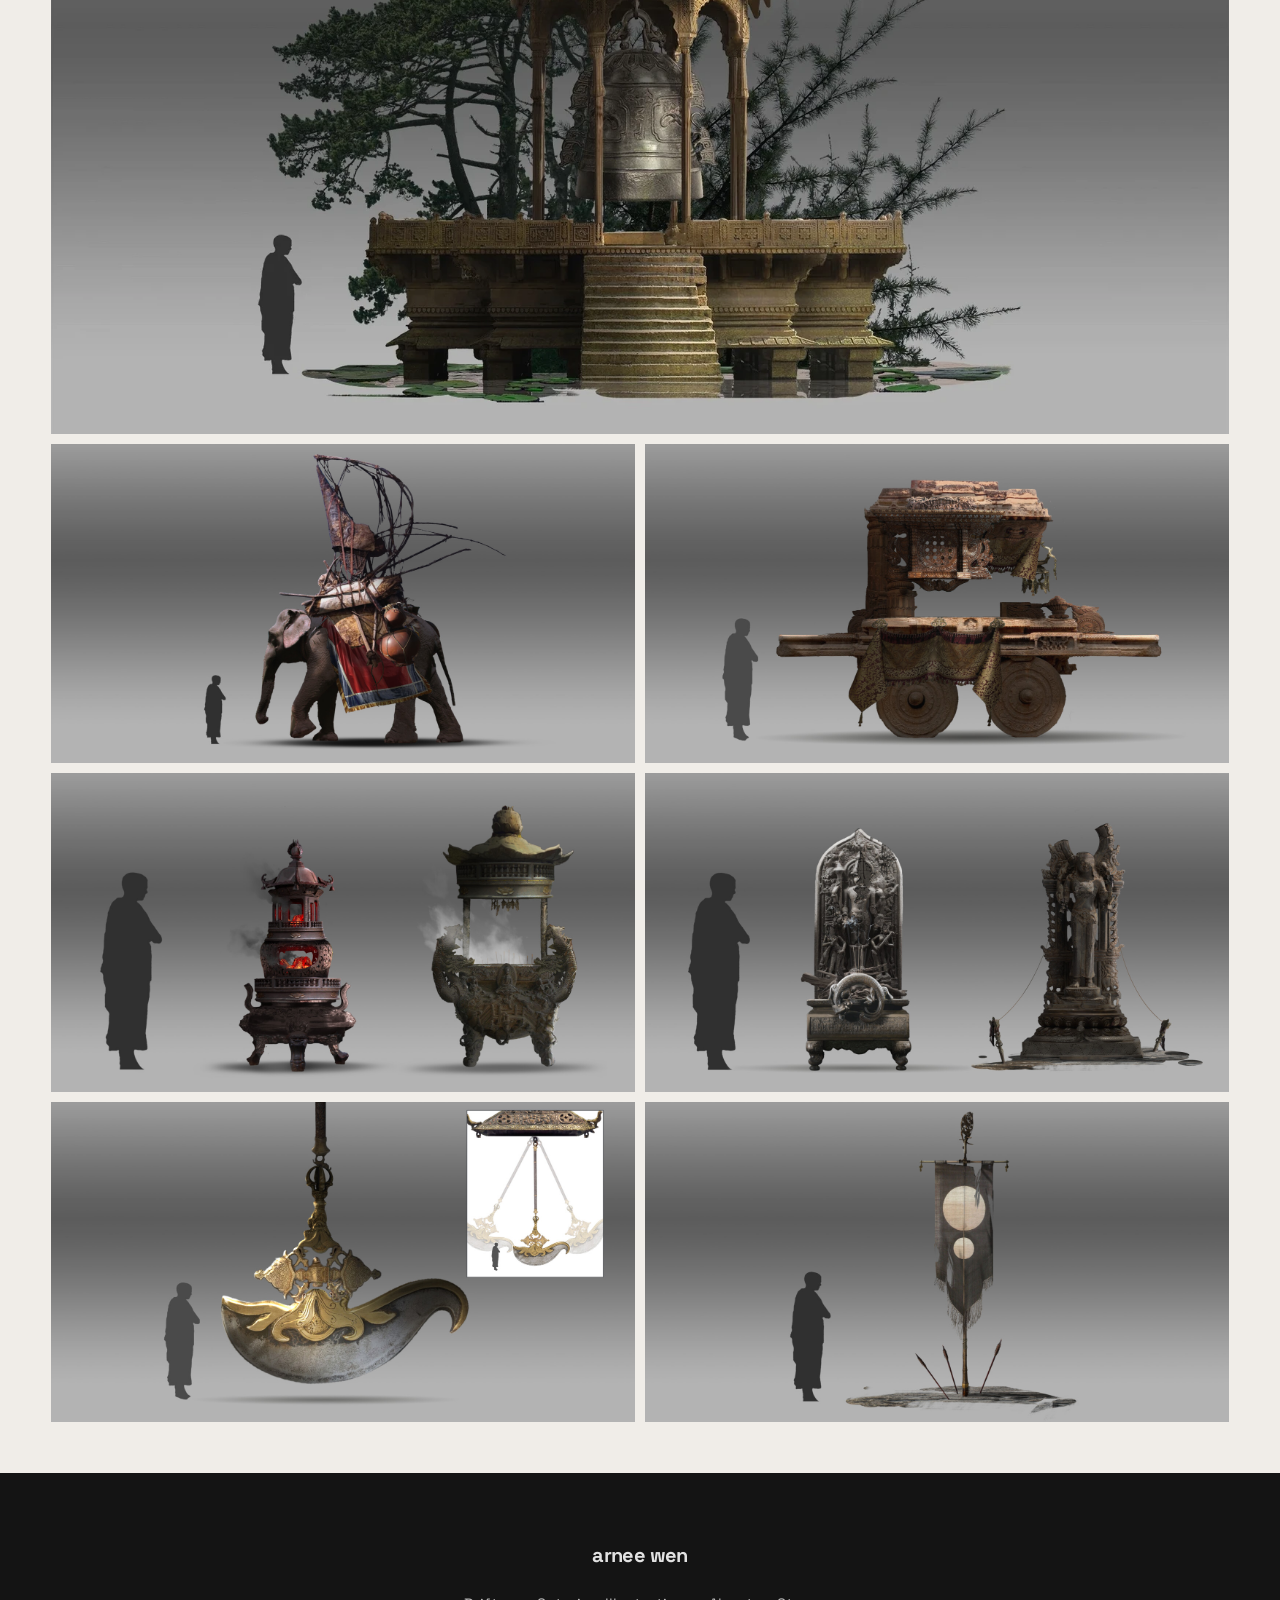
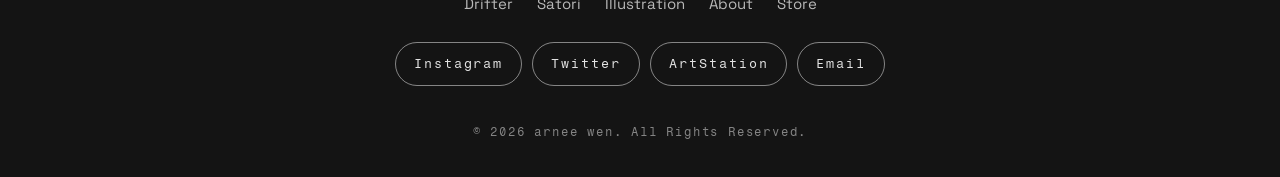
<file: work/satori/index.html>
<!doctype html><html lang="en" class="no-js has-cursor hide-native-cursor has-motion menu-right" data-dropdown="plain" data-texture="grain" data-hero-title="solid" data-tagline="plain" data-works="halves" data-works-hover="zoom" data-works-card="caption" data-works-width="page" data-cursor-style="single" data-scrollbar="thin" data-scroll-progress="left">
<head>
  <meta charset="utf-8">
  <meta name="viewport" content="width=device-width, initial-scale=1">
  <title>Satori — arnee wen</title>
  <meta name="description" content="A boy monk ventures into a forgotten temple swallowed by jungle and mountain, where roots split stone and old secrets wait in the dark.">
  <link rel="icon" href="../../favicon.svg" type="image/svg+xml">
  <script>document.documentElement.classList.replace('no-js', 'js')</script>
  <link rel="preconnect" href="https://fonts.googleapis.com">
  <link rel="preconnect" href="https://fonts.gstatic.com" crossorigin>
  <link id="theme-fonts" rel="stylesheet" href="https://fonts.googleapis.com/css2?family=Space+Grotesk:wght@400;500;700&amp;family=Fragment+Mono:ital,wght@0,400&amp;display=swap">
  <link rel="stylesheet" href="../../css/site.css">
  <style id="theme-css">:root{--bg:#f0ede8;--surface:#f7f5f1;--text:#1a1a1a;--muted:#6b6760;--accent:#334bff;--line:#dcd8d1;--hero-text:#ffffff;--footer-bg:#141414;--footer-text:#e2e2e2;--menu-bg:#f0ede8;--menu-text:#1a1a1a;--max-width:1200px;--pad:48px;--header-pad:113px;--header-pad-y:23px;--radius:0px;--image-radius:0px;--hero-overlay:0.33;--works-height:360px;--works-split:60%;--works-gap:36px;--gallery-cols:3;--gallery-cols-t:2;--gallery-cols-m:1;--gallery-gap:12px;--project-pad:4vw;--project-max:none;--scrollbar-thumb:#334bff;--scrollbar-track:#0a0a0a;--cursor-color:#4b35ff;--cursor-dot:#ffffff;--cursor-size:72px;--title-font:"Space Grotesk", sans-serif;--title-weight:700;--title-size:20px;--title-size-t:19px;--title-size-m:18px;--title-lh:1;--title-ls:-0.03em;--title-tt:none;--title-style:normal;--nav-font:"Fragment Mono", monospace;--nav-weight:400;--nav-size:13px;--nav-size-t:19px;--nav-size-m:24px;--nav-lh:1.4;--nav-ls:0.12em;--nav-tt:uppercase;--nav-style:normal;--display-font:"Space Grotesk", sans-serif;--display-weight:500;--display-size:64px;--display-size-t:50px;--display-size-m:36px;--display-lh:1.08;--display-ls:-0.03em;--display-tt:none;--display-style:normal;--heading-font:"Space Grotesk", sans-serif;--heading-weight:400;--heading-size:40px;--heading-size-t:34px;--heading-size-m:28px;--heading-lh:1.15;--heading-ls:-0.025em;--heading-tt:none;--heading-style:normal;--body-font:"Space Grotesk", sans-serif;--body-weight:400;--body-size:15px;--body-size-t:15px;--body-size-m:15px;--body-lh:1.7;--body-ls:0em;--body-tt:none;--body-style:normal;--label-font:"Fragment Mono", monospace;--label-weight:400;--label-size:12px;--label-size-t:12px;--label-size-m:12px;--label-lh:1.4;--label-ls:0.15em;--label-tt:uppercase;--label-style:normal;--button-font:"Fragment Mono", monospace;--button-weight:400;--button-size:13px;--button-size-t:13px;--button-size-m:13px;--button-lh:1;--button-ls:0.15em;--button-tt:uppercase;--button-style:normal}
@media (min-width:1600px){:root{--pad:72px;--header-pad:113px}}
@media (max-width:991px){:root{--header-pad:var(--pad)}}
@media (max-width:767px){:root{--pad:20px;--project-pad:6vw}}</style>
  <script src="../../js/site.js" defer></script>
</head>
<body class="page-project header-intro" style="--project-gap:10px">
  <a class="skip-link" href="#page">Skip to content</a>
  
  <header class="site-header nav-split" data-header>
    <div class="header-inner">
      <div class="brand">
        <a class="site-title" href="../../index.html">arnee wen</a>
        
      </div>
      <nav class="site-nav" aria-label="Main">
        <ul><li class="nav-folder">
    <button class="nav-link is-current" type="button" aria-expanded="false" aria-haspopup="true">Concept</button>
    <ul class="nav-dropdown">
      <li><a href="../../work/drifter/index.html">Drifter (2025)</a></li><li><a href="../../work/satori/index.html" aria-current="page">Satori (2025)</a></li>
    </ul>
  </li><li><a class="nav-link" href="../../illustration/index.html"
      >Illustration</a></li><li><a class="nav-link" href="../../about/index.html"
      >About</a></li><li><a class="nav-link" href="../../store/index.html"
      >Store</a></li></ul>
      </nav>
      
      <button class="menu-toggle" type="button" aria-expanded="false" aria-controls="mobile-menu">
        <span class="sr-only">Menu</span><span class="bar"></span><span class="bar"></span>
      </button>
    </div>
    <div class="mobile-menu" id="mobile-menu" hidden>
    <div class="mobile-panel is-active" data-panel="root">
      <ul class="mobile-links">
        <li><button class="mobile-link" type="button" data-open-panel="folder-0">Concept</button></li><li><a class="mobile-link" href="../../illustration/index.html">Illustration</a></li><li><a class="mobile-link" href="../../about/index.html">About</a></li><li><a class="mobile-link" href="../../store/index.html">Store</a></li>
      </ul>
      <div class="mobile-social">
            <p class="label">Social</p>
            <ul class="mobile-social-links">
    <li><a href="https://instagram.com/asaagohan" target="_blank" rel="noopener">Instagram</a></li><li><a href="https://x.com/asaagohan" target="_blank" rel="noopener">Twitter</a></li><li><a href="https://www.artstation.com/asaagohan" target="_blank" rel="noopener">ArtStation</a></li><li><a href="mailto:arnee.wenn@gmail.com">Email</a></li>
  </ul>
          </div>
    </div>
    <div class="mobile-panel" data-panel="folder-0" hidden>
        <button class="mobile-back" type="button" data-close-panel><span aria-hidden="true">‹</span> Back</button>
        <ul class="mobile-links mobile-links--folder">
          <li><a class="mobile-link" href="../../work/drifter/index.html">Drifter (2025)</a></li><li><a class="mobile-link is-current" href="../../work/satori/index.html">Satori (2025)</a></li>
        </ul>
      </div>
  </div>
  </header>
  <main id="page"><article class="project">
    <header class="project-intro align-center"
        >
        
        <div class="project-intro-copy project-frame" >
          <h1 class="project-intro-title">Satori</h1>
          
          <div class="project-intro-text"><p>A boy monk ventures into a forgotten temple swallowed by jungle and mountain, where roots split stone and old secrets wait in the dark.</p></div>
          <p class="project-meta">2025</p>
        </div>
      </header>
    
    
    <div class="project-images project-images--contained project-frame">
          <figure class="reveal"><img src="../../uploads/1792567518345-507544e10a22.jpg" alt="" loading="lazy"></figure><figure class="reveal"><img src="../../uploads/1792567518346-83cdcf8b860c.jpg" alt="" loading="lazy"></figure><figure class="reveal"><img src="../../uploads/1792567518347-4c4abc49fff4.jpg" alt="" loading="lazy"></figure><figure class="reveal"><img src="../../uploads/1792567518349-116f8cf49b16.jpg" alt="" loading="lazy"></figure><figure class="reveal"><img src="../../uploads/1792567518348-fd42da7cf6bb.jpg" alt="" loading="lazy"></figure><div class="image-row" style="--cols:2"><figure class="reveal"><img src="../../uploads/1792567518347-b571f96ff4da.jpg" alt="" loading="lazy"></figure><figure class="reveal"><img src="../../uploads/1792567518349-83e865bf46c3.jpg" alt="" loading="lazy"></figure></div><figure class="reveal"><img src="../../uploads/1792567543013-8156c8c13a49.webp" alt="" loading="lazy"></figure><figure class="reveal"><img src="../../uploads/1792567543014-9c0fa41ee0b4.webp" alt="" loading="lazy"></figure><div class="image-row" style="--cols:2"><figure class="reveal"><img src="../../uploads/1792567543013-d834bf59a85b.jpg" alt="" loading="lazy"></figure><figure class="reveal"><img src="../../uploads/1792567543014-81af80c1d326.jpg" alt="" loading="lazy"></figure></div><div class="image-row" style="--cols:2"><figure class="reveal"><img src="../../uploads/1792567543015-dbc4bbfcc749.jpg" alt="" loading="lazy"></figure><figure class="reveal"><img src="../../uploads/1792567543015-c3082b1681a9.jpg" alt="" loading="lazy"></figure></div><div class="image-row" style="--cols:2"><figure class="reveal"><img src="../../uploads/1792567543016-17dcdd66d761.jpg" alt="" loading="lazy"></figure><figure class="reveal"><img src="../../uploads/1792567543016-517583c31a74.jpg" alt="" loading="lazy"></figure></div>
        </div>
    
    
  </article></main>
  <footer class="site-footer">
    <div class="footer-inner">
      <a class="footer-title" href="../../index.html">arnee wen</a>
      <nav class="footer-nav" aria-label="Footer">
        <a href="../../work/drifter/index.html">Drifter</a><a href="../../work/satori/index.html">Satori</a><a href="../../illustration/index.html">Illustration</a><a href="../../about/index.html">About</a><a href="../../store/index.html">Store</a>
      </nav>
      <ul class="footer-social">
    <li><a href="https://instagram.com/asaagohan" target="_blank" rel="noopener">Instagram</a></li><li><a href="https://x.com/asaagohan" target="_blank" rel="noopener">Twitter</a></li><li><a href="https://www.artstation.com/asaagohan" target="_blank" rel="noopener">ArtStation</a></li><li><a href="mailto:arnee.wenn@gmail.com">Email</a></li>
  </ul>
      <p class="footer-note">© 2026 arnee wen. All Rights Reserved.</p>
    </div>
  </footer>
  <div class="scroll-progress" aria-hidden="true"></div>
  <div class="cursor" aria-hidden="true" data-label="View" data-label-image="View">
    <div class="cursor-ring"><div class="cursor-ring-inner"><span class="cursor-text"></span></div></div>
    <div class="cursor-dot"><div class="cursor-dot-inner"></div></div>
  </div>
</body>
</html>
</file>
<file: css/site.css>
/* Portfolio theme. Colours, sizes and fonts come from CSS custom properties
   generated from the admin Theme and Fonts panels (see src/theme.js).
   Breakpoints: desktop >= 992px, tablet 768-991px, phone <= 767px. */

*,
*::before,
*::after {
  box-sizing: border-box;
}

html {
  -webkit-text-size-adjust: 100%;
  scroll-behavior: smooth;
  scroll-padding-top: 96px;
}

body {
  margin: 0;
  background: var(--bg);
  color: var(--text);
  font-family: var(--body-font);
  font-weight: var(--body-weight);
  font-size: var(--body-size-m);
  line-height: var(--body-lh);
  letter-spacing: var(--body-ls);
  text-transform: var(--body-tt);
  font-style: var(--body-style);
  -webkit-font-smoothing: antialiased;
  -moz-osx-font-smoothing: grayscale;
  text-underline-offset: 3px;
  /* At least one screen tall, with the main content taking up the slack, so
     the footer sits at the foot of the window on short pages. */
  display: flex;
  flex-direction: column;
  min-height: 100vh;
  min-height: 100dvh;
}

main {
  flex: 1 0 auto;
}

/* Theme → Background texture "Paper": a fine grain over the page colour. */
[data-texture='paper'] body {
  background-image: url("data:image/svg+xml,%3Csvg xmlns='http://www.w3.org/2000/svg' width='220' height='220'%3E%3Cfilter id='g'%3E%3CfeTurbulence type='fractalNoise' baseFrequency='0.85' numOctaves='3' stitchTiles='stitch'/%3E%3CfeColorMatrix values='0 0 0 0 0.35 0 0 0 0 0.3 0 0 0 0 0.22 0 0 0 0.55 -0.2'/%3E%3C/filter%3E%3Crect width='100%25' height='100%25' filter='url(%23g)'/%3E%3C/svg%3E");
  background-size: 220px 220px;
}

/* Theme → Background texture "Film grain" (chromatic.studio): faint neutral
   noise laid over the whole page, pictures included. */
[data-texture='grain'] body::after {
  content: '';
  position: fixed;
  inset: 0;
  z-index: 9998;
  background-image: url("data:image/svg+xml,%3Csvg xmlns='http://www.w3.org/2000/svg' width='200' height='200'%3E%3Cfilter id='n'%3E%3CfeTurbulence type='fractalNoise' baseFrequency='0.7' numOctaves='4' stitchTiles='stitch'/%3E%3C/filter%3E%3Crect width='100%25' height='100%25' filter='url(%23n)' opacity='0.4'/%3E%3C/svg%3E");
  background-size: 200px 200px;
  opacity: 0.08;
  pointer-events: none;
}

img {
  max-width: 100%;
  display: block;
}

a {
  color: inherit;
}

h1,
h2,
h3,
h4,
p,
figure {
  margin: 0;
}

button {
  font: inherit;
  color: inherit;
}

[hidden] {
  display: none !important;
}

/* ---- Text styles (one per admin font-panel style) ------------------------- */

.site-title,
.footer-title {
  font-family: var(--title-font);
  font-weight: var(--title-weight);
  font-size: var(--title-size-m);
  line-height: var(--title-lh);
  letter-spacing: var(--title-ls);
  text-transform: var(--title-tt);
  font-style: var(--title-style);
}

.nav-link,
.nav-dropdown a {
  font-family: var(--nav-font);
  font-weight: var(--nav-weight);
  font-size: var(--nav-size);
  line-height: var(--nav-lh);
  letter-spacing: var(--nav-ls);
  text-transform: var(--nav-tt);
  font-style: var(--nav-style);
}

/* The nav "phone size" is used for the full-screen menu on tablets and phones. */
.mobile-link {
  font-family: var(--nav-font);
  font-weight: var(--nav-weight);
  font-size: var(--nav-size-m);
  line-height: 1.25;
  letter-spacing: var(--nav-ls);
  text-transform: var(--nav-tt);
  font-style: var(--nav-style);
}

.hero-title,
.page-title,
.project-title {
  font-family: var(--display-font);
  font-weight: var(--display-weight);
  font-size: var(--display-size-m);
  line-height: var(--display-lh);
  letter-spacing: var(--display-ls);
  text-transform: var(--display-tt);
  font-style: var(--display-style);
}

.section-title,
.about-heading,
.product-title,
.project-intro-title,
.next-project-title,
.store-closed-message {
  font-family: var(--heading-font);
  font-weight: var(--heading-weight);
  font-size: var(--heading-size-m);
  line-height: var(--heading-lh);
  letter-spacing: var(--heading-ls);
  text-transform: var(--heading-tt);
  font-style: var(--heading-style);
}

.label,
.pill,
.hero-tagline,
.project-meta,
.about-label,
.site-location,
.mobile-back,
.footer-note {
  font-family: var(--label-font);
  font-weight: var(--label-weight);
  font-size: var(--label-size-m);
  line-height: var(--label-lh);
  letter-spacing: var(--label-ls);
  text-transform: var(--label-tt);
  font-style: var(--label-style);
}

.button,
.footer-social a {
  font-family: var(--button-font);
  font-weight: var(--button-weight);
  font-size: var(--button-size-m);
  letter-spacing: var(--button-ls);
  font-style: var(--button-style);
}

.button {
  line-height: var(--button-lh);
  text-transform: var(--button-tt);
}

@media (min-width: 768px) {
  body { font-size: var(--body-size-t); }
  .site-title, .footer-title { font-size: var(--title-size-t); }
  .hero-title, .page-title, .project-title { font-size: var(--display-size-t); }
  .section-title, .about-heading, .product-title, .project-intro-title, .next-project-title, .store-closed-message { font-size: var(--heading-size-t); }
  .label, .pill, .hero-tagline, .project-meta, .about-label, .site-location, .mobile-back, .footer-note { font-size: var(--label-size-t); }
  .button, .footer-social a { font-size: var(--button-size-t); }
}

@media (min-width: 992px) {
  body { font-size: var(--body-size); }
  .site-title, .footer-title { font-size: var(--title-size); }
  .hero-title, .page-title, .project-title { font-size: var(--display-size); }
  .section-title, .about-heading, .product-title, .project-intro-title, .next-project-title, .store-closed-message { font-size: var(--heading-size); }
  .label, .pill, .hero-tagline, .project-meta, .about-label, .site-location, .mobile-back, .footer-note { font-size: var(--label-size); }
  .button, .footer-social a { font-size: var(--button-size); }
}

/* ---- Utilities ------------------------------------------------------------------ */

.container {
  width: 100%;
  max-width: calc(var(--max-width) + 2 * var(--pad));
  margin-inline: auto;
  padding-inline: var(--pad);
}

.sr-only {
  position: absolute;
  width: 1px;
  height: 1px;
  padding: 0;
  margin: -1px;
  overflow: hidden;
  clip: rect(0 0 0 0);
  white-space: nowrap;
  border: 0;
}

.skip-link {
  position: absolute;
  left: 12px;
  top: -60px;
  z-index: 100;
  padding: 10px 14px;
  background: var(--text);
  color: var(--bg);
}

.skip-link:focus {
  top: 12px;
}

.page-top {
  padding-top: 32px;
  padding-bottom: 96px;
}

.empty {
  color: var(--muted);
}

.draft-bar {
  position: sticky;
  top: 0;
  z-index: 60;
  padding: 8px var(--pad);
  background: var(--accent);
  color: #fff;
  font-size: 13px;
  text-align: center;
}

:focus-visible {
  outline: 2px solid var(--accent);
  outline-offset: 3px;
}

/* ---- Buttons and pills --------------------------------------------------------------- */

.button {
  display: inline-flex;
  align-items: center;
  justify-content: center;
  gap: 8px;
  padding: 13px 22px;
  border: 1px solid var(--text);
  border-radius: 999px;
  background: var(--text);
  color: var(--bg);
  text-decoration: none;
  white-space: nowrap;
  cursor: pointer;
  transition: background-color 0.3s, color 0.3s, opacity 0.3s;
}

.button:hover {
  background: transparent;
  color: var(--text);
}

.button--stroke {
  background: transparent;
  color: var(--text);
}

.button--stroke:hover {
  background: var(--text);
  color: var(--bg);
}

.button--wide {
  width: 100%;
}

.button:disabled {
  opacity: 0.5;
  cursor: default;
}

.pill {
  display: inline-block;
  padding: 11px 16px;
  border-radius: 999px;
  background: rgba(19, 20, 23, 0.22);
  color: #fff;
  -webkit-backdrop-filter: blur(10px);
  backdrop-filter: blur(10px);
  white-space: nowrap;
}

/* ---- Header ------------------------------------------------------------------------------ */

.site-header {
  position: relative;
  z-index: 50;
  color: var(--header-text, var(--text));
  background: var(--header-bg, transparent);
}

/* --draft-bar-h keeps headers below the admin's draft banner (set in site.js). */
.site-header--overlay {
  position: absolute;
  inset: var(--draft-bar-h, 0px) 0 auto;
  color: var(--hero-text);
  background: transparent;
}

.site-header.is-fixed {
  position: sticky;
  top: var(--draft-bar-h, 0px);
}

.site-header--overlay.is-fixed {
  position: fixed;
}

/* A scrolled fixed header gets a translucent backing. A pseudo-element carries
   the blur so the header itself never becomes a containing block for the
   full-screen mobile menu. */
.site-header::before {
  content: '';
  position: absolute;
  inset: 0;
  background: color-mix(in srgb, var(--header-bg, var(--bg)) 88%, transparent);
  -webkit-backdrop-filter: blur(12px);
  backdrop-filter: blur(12px);
  opacity: 0;
  transition: opacity 0.3s;
  pointer-events: none;
}

.site-header.is-fixed.is-scrolled::before {
  opacity: 1;
}

.site-header--overlay.is-fixed.is-scrolled {
  color: var(--header-text, var(--text));
}

/* Tablets and phones keep the menu button in reach while scrolling. */
@media (max-width: 991px) {
  .header-fixed-mobile .site-header {
    position: sticky;
    top: var(--draft-bar-h, 0px);
  }

  .header-fixed-mobile .site-header--overlay {
    position: fixed;
  }

  .header-fixed-mobile .site-header.is-scrolled::before {
    opacity: 1;
  }

  .header-fixed-mobile .site-header--overlay.is-scrolled {
    color: var(--header-text, var(--text));
  }

  .menu-open .site-header::before {
    opacity: 0;
  }
}

/* Header margins come from Theme → Header (desktop) and the page margins on
   tablets and phones; wide screens widen both (see marginCss in theme.js). */
.header-inner {
  position: relative;
  z-index: 1;
  display: flex;
  align-items: center;
  gap: 32px;
  padding: var(--header-pad-y) var(--header-pad);
}

/* Line the logo and menu up with the edges of the content on wide screens. */
.site-header.is-contained .header-inner {
  max-width: calc(var(--max-width) + 2 * var(--header-pad));
  margin-inline: auto;
}

.brand {
  display: flex;
  flex-direction: column;
  gap: 2px;
  flex-shrink: 0;
}

.site-title {
  text-decoration: none;
  transition: opacity 0.3s;
}

.site-title:hover {
  opacity: 0.65;
}

.site-location {
  opacity: 0.6;
  letter-spacing: 0.02em;
  text-transform: none;
}

/* Child combinator on purpose: a plain ".site-nav ul" also matches the
   dropdown lists and outranks their hidden state, leaving every folder open. */
.site-nav > ul {
  display: flex;
  align-items: center;
  gap: 4px 20px;
  margin: 0;
  padding: 0;
  list-style: none;
}

.nav-link {
  display: block;
  padding: 6px 0;
  border: 0;
  background: none;
  color: inherit;
  text-decoration: none;
  cursor: pointer;
}

/* Thin underline that sweeps in from the left on hover and marks the current
   page. Folder titles only get it when you are inside that folder. */
.nav-link,
.nav-dropdown a {
  position: relative;
}

.nav-link::after,
.nav-dropdown a::after {
  content: '';
  position: absolute;
  left: 0;
  right: 0;
  bottom: 0.3em;
  height: 1px;
  background: currentColor;
  scale: 0 1;
  transform-origin: right;
  transition: scale 0.6s cubic-bezier(0.19, 1, 0.22, 1);
}

.nav-dropdown a::after {
  bottom: 0.05em;
}

a.nav-link:hover::after,
.nav-dropdown a:hover::after,
.nav-dropdown a:focus-visible::after {
  scale: 1 1;
  transform-origin: left;
}

.nav-link.is-current::after,
.nav-dropdown a[aria-current]::after {
  scale: 1 1;
}

.nav-pill .nav-link::after {
  display: none;
}

.nav-split .site-nav {
  margin-left: auto;
}

/* Floating pill navigation */
.nav-pill .header-inner {
  display: grid;
  grid-template-columns: 1fr auto 1fr;
  align-items: start;
}

.nav-pill .site-nav > ul {
  gap: 2px;
  padding: 4px;
  border-radius: 999px;
  background: color-mix(in srgb, var(--surface) 55%, transparent);
  -webkit-backdrop-filter: blur(12px);
  backdrop-filter: blur(12px);
}

.nav-pill .nav-link {
  padding: 10px 16px;
  border-radius: 999px;
  text-decoration: none;
  transition: background-color 0.25s, color 0.25s;
}

.nav-pill .nav-link:hover {
  background: color-mix(in srgb, var(--text) 8%, transparent);
}

.nav-pill .nav-link.is-current {
  background: var(--text);
  color: var(--bg);
}

.site-header--overlay.nav-pill:not(.is-scrolled) .site-nav > ul {
  background: rgba(255, 255, 255, 0.14);
}

.header-social {
  justify-self: end;
  display: flex;
  flex-direction: column;
  align-items: flex-end;
  gap: 4px;
  font-size: 13px;
}

.header-social .label {
  opacity: 0.6;
}

.header-social-links {
  display: flex;
  gap: 14px;
  margin: 0;
  padding: 0;
  list-style: none;
}

.header-social-links a {
  text-decoration: none;
}

.header-social-links a:hover {
  text-decoration: underline;
}

/* Boxed bar: logo and menu inside an outlined bar inset from the page edges,
   each link in its own cell (after kazukinoda.com's menu bar). It keeps the
   page colours even over a hero image. */
.site-header--overlay.nav-boxed {
  color: var(--header-text, var(--text));
}

.nav-boxed::before {
  display: none;
}

.nav-boxed .header-inner {
  align-items: stretch;
  gap: 0;
  min-height: 64px;
  margin: var(--header-pad-y) var(--header-pad) 0;
  padding: 0;
  border: 1px solid currentColor;
  background: var(--header-bg, var(--bg));
}

.nav-boxed.is-contained .header-inner {
  max-width: none;
  margin-inline: max(var(--header-pad), (100% - var(--max-width)) / 2);
}

.nav-boxed .brand {
  justify-content: center;
  padding: 10px 24px;
  border-right: 1px solid currentColor;
}

.nav-boxed .site-nav {
  display: flex;
  margin-left: auto;
}

.nav-boxed .site-nav > ul {
  align-items: stretch;
  gap: 0;
}

.nav-boxed .site-nav > ul > li {
  display: flex;
  border-left: 1px solid currentColor;
}

.nav-boxed .nav-link {
  display: flex;
  align-items: center;
  padding: 0 24px;
  transition: background-color 0.3s, color 0.3s;
}

.nav-boxed .nav-link::after {
  display: none;
}

.nav-boxed .nav-link:hover,
.nav-boxed .nav-folder.is-open > .nav-link {
  background: color-mix(in srgb, currentColor 10%, transparent);
}

.nav-boxed .nav-link.is-current {
  background: var(--header-text, var(--text));
  color: var(--header-bg, var(--bg));
}

.nav-boxed .nav-dropdown {
  top: calc(100% + 1px);
  right: -1px;
  padding: 0.75em 1.25em;
  border: 1px solid currentColor;
}

/* Dropdown folders */
.nav-folder {
  position: relative;
}

/* Plain dropdown (default): project names drop straight down under the folder
   title in the menu's own type, with no card or shadow, like airipan.com. */
.nav-dropdown {
  position: absolute;
  top: 100%;
  left: -1em;
  z-index: 10;
  min-width: 200px;
  margin: 0;
  padding: 0.5em 1em;
  list-style: none;
  font-size: var(--nav-size);
  text-align: left;
  white-space: nowrap;
  background: var(--bg);
  color: var(--text);
  visibility: hidden;
  opacity: 0;
}

/* Open while the mouse is over the folder (hover-capable screens only, so a
   tap never leaves it stuck open), while a keyboard user is inside it, or
   after a click on the folder title until the pointer leaves. */
@media (hover: hover) {
  .nav-folder:hover > .nav-dropdown {
    visibility: visible;
    opacity: 1;
    translate: none;
  }
}

.nav-folder:has(:focus-visible) > .nav-dropdown,
.nav-folder.is-open > .nav-dropdown {
  visibility: visible;
  opacity: 1;
  translate: none;
}

/* Menus on the right open their list right-aligned, like the folder above them. */
.nav-split .nav-dropdown,
.nav-boxed .nav-dropdown {
  left: auto;
  right: -1em;
  text-align: right;
}

.nav-pill .nav-dropdown {
  left: 0;
  padding: 0.75em 1.25em;
  border-radius: 18px;
}

.nav-dropdown a {
  display: inline-block;
  text-decoration: none;
}

/* Card dropdown: a floating card that fades and slides in, with a highlight
   behind the hovered name instead of the underline. */
[data-dropdown='card'] .nav-dropdown {
  top: calc(100% + 6px);
  left: -18px;
  min-width: 230px;
  padding: 12px 0;
  border-radius: min(var(--radius), 14px);
  background: var(--surface);
  box-shadow: 0 14px 40px rgba(0, 0, 0, 0.12);
  translate: 0 6px;
  transition: opacity 0.2s, translate 0.2s, visibility 0.2s;
}

/* Bridges the gap above the card so moving the mouse down doesn't close it. */
[data-dropdown='card'] .nav-dropdown::before {
  content: '';
  position: absolute;
  inset: -8px 0 auto;
  height: 8px;
}

[data-dropdown='card'] .nav-split .nav-dropdown,
[data-dropdown='card'] .nav-boxed .nav-dropdown {
  left: auto;
  right: -18px;
  text-align: left;
}

[data-dropdown='card'] .nav-pill .nav-dropdown {
  left: 0;
  border-radius: 18px;
}

[data-dropdown='card'] .nav-dropdown a {
  display: block;
  padding: 7px 18px;
}

[data-dropdown='card'] .nav-dropdown a::after {
  display: none;
}

[data-dropdown='card'] .nav-dropdown a:hover,
[data-dropdown='card'] .nav-dropdown a[aria-current] {
  background: color-mix(in srgb, var(--text) 6%, transparent);
}

/* Hamburger: two bars that cross into an X */
.menu-toggle {
  display: none;
  position: relative;
  width: 44px;
  height: 44px;
  margin-left: auto;
  padding: 0;
  border: 0;
  background: none;
  cursor: pointer;
}

.menu-toggle .bar {
  position: absolute;
  left: 6px;
  right: 6px;
  height: 1.5px;
  background: currentColor;
  transition: transform 0.35s cubic-bezier(0.65, 0, 0.35, 1), top 0.35s cubic-bezier(0.65, 0, 0.35, 1);
}

.menu-toggle .bar:nth-of-type(2) {
  top: 17px;
}

.menu-toggle .bar:nth-of-type(3) {
  top: 26px;
}

.menu-toggle[aria-expanded='true'] .bar:nth-of-type(2),
.menu-toggle[aria-expanded='true'] .bar:nth-of-type(3) {
  top: 21px;
}

.menu-toggle[aria-expanded='true'] .bar:nth-of-type(2) {
  transform: rotate(45deg);
}

.menu-toggle[aria-expanded='true'] .bar:nth-of-type(3) {
  transform: rotate(-45deg);
}

/* ---- Full-screen menu (tablet and phone) ------------------------------------------- */

.mobile-menu {
  position: fixed;
  inset: 0;
  z-index: 0;
  display: flex;
  flex-direction: column;
  overflow-y: auto;
  overscroll-behavior: contain;
  padding: 110px 24px 48px;
  background: var(--menu-bg);
  color: var(--menu-text);
  opacity: 0;
  transition: opacity 0.35s ease;
}

.mobile-menu.is-open {
  opacity: 1;
}

.mobile-panel {
  display: flex;
  flex-direction: column;
  align-items: center;
  margin: auto 0;
  text-align: center;
  animation: panel-in 0.35s ease both;
}

.mobile-panel:not(.is-active) {
  display: none;
}

@keyframes panel-in {
  from {
    opacity: 0;
    translate: 24px 0;
  }
}

.mobile-panel[data-panel='root'] {
  animation-name: panel-back;
}

@keyframes panel-back {
  from {
    opacity: 0;
    translate: -24px 0;
  }
}

.mobile-links {
  display: flex;
  flex-direction: column;
  align-items: center;
  gap: 6px;
  margin: 0;
  padding: 0;
  list-style: none;
}

.mobile-link {
  display: inline-block;
  padding: 8px 22px;
  border: 0;
  border-radius: 999px;
  background: none;
  color: inherit;
  text-decoration: none;
  cursor: pointer;
}

.mobile-link.is-current {
  background: var(--menu-text);
  color: var(--menu-bg);
}

button.mobile-link::after {
  content: ' ›' / '';
  opacity: 0.5;
}

.mobile-back {
  display: inline-flex;
  align-items: center;
  gap: 6px;
  margin-bottom: 18px;
  padding: 8px 12px;
  border: 0;
  background: none;
  color: inherit;
  opacity: 0.6;
  cursor: pointer;
}

.mobile-social {
  margin-top: 44px;
}

.mobile-social .label {
  opacity: 0.55;
  margin-bottom: 10px;
}

.mobile-social-links {
  display: flex;
  flex-wrap: wrap;
  justify-content: center;
  gap: 10px 22px;
  margin: 0;
  padding: 0;
  list-style: none;
}

.mobile-social-links a {
  text-decoration: none;
  font-size: 17px;
}

.menu-open {
  overflow: hidden;
}

.menu-open .site-header {
  color: var(--menu-text);
}

@media (max-width: 991px) {
  .site-nav,
  .header-social {
    display: none;
  }

  .menu-toggle {
    display: block;
  }

  .header-inner,
  .nav-pill .header-inner {
    display: flex;
    align-items: center;
    padding-block: 18px;
  }

  .menu-left .menu-toggle {
    order: -1;
    margin-left: -8px;
  }

  .menu-left .brand {
    margin-left: auto;
    align-items: flex-end;
    text-align: right;
  }

  .menu-right .menu-toggle {
    margin-right: -8px;
  }
}

@media (min-width: 992px) {
  .mobile-menu {
    display: none !important;
  }
}

@media (max-width: 991px) {
  .site-header.nav-boxed .site-nav {
    display: none;
  }

  .nav-boxed .header-inner {
    min-height: 56px;
    margin-top: 12px;
  }

  .nav-boxed .brand {
    padding: 8px 16px;
    border-right: 0;
  }

  .site-header.nav-boxed .menu-toggle {
    width: 56px;
    height: auto;
    margin: 0 0 0 auto;
    border-left: 1px solid currentColor;
  }

  .menu-left .site-header.nav-boxed .menu-toggle {
    margin: 0;
    border-right: 1px solid currentColor;
    border-left: 0;
  }

  /* The bars are placed from the top, so centre them in the taller cell. */
  .site-header.nav-boxed .menu-toggle .bar:nth-of-type(2) {
    top: calc(50% - 4.5px);
  }

  .site-header.nav-boxed .menu-toggle .bar:nth-of-type(3) {
    top: calc(50% + 4.5px);
  }

  .site-header.nav-boxed .menu-toggle[aria-expanded='true'] .bar {
    top: 50%;
  }

  .site-header.nav-boxed .menu-toggle .bar {
    left: 18px;
    right: 18px;
  }
}

/* ---- Home hero ------------------------------------------------------------------------- */

.hero {
  position: relative;
  display: grid;
  place-items: center;
  min-height: 100vh;
  min-height: 100svh;
  overflow: hidden;
  background: #1d1d1d;
  color: var(--hero-text);
  text-align: center;
}

.hero--large {
  min-height: 80vh;
  min-height: 80svh;
}

.hero--medium {
  min-height: 60vh;
  min-height: 60svh;
}

.hero-image {
  position: absolute;
  inset: 0;
  width: 100%;
  height: 100%;
  object-fit: cover;
}

.hero::after {
  content: '';
  position: absolute;
  inset: 0;
  background: rgba(0, 0, 0, var(--hero-overlay));
}

.hero-inner {
  position: relative;
  z-index: 1;
  padding: 120px var(--pad) 100px;
}

.hero-tagline {
  margin-top: 22px;
}

/* Theme → Hero title "Outline": hollow lettering drawn with a thin stroke. */
[data-hero-title='outline'] .hero-title {
  color: transparent;
  -webkit-text-stroke: 1px var(--hero-text);
}

/* Theme → Tagline "Highlight": the words sit on a strip of the accent colour. */
[data-tagline='highlight'] .hero-tagline {
  display: inline-block;
  margin-top: 14px;
  padding: 0.25em 0.6em;
  background: var(--accent);
  color: #fff;
}

.hero-down {
  position: absolute;
  bottom: 28px;
  left: 50%;
  z-index: 1;
  width: 32px;
  height: 32px;
  margin-left: -16px;
  color: inherit;
}

.has-motion .hero-down {
  animation: nudge 2.4s ease-in-out infinite;
}

@keyframes nudge {
  50% {
    translate: 0 6px;
  }
}

/* ---- Section scaffolding ------------------------------------------------------------- */

.home-content {
  padding-bottom: 32px;
}

.intro {
  max-width: 60ch;
  padding-top: 72px;
  text-align: center;
  font-size: 1.15em;
}

.works-section {
  padding-top: 72px;
  padding-bottom: 72px;
}

.section-head {
  display: flex;
  align-items: flex-end;
  justify-content: space-between;
  gap: 16px;
  margin-bottom: 28px;
}

.page-title {
  margin-bottom: 32px;
}

/* ---- Selected works: rounded case-study blocks ---------------------------------------- */

/* Each block's width is --w, one of the sizes below. The block layout in
   Theme picks sizes by position ([data-works] on <html>); a project can pin
   its own size with an inline --w. Sizes leave a hair of slack and blocks
   grow to fill, so rows never wrap early or leave a hole at the end. */
.works {
  --size-full: 100%;
  --size-wide: calc(var(--works-split) - var(--works-gap) / 2 - 0.1px);
  --size-narrow: calc(100% - var(--works-split) - var(--works-gap) / 2 - 0.1px);
  --size-half: calc(50% - var(--works-gap) / 2 - 0.1px);
  --size-third: calc((100% - 2 * var(--works-gap)) / 3 - 0.1px);
  display: flex;
  flex-wrap: wrap;
  gap: var(--works-gap);
}

.work {
  --w: var(--size-full);
  position: relative;
  display: block;
  flex: 1 1 var(--w);
  min-width: 0;
  height: var(--works-height);
  overflow: hidden;
  border-radius: var(--radius);
  background: var(--line);
  color: #fff;
  text-decoration: none;
  isolation: isolate;
  transition: scale 0.8s cubic-bezier(0.22, 1, 0.36, 1);
}

/* Feature (default): one full-width block, then wide + narrow rows. */
[data-works='feature'] .work:nth-child(2n) { --w: var(--size-wide); }
[data-works='feature'] .work:nth-child(2n + 3) { --w: var(--size-narrow); }

/* Rows: wide + narrow on every row, like sachinteng.com. */
[data-works='rows'] .work:nth-child(odd) { --w: var(--size-wide); }
[data-works='rows'] .work:nth-child(even) { --w: var(--size-narrow); }

/* Zigzag: wide + narrow, then narrow + wide. */
[data-works='zigzag'] .work:nth-child(4n + 1),
[data-works='zigzag'] .work:nth-child(4n) { --w: var(--size-wide); }
[data-works='zigzag'] .work:nth-child(4n + 2),
[data-works='zigzag'] .work:nth-child(4n + 3) { --w: var(--size-narrow); }

[data-works='halves'] .work { --w: var(--size-half); }
[data-works='thirds'] .work { --w: var(--size-third); }

/* Theme → Block width "Page width": the blocks run across the whole page, as
   far from the screen edge as from each other (never further in than the page
   margin). The heading stays on the page margin. */
[data-works-width='page'] .works-section {
  max-width: none;
  padding-inline: min(var(--works-gap), var(--pad));
}

[data-works-width='page'] .works-section .section-head {
  padding-inline: calc(var(--pad) - min(var(--works-gap), var(--pad)));
}

.work-image {
  position: absolute;
  inset: 0;
  width: 100%;
  height: 100%;
  object-fit: cover;
  transition: scale 0.9s cubic-bezier(0.22, 1, 0.36, 1);
}

.work-info {
  position: absolute;
  inset: 20px 20px auto;
  z-index: 1;
  display: flex;
  justify-content: space-between;
  align-items: flex-start;
  flex-wrap: wrap;
  gap: 8px;
}

.work-info-meta {
  display: flex;
  gap: 8px;
}

/* Desktop hover (Theme → Project hover effect). The tags fade down into
   place; "Subtle" eases the block back a touch, "Zoom" pushes the picture in,
   "Shrink" is the stronger ease-back. */
@media (hover: hover) and (min-width: 992px) {
  .work-info {
    opacity: 0;
    translate: 0 -10px;
    transition: opacity 0.5s ease, translate 0.6s cubic-bezier(0.22, 1, 0.36, 1);
  }

  .work:hover .work-info,
  .work:focus-visible .work-info {
    opacity: 1;
    translate: none;
  }

  [data-works-hover='subtle'] .work:hover,
  [data-works-hover='subtle'] .work:focus-visible {
    scale: 0.985;
  }

  [data-works-hover='zoom'] .work:hover .work-image,
  [data-works-hover='zoom'] .work:focus-visible .work-image {
    scale: 1.04;
  }

  [data-works-hover='shrink'] .work:hover,
  [data-works-hover='shrink'] .work:focus-visible {
    scale: 0.95;
  }
}

/* Theme → Project block style "Caption" (chromatic.studio): a dark fade at the
   foot of the picture, the title bottom-left with an accent rule that draws in
   on hover, and the tags as small outlined chips on the right. Always shown. */
[data-works-card='caption'] .work::after {
  content: '';
  position: absolute;
  inset: 0;
  background: linear-gradient(to top, rgba(0, 0, 0, 0.75) 0%, rgba(0, 0, 0, 0.2) 40%, transparent 100%);
  pointer-events: none;
}

[data-works-card='caption'] .work-info {
  inset: auto 20px 20px;
  align-items: flex-end;
  flex-wrap: nowrap;
  gap: 12px;
  opacity: 1;
  translate: none;
}

[data-works-card='caption'] .work-title {
  min-width: 0;
  padding: 0;
  border-radius: 0;
  background: none;
  -webkit-backdrop-filter: none;
  backdrop-filter: none;
  color: #fff;
  white-space: normal;
  font-family: var(--heading-font);
  font-size: clamp(15px, 1.15vw, 18px);
  font-weight: 500;
  font-style: var(--heading-style);
  line-height: 1.35;
  letter-spacing: -0.01em;
  text-transform: none;
}

[data-works-card='caption'] .work-title::after {
  content: '';
  display: block;
  height: 1.5px;
  margin-top: 5px;
  background: var(--accent);
  transform: scaleX(0);
  transform-origin: left;
  transition: transform 0.5s cubic-bezier(0.22, 1, 0.36, 1);
}

[data-works-card='caption'] .work:hover .work-title::after,
[data-works-card='caption'] .work:focus-visible .work-title::after {
  transform: none;
}

[data-works-card='caption'] .work-info-meta {
  flex-wrap: wrap;
  justify-content: flex-end;
  gap: 6px;
}

[data-works-card='caption'] .work-info-meta .pill {
  padding: 2px 8px;
  border: 1px solid rgba(255, 255, 255, 0.3);
  border-radius: 0;
  background: rgba(0, 0, 0, 0.3);
  -webkit-backdrop-filter: none;
  backdrop-filter: none;
  color: rgba(255, 255, 255, 0.85);
  font-size: 12px;
  letter-spacing: 0.1em;
  text-transform: uppercase;
}

[data-works-card='caption'] .work-image {
  transition-duration: 0.7s;
}

@media (max-width: 991px) {
  .works {
    gap: min(var(--works-gap), 16px);
  }

  .work {
    height: 38vw;
    border-radius: min(var(--radius), 20px);
  }
}

@media (max-width: 767px) {
  .works .work {
    flex: 1 1 100%;
    height: max(48vw, 220px);
  }

  .work-info {
    inset: 14px 14px auto;
  }
}

/* ---- Illustration gallery ---------------------------------------------------------- */

.home-gallery {
  padding-bottom: 72px;
}

.gallery-heading {
  margin-bottom: 24px;
}

.is-full-bleed {
  padding-inline: var(--gallery-gap);
}

.is-full-bleed .gallery-heading {
  padding-inline: calc(var(--pad) - var(--gallery-gap));
}

.gallery--masonry {
  columns: var(--gallery-cols);
  column-gap: var(--gallery-gap);
}

.gallery--masonry .gallery-item {
  break-inside: avoid;
  margin-bottom: var(--gallery-gap);
}

.gallery--grid {
  display: grid;
  grid-template-columns: repeat(var(--gallery-cols), minmax(0, 1fr));
  gap: var(--gallery-gap);
}

.gallery--grid img {
  aspect-ratio: 1;
  object-fit: cover;
}

.gallery-item a {
  display: block;
  overflow: hidden;
  border-radius: var(--image-radius);
}

.gallery-item img {
  width: 100%;
  transition: scale 0.6s cubic-bezier(0.165, 0.84, 0.44, 1), filter 0.3s;
}

.gallery-item a:hover img {
  scale: 1.03;
}

@media (max-width: 991px) {
  .gallery--masonry {
    columns: var(--gallery-cols-t);
  }

  .gallery--grid {
    grid-template-columns: repeat(var(--gallery-cols-t), minmax(0, 1fr));
  }
}

@media (max-width: 767px) {
  .gallery--masonry {
    columns: var(--gallery-cols-m);
  }

  .gallery--grid {
    grid-template-columns: repeat(var(--gallery-cols-m), minmax(0, 1fr));
  }
}

/* ---- Lightbox ------------------------------------------------------------------------- */

.lightbox {
  --lb-side: 72px;
  --lb-top: 60px;
  --lb-bottom: 60px;
  position: fixed;
  inset: 0;
  z-index: 200;
  display: grid;
  grid-template-columns: var(--lb-side) minmax(0, 1fr) var(--lb-side);
  align-items: center;
  overflow: hidden;
  background: rgba(10, 10, 10, 0.94);
  color: #fff;
}

.lightbox figure {
  display: flex;
  align-items: center;
  justify-content: center;
  min-width: 0;
  height: 100vh;
  height: 100svh;
  padding: var(--lb-top) 0 var(--lb-bottom);
}

/* Limits come from the viewport rather than percentages, so every image,
   however tall, wide or large, is scaled down to fit whole on screen. */
.lightbox img {
  width: auto;
  height: auto;
  max-width: calc(100vw - 2 * var(--lb-side));
  max-height: calc(100vh - var(--lb-top) - var(--lb-bottom));
  max-height: calc(100svh - var(--lb-top) - var(--lb-bottom));
  object-fit: contain;
  user-select: none;
}

.lightbox button {
  border: 0;
  background: none;
  color: inherit;
  font-size: 40px;
  line-height: 1;
  cursor: pointer;
  opacity: 0.75;
}

.lightbox button:hover {
  opacity: 1;
}

.lightbox-close {
  position: absolute;
  top: 12px;
  right: 18px;
}

/* Phones: the image takes the full width; arrows sit along the bottom. */
@media (max-width: 767px) {
  .lightbox {
    --lb-side: 12px;
    --lb-top: 56px;
    --lb-bottom: 72px;
    grid-template-columns: minmax(0, 1fr);
  }

  .lightbox figure {
    padding-inline: var(--lb-side);
  }

  .lightbox button {
    font-size: 32px;
  }

  .lightbox-prev,
  .lightbox-next {
    position: absolute;
    bottom: 14px;
    width: 52px;
    height: 44px;
  }

  .lightbox-prev {
    left: calc(50% - 64px);
  }

  .lightbox-next {
    right: calc(50% - 64px);
  }
}

/* ---- Project pages ------------------------------------------------------------------- */

/* Project pages follow airipan.com's (/manor, /back4blood, /baiyupan, /demacia):
   the images span the screen inside fluid side margins of a share of the
   screen width (Theme → Project pages), and the page ends one margin below
   the last image. "Content width" in Theme caps them like the other pages. */
.project-frame {
  width: 100%;
  max-width: var(--project-max, none);
  margin-inline: auto;
  padding-inline: var(--project-pad, 4vw);
}

.align-center {
  text-align: center;
}

.project-simple {
  padding-top: 40px;
  padding-bottom: 24px;
}

/* Default project header: a short centred intro, about 5% of the screen width
   under the header and 9% above the images, at most half the page wide. */
.project-intro {
  position: relative;
  padding: clamp(40px, 5vw, 96px) 0 clamp(64px, 9vw, 170px);
}

.project-intro-copy {
  position: relative;
  z-index: 1;
}

.project-intro-copy > * {
  max-width: max(640px, 50%);
}

.project-intro.align-center .project-intro-copy > * {
  margin-inline: auto;
}

.project-intro-subtext {
  margin-top: 6px;
}

.project-intro-text {
  margin-top: 10px;
}

.project-intro-text p + p {
  margin-top: 0.8em;
}

.project-intro .project-meta {
  margin: 18px 0 0;
}

.project-intro.has-image {
  overflow: hidden;
  padding-top: clamp(140px, 16vw, 230px);
  background: #1d1d1d;
  color: var(--hero-text);
}

.project-intro-image {
  position: absolute;
  inset: 0;
  width: 100%;
  height: 100%;
  object-fit: cover;
}

.project-intro.has-image::after {
  content: '';
  position: absolute;
  inset: 0;
  background: rgba(0, 0, 0, var(--overlay));
}

.project-intro.is-curved {
  padding-bottom: clamp(110px, 13vw, 190px);
  clip-path: ellipse(78% 100% at 50% 0%);
}

.project-intro.has-image + .project-slideshow,
.project-intro.has-image + .project-images {
  margin-top: var(--project-pad);
}

/* Slideshow of the first few project images. */
.project-slideshow {
  position: relative;
  margin-bottom: var(--project-gap, 10px);
  outline-offset: -2px;
}

.project-slideshow .slides {
  position: relative;
  height: min(90vh, 62vw);
  overflow: hidden;
  background: color-mix(in srgb, var(--text) 6%, var(--bg));
  border-radius: var(--image-radius);
}

.slide {
  position: absolute;
  inset: 0;
  opacity: 0;
  transition: opacity 0.6s ease;
}

.slide.is-active {
  opacity: 1;
}

.slide img {
  width: 100%;
  height: 100%;
  object-fit: contain;
}

.slide-btn {
  position: absolute;
  top: 50%;
  z-index: 1;
  width: 40px;
  height: 40px;
  margin-top: -20px;
  border: 0;
  border-radius: 4px;
  background: rgba(255, 255, 255, 0.72);
  color: #151515;
  font-size: 24px;
  line-height: 1;
  cursor: pointer;
}

.slide-prev {
  left: calc(var(--project-pad) + 14px);
}

.slide-next {
  right: calc(var(--project-pad) + 14px);
}

.slide-dots {
  display: flex;
  justify-content: center;
  gap: 8px;
  padding-top: 14px;
}

.slide-dots button {
  width: 8px;
  height: 8px;
  padding: 0;
  border: 0;
  border-radius: 50%;
  background: currentColor;
  opacity: 0.25;
  cursor: pointer;
}

.slide-dots button[aria-current='true'] {
  opacity: 0.8;
}

.project-videos {
  display: grid;
  gap: var(--project-gap, 10px);
  padding-bottom: var(--project-pad);
}

.project-video {
  aspect-ratio: 16 / 9;
  background: #000;
}

.project-video iframe {
  display: block;
  width: 100%;
  height: 100%;
  border: 0;
}

.project-meta {
  margin-bottom: 14px;
  opacity: 0.7;
}

.project-subtext {
  max-width: 60ch;
  margin-top: 18px;
  font-size: 1.1em;
}

.align-center .project-subtext {
  margin-inline: auto;
}

.project-hero {
  position: relative;
  display: grid;
  align-items: end;
  overflow: hidden;
  background: #1d1d1d;
  color: var(--hero-text);
}

.project-hero--s {
  min-height: 40vh;
}

.project-hero--m {
  min-height: 60vh;
}

.project-hero--l {
  min-height: 80vh;
}

.project-hero--fullscreen {
  align-items: center;
  min-height: 100vh;
  min-height: 100svh;
}

.project-hero-image {
  position: absolute;
  inset: 0;
  width: 100%;
  height: 100%;
  object-fit: cover;
}

.project-hero::after {
  content: '';
  position: absolute;
  inset: 0;
  background: rgba(0, 0, 0, var(--overlay));
}

.project-hero-inner {
  position: relative;
  z-index: 1;
  padding-top: 120px;
  padding-bottom: 48px;
}

.project-split {
  display: grid;
  grid-template-columns: minmax(0, 1.3fr) minmax(0, 1fr);
  align-items: center;
  gap: 56px;
  padding-top: 32px;
  padding-bottom: 32px;
}

.project-split-image img {
  width: 100%;
  border-radius: var(--image-radius);
}

.project-split-copy > p {
  margin-top: 18px;
  max-width: 55ch;
}

.project-summary {
  padding-top: 24px;
  padding-bottom: 40px;
}

.project-summary p {
  max-width: 70ch;
}

.project-summary p + p {
  margin-top: 1em;
}

.project-summary.align-center p {
  margin-inline: auto;
}

.project-images {
  display: grid;
  gap: var(--project-gap, 10px);
  padding-bottom: var(--project-pad);
}

.project-images + .project-videos {
  margin-top: calc(var(--project-gap, 10px) - var(--project-pad));
}

.project-images img {
  width: 100%;
}

.project-images--contained img,
.project-images--grid img {
  border-radius: var(--image-radius);
}

.project-images--grid {
  grid-template-columns: repeat(2, minmax(0, 1fr));
}

.project-images--grid figure:first-child {
  grid-column: 1 / -1;
}

/* Two to five images side by side in equal shares of the row (project editor
   → "Beside the image above"). Each keeps its proportions, top-aligned. */
.image-row {
  display: grid;
  grid-template-columns: repeat(var(--cols), minmax(0, 1fr));
  gap: var(--project-gap, 10px);
  align-items: start;
}

.project-images--grid .image-row {
  grid-column: 1 / -1;
}

/* Theme → Project pages can switch this link off. */
.next-project {
  position: relative;
  display: flex;
  flex-direction: column;
  gap: 8px;
  padding-top: 48px;
  padding-bottom: 72px;
  text-decoration: none;
}

/* The rule stops at the margins, like the images above it. */
.next-project::before {
  content: '';
  position: absolute;
  top: 0;
  inset-inline: var(--project-pad);
  border-top: 1px solid color-mix(in srgb, var(--text) 15%, transparent);
}

.next-project .label {
  opacity: 0.6;
}

.next-project-title {
  display: inline-flex;
  align-items: center;
  gap: 12px;
}

.next-project svg {
  width: 1em;
  height: 1em;
  transition: translate 0.3s;
}

.next-project:hover svg {
  translate: 6px 0;
}

@media (max-width: 767px) {
  .project-split {
    grid-template-columns: 1fr;
    gap: 24px;
  }

  .project-images--grid {
    grid-template-columns: 1fr;
  }

  /* Phones: two to a line; the odd one out of a row of three or five takes the full width. */
  .image-row {
    grid-template-columns: repeat(2, minmax(0, 1fr));
  }

  .image-row > :last-child:nth-child(odd) {
    grid-column: 1 / -1;
  }

  .project-hero-inner {
    padding-top: 96px;
    padding-bottom: 32px;
  }

  .project-slideshow .slides {
    height: 75vw;
  }

  .slide-btn {
    width: 34px;
    height: 34px;
    margin-top: -17px;
    font-size: 20px;
  }

  .project-intro.is-curved {
    clip-path: ellipse(95% 100% at 50% 0%);
  }
}

/* ---- About -------------------------------------------------------------------------- */

.about {
  padding-top: 56px;
}

.about-grid {
  display: grid;
  grid-template-columns: minmax(240px, 380px) minmax(0, 540px);
  align-items: center;
  gap: clamp(32px, 6vw, 96px);
}

.about-grid.no-portrait {
  grid-template-columns: minmax(0, 640px);
}

.about-portrait img {
  width: 100%;
  aspect-ratio: 0.62;
  object-fit: cover;
  border-radius: var(--image-radius);
}

.about-portrait--square img {
  aspect-ratio: 1;
}

.about-portrait--circle img {
  aspect-ratio: 1;
  border-radius: 50%;
}

.about-label {
  font-weight: 700;
}

.about-mission {
  margin-top: 4px;
  margin-bottom: 26px;
  font-style: italic;
}

.about-heading {
  margin-bottom: 18px;
}

.about-body p {
  white-space: pre-line;
}

.about-body p + p {
  margin-top: 1.1em;
}

.about-contact {
  margin-top: 1.6em;
}

.about-contact a {
  text-decoration: none;
}

.about-contact a:hover {
  text-decoration: underline;
}

.about-social {
  display: flex;
  flex-wrap: wrap;
  gap: 8px 20px;
  margin: 28px 0 0;
  padding: 0;
  list-style: none;
}

@media (max-width: 767px) {
  .about {
    padding-top: 16px;
  }

  .about-grid {
    grid-template-columns: 1fr;
  }

  .about-portrait {
    max-width: 420px;
  }
}

/* ---- Store --------------------------------------------------------------------------- */

/* Closed store: your message in large type, over an optional darkened
   backdrop (after airipan.com/store in 2022). */
.store-closed {
  position: relative;
  display: grid;
  align-items: center;
  min-height: 70vh;
  min-height: 70svh;
  padding-block: 64px 96px;
}

.store-closed.has-image {
  min-height: 100vh;
  min-height: 100svh;
  padding-block: 140px 100px;
  overflow: hidden;
  background: #1d1d1d;
  color: var(--hero-text);
}

.store-closed-image {
  position: absolute;
  inset: 0;
  width: 100%;
  height: 100%;
  object-fit: cover;
}

.store-closed.has-image::after {
  content: '';
  position: absolute;
  inset: 0;
  background: rgba(0, 0, 0, var(--overlay));
}

.store-closed-inner {
  position: relative;
  z-index: 1;
  width: 100%;
}

.store-closed-message {
  max-width: 28em;
  margin: 0;
  line-height: 1.55;
  white-space: pre-line;
  text-wrap: pretty;
}

.store-head {
  max-width: 720px;
  margin-bottom: 40px;
}

.store-head .page-title {
  margin-bottom: 16px;
}

.store-head p + p {
  margin-top: 0.8em;
}

.store-notice {
  display: inline-block;
  margin-top: 18px;
  padding: 10px 16px;
  border-radius: 999px;
  background: color-mix(in srgb, var(--accent) 12%, transparent);
  color: var(--accent);
}

.product-grid {
  display: grid;
  grid-template-columns: repeat(auto-fill, minmax(240px, 1fr));
  gap: 40px 24px;
}

.product-card {
  display: grid;
  gap: 14px;
  text-decoration: none;
}

.product-card-image {
  position: relative;
  display: block;
  overflow: hidden;
  aspect-ratio: 4 / 5;
  border-radius: min(var(--radius), 18px);
  background: var(--line);
}

.product-card-image img {
  width: 100%;
  height: 100%;
  object-fit: cover;
  transition: scale 0.6s cubic-bezier(0.165, 0.84, 0.44, 1);
}

.product-card:hover .product-card-image img {
  scale: 1.04;
}

.product-card .pill--status {
  position: absolute;
  top: 14px;
  left: 14px;
}

.product-card-meta {
  display: flex;
  justify-content: space-between;
  gap: 12px;
}

.product-card-price {
  color: var(--muted);
  white-space: nowrap;
}

.product {
  display: grid;
  grid-template-columns: minmax(0, 1.15fr) minmax(0, 1fr);
  align-items: start;
  gap: clamp(32px, 5vw, 72px);
}

.product-main img {
  width: 100%;
  border-radius: min(var(--radius), 18px);
}

.product-thumbs {
  display: flex;
  flex-wrap: wrap;
  gap: 10px;
  margin-top: 12px;
}

.product-thumbs button {
  width: 72px;
  padding: 0;
  overflow: hidden;
  border: 1px solid transparent;
  border-radius: 10px;
  background: none;
  cursor: pointer;
  opacity: 0.6;
}

.product-thumbs button[aria-current='true'] {
  border-color: var(--text);
  opacity: 1;
}

.product-thumbs img {
  aspect-ratio: 1;
  object-fit: cover;
}

.product-info {
  position: sticky;
  top: 96px;
  display: grid;
  gap: 16px;
  justify-items: start;
}

.product-back {
  text-decoration: none;
  opacity: 0.6;
}

.product-price {
  font-size: 1.25em;
}

.product-details {
  color: var(--muted);
}

.product-info .pill {
  background: color-mix(in srgb, var(--text) 10%, transparent);
  color: var(--text);
}

.product-description p + p {
  margin-top: 1em;
}

@media (max-width: 767px) {
  .product {
    grid-template-columns: 1fr;
  }

  .product-info {
    position: static;
  }
}

/* ---- Footer --------------------------------------------------------------------------- */

.site-footer {
  background: var(--footer-bg);
  color: var(--footer-text);
}

.footer-inner {
  display: flex;
  flex-direction: column;
  align-items: center;
  gap: 26px;
  padding: 72px var(--pad) 36px;
  text-align: center;
}

.footer-title {
  text-decoration: none;
}

.footer-nav {
  display: flex;
  flex-wrap: wrap;
  justify-content: center;
  gap: 8px 24px;
}

.footer-nav a {
  text-decoration: none;
  opacity: 0.8;
}

.footer-nav a:hover {
  opacity: 1;
  text-decoration: underline;
}

.footer-social {
  display: flex;
  flex-wrap: wrap;
  justify-content: center;
  gap: 10px;
  margin: 0;
  padding: 0;
  list-style: none;
}

.footer-social a {
  display: inline-block;
  padding: 10px 18px;
  border: 1px solid color-mix(in srgb, currentColor 55%, transparent);
  border-radius: 999px;
  text-decoration: none;
  transition: background-color 0.3s, color 0.3s;
}

.footer-social a:hover {
  background: var(--footer-text);
  color: var(--footer-bg);
}

.footer-note {
  margin-top: 12px;
  opacity: 0.55;
  text-transform: none;
}

/* ---- Two-dot cursor (desktop mouse only) -------------------------------------------- */

.cursor {
  position: fixed;
  inset: 0;
  z-index: 9999;
  display: none;
  pointer-events: none;
}

.cursor-ready .cursor {
  display: block;
}

.cursor.is-away {
  opacity: 0;
}

.cursor-ring,
.cursor-dot {
  position: absolute;
  top: 0;
  left: 0;
  will-change: transform;
}

.cursor-ring {
  z-index: 2;
}

.cursor-ring-inner {
  display: grid;
  place-items: center;
  width: var(--cursor-size);
  height: var(--cursor-size);
  margin: calc(var(--cursor-size) / -2) 0 0 calc(var(--cursor-size) / -2);
  border: 1px solid var(--cursor-color);
  border-radius: 50%;
  background: var(--cursor-color);
  -webkit-backdrop-filter: blur(5px);
  backdrop-filter: blur(5px);
  scale: 0.12;
  transition: scale 0.5s cubic-bezier(0.165, 0.84, 0.44, 1), background-color 0.5s, border-color 0.5s;
}

.cursor-text {
  color: var(--cursor-dot);
  font-family: var(--label-font);
  font-size: 18px;
  font-weight: 500;
  letter-spacing: 0.04em;
  text-transform: uppercase;
  text-shadow: 0 1px 10px rgba(0, 0, 0, 0.35);
  opacity: 0;
  scale: 0;
  transition: scale 0.5s cubic-bezier(0.165, 0.84, 0.44, 1), opacity 0.5s;
}

.cursor-dot-inner {
  width: 20px;
  height: 20px;
  margin: -10px 0 0 -10px;
  border-radius: 50%;
  background: var(--cursor-dot);
  transition: width 0.5s cubic-bezier(0.165, 0.84, 0.44, 1), height 0.5s cubic-bezier(0.165, 0.84, 0.44, 1),
    margin 0.5s cubic-bezier(0.165, 0.84, 0.44, 1), background-color 0.5s;
}

/* Over links and buttons: the dark dot shrinks away, the light dot swells into a tinted disc. */
.cursor.is-link .cursor-ring-inner {
  scale: 0;
}

.cursor.is-link .cursor-dot-inner {
  width: 60px;
  height: 60px;
  margin: -30px 0 0 -30px;
  background: color-mix(in srgb, var(--cursor-color) 20%, transparent);
}

/* Over projects and images: a frosted bubble with a label. */
.cursor.is-open .cursor-ring-inner {
  scale: 1;
  border-color: transparent;
  background: rgba(0, 0, 0, 0.05);
}

.cursor.is-open .cursor-text {
  opacity: 1;
  scale: 0.8;
}

.cursor.is-open .cursor-dot-inner {
  width: 0;
  height: 0;
  margin: 0;
}

/* Theme → Cursor style "Single dot" (chromatic.studio): one dot in the cursor
   colour, right on the pointer. Over links it swells and inverts what is under
   it; over projects and images it becomes a labelled disc (Bubble size); on
   dark backgrounds the resting dot turns light. */
[data-cursor-style='single'] .cursor-dot {
  display: none;
}

[data-cursor-style='single'] .cursor-ring-inner {
  width: 14px;
  height: 14px;
  margin: -7px 0 0 -7px;
  border: 0;
  background: var(--cursor-color);
  -webkit-backdrop-filter: none;
  backdrop-filter: none;
  scale: 1;
  transition: width 0.3s cubic-bezier(0.22, 1, 0.36, 1), height 0.3s cubic-bezier(0.22, 1, 0.36, 1),
    margin 0.3s cubic-bezier(0.22, 1, 0.36, 1), background-color 0.3s, opacity 0.3s;
}

[data-cursor-style='single'] .cursor.is-link {
  mix-blend-mode: exclusion;
}

[data-cursor-style='single'] .cursor.is-link .cursor-ring-inner {
  width: 44px;
  height: 44px;
  margin: -22px 0 0 -22px;
  opacity: 0.8;
  scale: 1;
}

[data-cursor-style='single'] .cursor.is-open .cursor-ring-inner {
  width: var(--cursor-size);
  height: var(--cursor-size);
  margin: calc(var(--cursor-size) / -2) 0 0 calc(var(--cursor-size) / -2);
  background: color-mix(in srgb, var(--cursor-color) 85%, transparent);
}

[data-cursor-style='single'] .cursor-text {
  font-size: max(9px, calc(var(--cursor-size) / 8));
  font-weight: 400;
  letter-spacing: 0.14em;
  text-shadow: none;
  scale: 0.5;
  transition: scale 0.3s cubic-bezier(0.22, 1, 0.36, 1), opacity 0.25s;
}

[data-cursor-style='single'] .cursor.is-open .cursor-text {
  scale: 1;
}

[data-cursor-style='single'] .cursor.on-dark:not(.is-link, .is-open) {
  mix-blend-mode: difference;
}

[data-cursor-style='single'] .cursor.on-dark:not(.is-link, .is-open) .cursor-ring-inner {
  background: color-mix(in srgb, var(--cursor-color) 22%, #fff);
}

.hide-native-cursor.cursor-ready,
.hide-native-cursor.cursor-ready * {
  cursor: none !important;
}

@media (max-width: 991px), (hover: none), (pointer: coarse) {
  .cursor {
    display: none !important;
  }
}

/* ---- Scrollbar and scroll progress ------------------------------------------------------ */

/* Theme → Scrollbar "Thin" (chromatic.studio): a 4px bar in the accent colour
   (or Scrollbar colour) on a dark track. Firefox only offers thin or normal
   bars, so it gets its thin one in the same colours. */
[data-scrollbar='thin']::-webkit-scrollbar,
[data-scrollbar='thin'] ::-webkit-scrollbar {
  width: 4px;
  height: 4px;
}

[data-scrollbar='thin']::-webkit-scrollbar-track,
[data-scrollbar='thin'] ::-webkit-scrollbar-track {
  background: var(--scrollbar-track);
}

[data-scrollbar='thin']::-webkit-scrollbar-thumb,
[data-scrollbar='thin'] ::-webkit-scrollbar-thumb {
  border-radius: 2px;
  background: var(--scrollbar-thumb);
}

@supports not selector(::-webkit-scrollbar) {
  [data-scrollbar='thin'] {
    scrollbar-width: thin;
    scrollbar-color: var(--scrollbar-thumb) var(--scrollbar-track);
  }
}

/* Theme → Scroll progress line: a 2px line in the scrollbar colour that grows
   down the left edge (or along the top) as you scroll, like chromatic.studio's. */
.scroll-progress {
  display: none;
  position: fixed;
  top: 0;
  left: 0;
  z-index: 999;
  background: var(--scrollbar-thumb);
  transform-origin: 0 0;
  pointer-events: none;
}

[data-scroll-progress='left'] .scroll-progress {
  display: block;
  width: 2px;
  height: 100vh;
  transform: scaleY(var(--progress, 0));
}

[data-scroll-progress='top'] .scroll-progress {
  display: block;
  width: 100%;
  height: 2px;
  transform: scaleX(var(--progress, 0));
}

.menu-open .scroll-progress {
  opacity: 0;
}

/* ---- Scroll reveal ------------------------------------------------------------------- */

.js.has-motion .reveal {
  opacity: 0;
  translate: 0 28px;
  transition: opacity 0.9s ease, translate 0.9s cubic-bezier(0.165, 0.84, 0.44, 1);
}

.js.has-motion .reveal.is-visible {
  opacity: 1;
  translate: none;
}

@media (prefers-reduced-motion: reduce) {
  html {
    scroll-behavior: auto;
  }

  .js.has-motion .reveal {
    opacity: 1;
    translate: none;
    transition: none;
  }

  .has-motion .hero-down {
    animation: none;
  }

  .cursor {
    display: none !important;
  }

  *,
  *::before,
  *::after {
    transition-duration: 0.01ms !important;
    animation-duration: 0.01ms !important;
  }
}

.not-found p {
  color: var(--muted);
}
</file>
